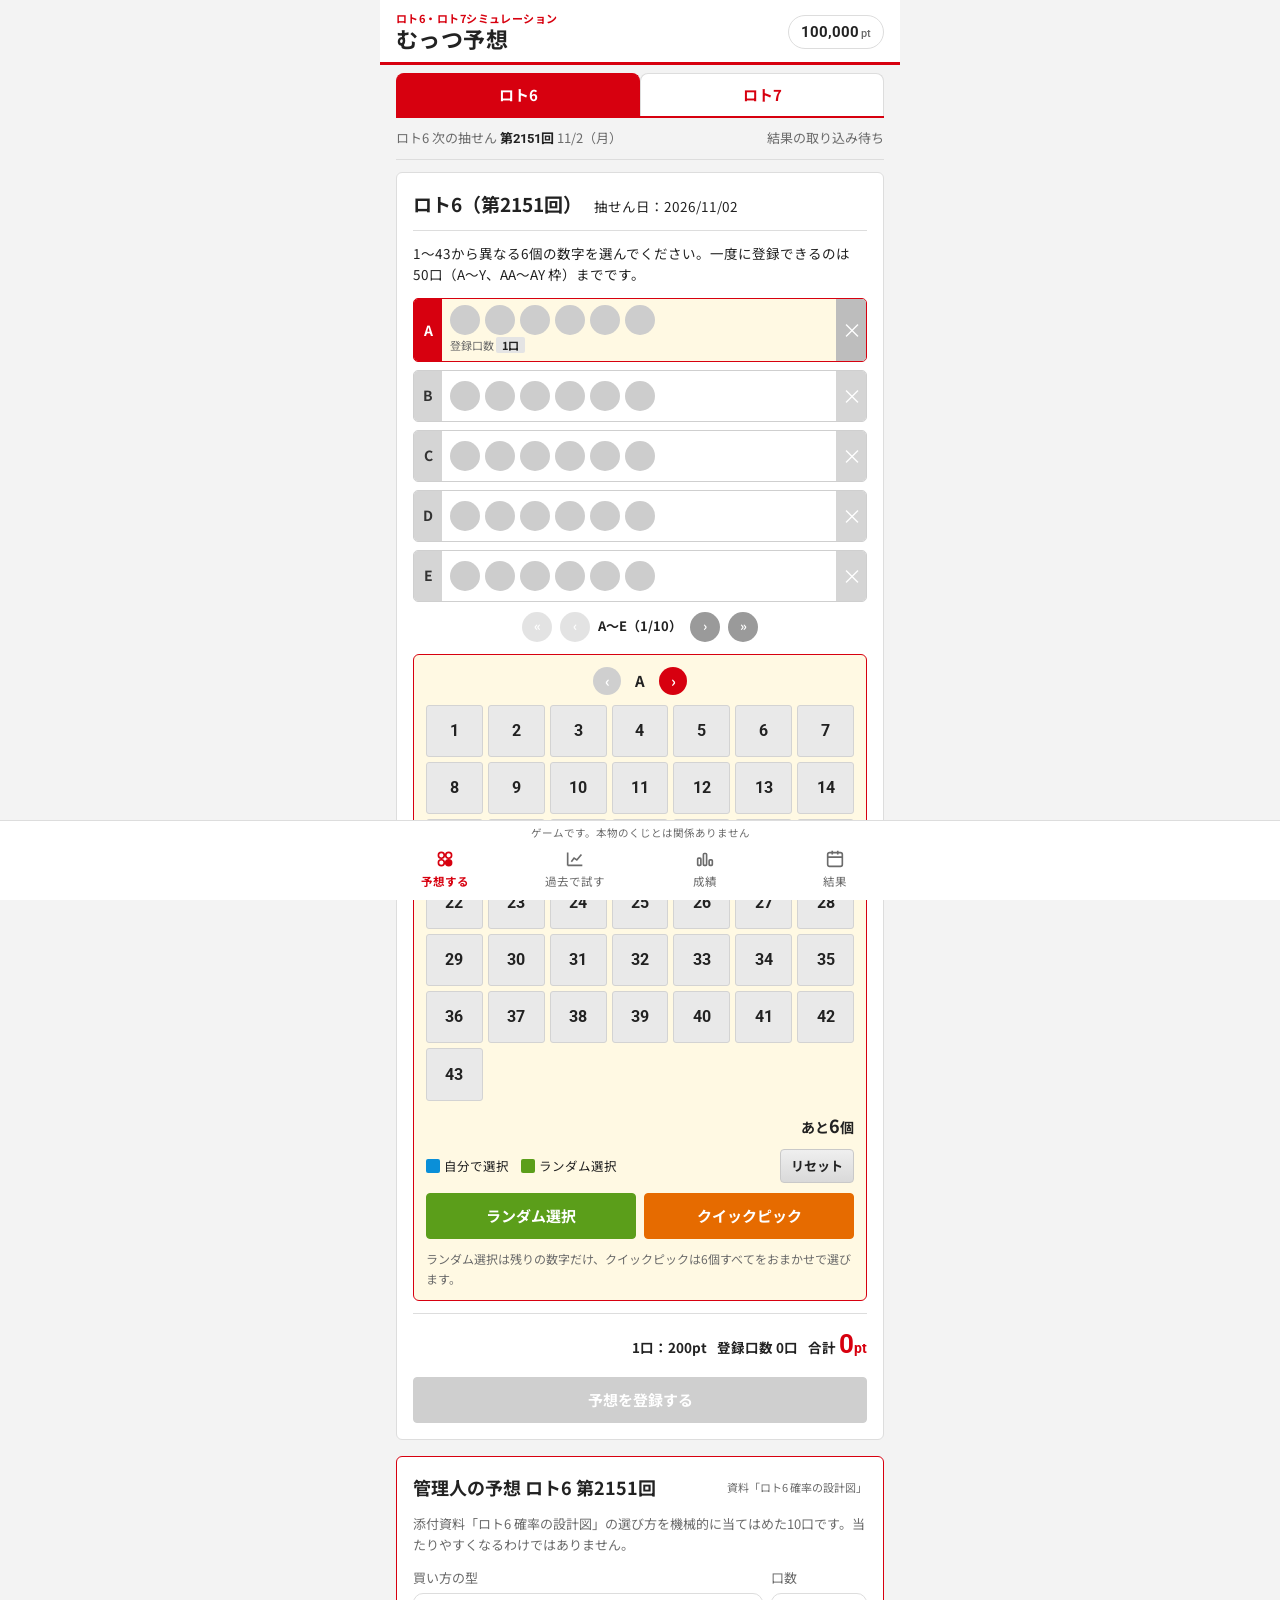
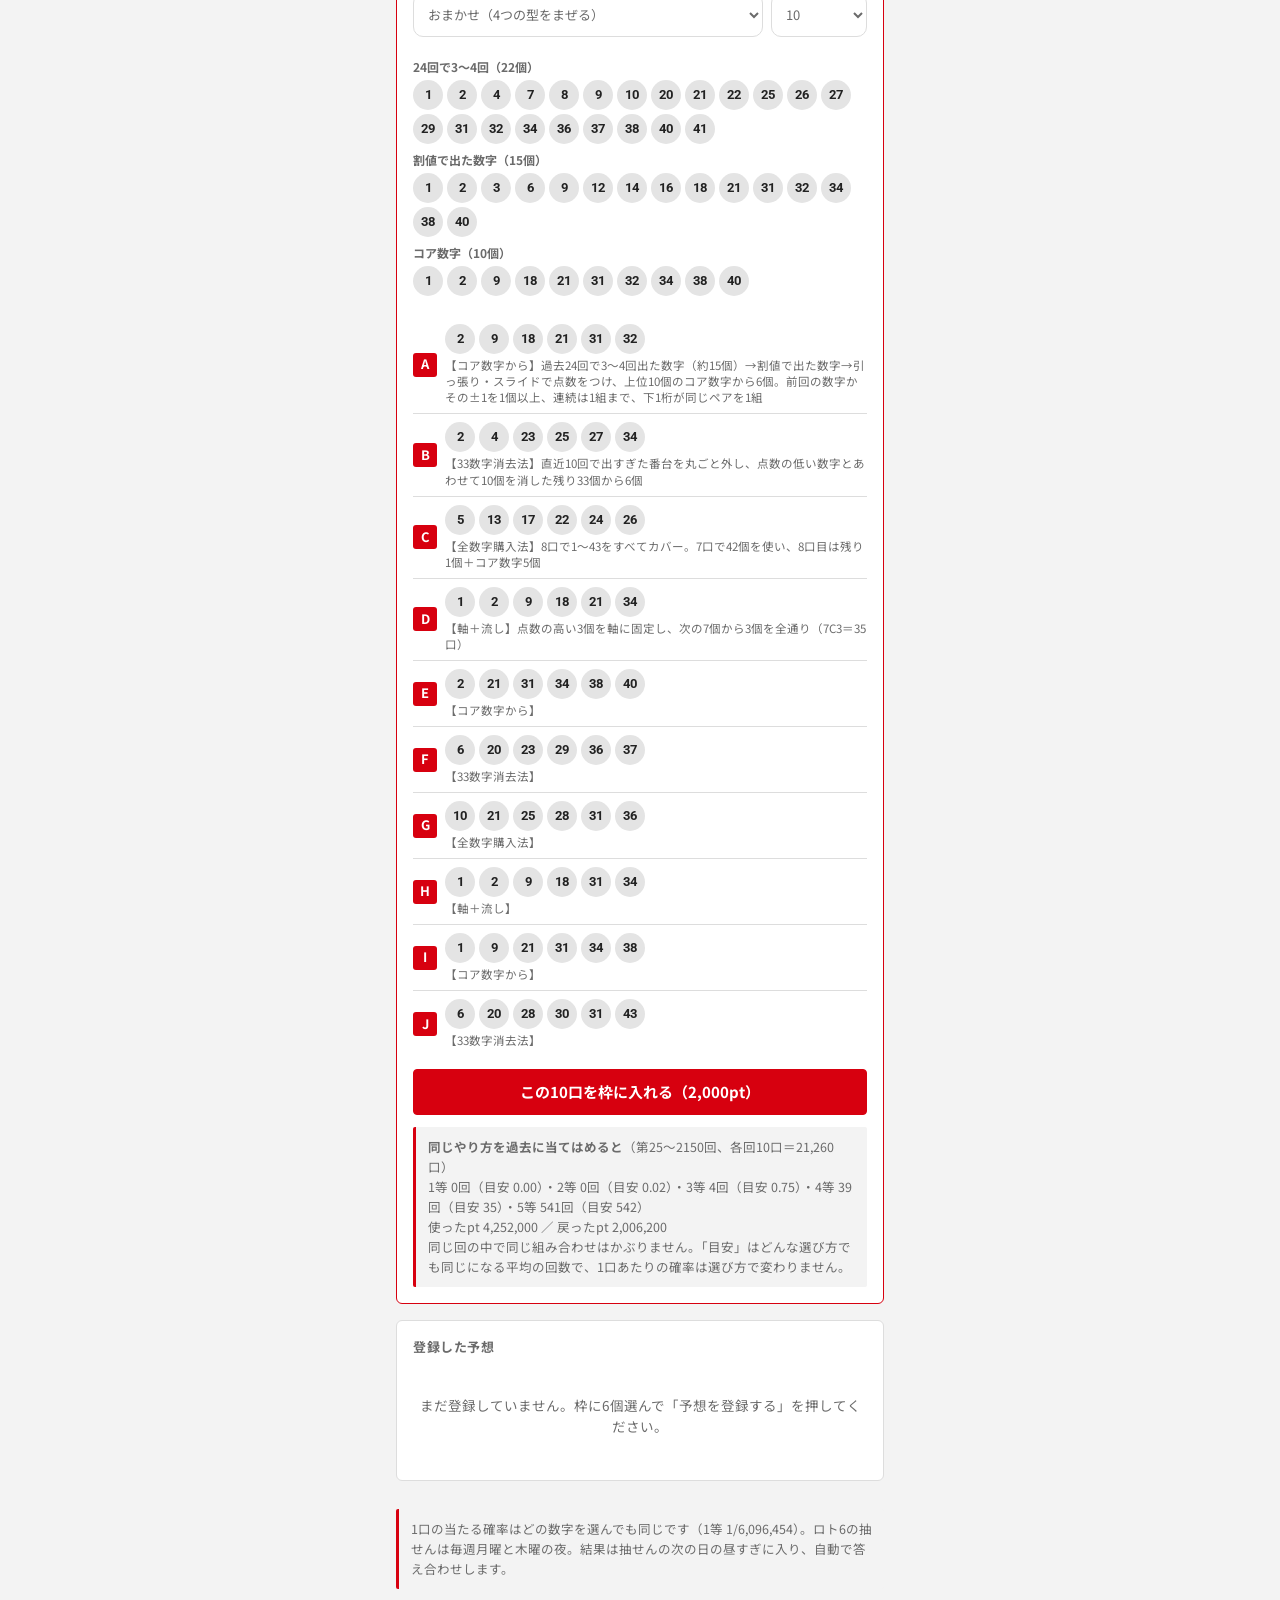
<file: muttsu-7aaba522a0/index.html>
<!DOCTYPE html>
<html lang="ja">
<head>
<meta charset="utf-8">
<meta name="robots" content="noindex,nofollow,noarchive">
<meta name="viewport" content="width=device-width, initial-scale=1, viewport-fit=cover">
<title>むっつ予想</title>
<link rel="preconnect" href="https://fonts.googleapis.com">
<link rel="preconnect" href="https://fonts.gstatic.com" crossorigin>
<link href="https://fonts.googleapis.com/css2?family=Noto+Sans+JP:wght@400;500;700&family=Roboto:wght@500;700&display=swap" rel="stylesheet">
<style>
:root{
  /* くじ購入画面風: 白い画面・赤の強調・クリーム色の数字パネル・灰色の四角い数字ボタン。左にA〜Y・AA〜AYの申込枠（5枠ずつ表示）、右（スマホでは下）に数字パネル */
  --bg:#F3F3F3; --surface:#FFFFFF; --ink:#222222; --muted:#6B6B6B; --line:#DDDDDD;
  --red:#D7000F; --red-soft:#FDECEC; --cream:#FFF9E3; --tile:#E9E9E9; --self:#0A8FD8; --rand:#5B9E1A; --orange:#E66B00; --gold:#E8B21E;
  --sheet:var(--red); --accent:var(--red); --accent-ink:#B0000C; --accent-soft:var(--red-soft); --good:#0A8FD8; --good-soft:#E3F2FB; --pencil:#333;
  --font-display:"Noto Sans JP",system-ui,sans-serif;
  --font-body:"Noto Sans JP",system-ui,-apple-system,"Hiragino Sans",sans-serif;
  --font-num:"Roboto","Noto Sans JP",system-ui,sans-serif;
  --r:6px;
  color-scheme:light;
}
*{box-sizing:border-box}
html,body{height:100%;margin:0}
body{background:var(--bg);color:var(--ink);font-family:var(--font-body);font-size:15px;line-height:1.6;-webkit-tap-highlight-color:transparent}
button,input,select{font:inherit;color:inherit}
.app{max-width:520px;margin:0 auto;min-height:100%;display:flex;flex-direction:column;padding:0 16px calc(118px + env(safe-area-inset-bottom))}
header{padding:calc(14px + env(safe-area-inset-top)) 0 8px;display:flex;align-items:flex-end;justify-content:space-between;gap:12px}
h1{font-family:var(--font-display);font-weight:600;font-size:26px;margin:0;letter-spacing:.01em;line-height:1.2}
h1 small{display:block;font-family:var(--font-body);font-size:11px;font-weight:500;color:var(--muted);letter-spacing:.04em}
h2{font-family:var(--font-display);font-weight:600;font-size:20px;margin:0;text-wrap:balance}
h3{font-size:13px;font-weight:700;color:var(--muted);margin:0;letter-spacing:.04em}
.pts{background:var(--surface);border:1px solid var(--line);border-radius:999px;padding:4px 12px;font-variant-numeric:tabular-nums;font-weight:700;white-space:nowrap}
.pts span{font-size:11px;color:var(--muted);font-weight:500;margin-left:2px}
.next{display:flex;justify-content:space-between;align-items:center;gap:8px;font-size:13px;color:var(--muted);padding:6px 0 12px;border-bottom:1px solid var(--line);margin-bottom:16px}
.next b{color:var(--ink);font-weight:700}
.view{display:none;flex-direction:column;gap:16px}
.view.on{display:flex}
.card{background:var(--surface);border:1px solid var(--line);border-radius:var(--r);padding:16px;display:flex;flex-direction:column;gap:12px}
.row{display:flex;gap:8px;align-items:center;flex-wrap:wrap}
.spread{justify-content:space-between}
.muted{color:var(--muted);font-size:13px}
.grid{display:grid;grid-template-columns:repeat(7,1fr);gap:6px}
.ball{aspect-ratio:1;border-radius:50%;border:1.5px solid var(--line);background:var(--surface);display:grid;place-items:center;font-weight:500;font-variant-numeric:tabular-nums;font-size:15px;cursor:pointer;transition:transform .08s,background .12s;padding:0;min-width:0}
.ball:active{transform:scale(.92)}
.ball.on{background:var(--accent);border-color:var(--accent);color:#fff;font-weight:700}
.ball:disabled{opacity:.35;cursor:default}
.picked{display:flex;gap:6px;min-height:40px;align-items:center}
.mini{width:36px;height:36px;border-radius:50%;display:grid;place-items:center;font-weight:700;font-variant-numeric:tabular-nums;font-size:14px;border:1.5px dashed var(--line);color:var(--muted);flex:none}
.mini.f{border:1.5px solid var(--accent);background:var(--accent-soft);color:var(--accent-ink)}
.mini.hit{background:var(--accent);border-color:var(--accent);color:#fff;border-style:solid}
.mini.bon{border:1.5px solid var(--good);color:var(--good);border-style:solid;background:var(--good-soft)}
.mini.plain{border:1.5px solid var(--line);color:var(--ink);border-style:solid}
.mini.sm{width:30px;height:30px;font-size:12.5px}
.btn{border:1px solid var(--line);background:var(--surface);border-radius:10px;padding:10px 14px;font-weight:500;cursor:pointer;min-height:44px}
.btn.primary{background:var(--accent);border-color:var(--accent);color:#fff;font-weight:700}
.btn.primary:disabled{opacity:.45;cursor:default}
.btn.ghost{background:transparent}
.btn.wide{flex:1}
.btn.small{min-height:34px;padding:4px 10px;font-size:13px}
.btn:focus-visible,.ball:focus-visible,.tab:focus-visible,select:focus-visible,input:focus-visible{outline:2px solid var(--accent-ink);outline-offset:2px}
.ticket{display:flex;align-items:center;gap:10px;padding:10px 0;border-top:1px solid var(--line)}
.ticket:first-child{border-top:0}
.ticket .nums{display:flex;gap:4px;flex-wrap:wrap;flex:1}
.pill{font-size:12px;font-weight:700;padding:2px 9px;border-radius:999px;white-space:nowrap;background:var(--bg);color:var(--muted);border:1px solid var(--line)}
.pill.win{background:var(--accent);color:#fff;border-color:var(--accent)}
.pill.wait{background:var(--good-soft);color:var(--good);border-color:transparent}
table{width:100%;border-collapse:collapse;font-variant-numeric:tabular-nums}
th,td{padding:8px 4px;text-align:right;border-bottom:1px solid var(--line);font-size:14px}
th:first-child,td:first-child{text-align:left}
th{font-size:12px;color:var(--muted);font-weight:500}
td.em{font-weight:700}
.tag{font-size:11px;color:var(--muted)}
.tiles{display:grid;grid-template-columns:repeat(3,1fr);gap:8px}
.tile{background:var(--bg);border-radius:10px;padding:10px;display:flex;flex-direction:column}
.tile b{font-family:var(--font-display);font-size:22px;font-weight:600;font-variant-numeric:tabular-nums;line-height:1.2}
.tile span{font-size:11.5px;color:var(--muted)}
label{font-size:13px;color:var(--muted);display:flex;flex-direction:column;gap:4px}
select,input[type=number],input[type=date],input[type=text]{background:var(--surface);border:1px solid var(--line);border-radius:10px;padding:9px 10px;min-height:44px;width:100%}
.check{flex-direction:row;align-items:center;gap:8px;color:var(--ink);font-size:14px;min-height:36px}
.check input{width:20px;height:20px;accent-color:var(--accent)}
.note{font-size:12.5px;color:var(--muted);background:var(--bg);border-radius:10px;padding:10px 12px;line-height:1.6}
.latest{display:flex;gap:6px;flex-wrap:wrap;align-items:center}
.latest .plus{color:var(--muted);font-size:13px;margin:0 2px}
.drawrow{display:flex;align-items:center;gap:10px;padding:8px 0;border-top:1px solid var(--line);font-size:13px}
.drawrow .meta{width:86px;flex:none;font-variant-numeric:tabular-nums}
.drawrow .meta b{display:block;font-size:14px}
.drawrow .nums{display:flex;gap:4px;flex-wrap:wrap}
.inputs7{display:grid;grid-template-columns:repeat(7,1fr);gap:6px}
.inputs7 input{padding:8px 2px;text-align:center}
.tabs{position:fixed;left:0;right:0;bottom:0;background:var(--surface);border-top:1px solid var(--line);padding:0 0 env(safe-area-inset-bottom);z-index:5}
.tabs .disc{text-align:center;font-size:10.5px;color:var(--muted);padding:4px 8px 0}
.tabs nav{max-width:520px;margin:0 auto;display:grid;grid-template-columns:repeat(4,1fr)}
.tab{background:none;border:0;padding:6px 0 10px;display:flex;flex-direction:column;align-items:center;gap:2px;font-size:11.5px;color:var(--muted);cursor:pointer;min-height:54px}
.tab svg{width:22px;height:22px}
.tab.on{color:var(--accent-ink);font-weight:700}
.toast{position:fixed;left:50%;bottom:calc(120px + env(safe-area-inset-bottom));transform:translateX(-50%) translateY(10px);background:var(--ink);color:var(--bg);padding:10px 16px;border-radius:12px;font-size:14px;opacity:0;transition:opacity .2s,transform .2s;pointer-events:none;z-index:9;max-width:90vw;text-align:center}
.toast.show{opacity:1;transform:translateX(-50%) translateY(0)}
.empty{color:var(--muted);font-size:13.5px;text-align:center;padding:12px 0}
.bar{height:6px;border-radius:3px;background:var(--bg);overflow:hidden}
.bar i{display:block;height:100%;background:var(--accent)}
.hint-ok{color:var(--good);font-weight:700}

/* ---- 購入画面風 ---- */
header{background:var(--surface);margin:0 -16px;padding:calc(12px + env(safe-area-inset-top)) 16px 10px;align-items:center;border-bottom:3px solid var(--red)}
h1{font-weight:700;font-size:22px;letter-spacing:.02em}
h1 small{color:var(--red);font-weight:700}
h2{font-family:var(--font-body);font-weight:700;font-size:18px}
.pts{font-family:var(--font-num)}
.next{padding:10px 0;margin-bottom:12px}
.next b{font-family:var(--font-num)}
.card{border-radius:var(--r)}
.buyhead{display:flex;align-items:baseline;gap:12px;flex-wrap:wrap;padding-bottom:10px;border-bottom:1px solid var(--line)}
.buyhead h2{font-size:19px}
.buyhead .d{font-size:13.5px;color:var(--ink)}
.lead{font-size:13.5px;margin:0}
.lines{display:flex;flex-direction:column;gap:8px}
.line{display:flex;align-items:stretch;border:1px solid #CFCFCF;border-radius:5px;background:var(--surface);cursor:pointer;min-height:52px;overflow:hidden;padding:0}
.line .lab{width:28px;flex:none;display:grid;place-items:center;background:#D5D5D5;color:#333;font-weight:700;font-size:14px}
.line .body{flex:1;display:flex;flex-direction:column;justify-content:center;gap:2px;padding:6px 8px}
.line .dots{display:flex;gap:5px}
.line .dot{width:30px;height:30px;border-radius:50%;background:#CDCDCD;display:grid;place-items:center;color:#fff;font-weight:700;font-family:var(--font-num);font-size:14px}
.line .dot.self{background:var(--self)}
.line .dot.rand{background:var(--rand)}
.line .x{width:30px;flex:none;display:grid;place-items:center;background:#D5D5D5;color:#fff;font-size:20px;border:0;cursor:pointer}
.line.on{border-color:var(--red);background:var(--cream)}
.line.on .lab{background:var(--red);color:#fff}
.line.on .x{background:#BDBDBD}
.line .sub{font-size:11px;color:var(--muted)}
.line .sub b{background:#E4E4E4;padding:0 6px;border-radius:2px;color:var(--ink);font-weight:700;margin-left:2px}
.panel{background:var(--cream);border:1px solid var(--red);border-radius:6px;padding:12px;display:flex;flex-direction:column;gap:10px}
.pnav{display:flex;justify-content:center;align-items:center;gap:14px;font-weight:700}
.pnav button{width:28px;height:28px;border-radius:50%;border:0;background:var(--red);color:#fff;font-weight:700;cursor:pointer;display:grid;place-items:center;padding:0}
.pnav button:disabled{background:#CFCFCF;cursor:default}
.grid{grid-template-columns:repeat(7,1fr);gap:5px}
.ball{aspect-ratio:1/0.92;border-radius:3px;border:1px solid #D3D3D3;background:var(--tile);color:#222;font-family:var(--font-num);font-weight:700;font-size:16px;height:auto}
.ball.on{background:var(--self);border-color:var(--self);color:#fff;background-image:none}
.ball.on.rand{background:var(--rand);border-color:var(--rand)}
.ball:disabled{opacity:.45}
.remain{text-align:right;font-weight:700;font-size:14px}
.remain b{font-size:18px}
.legend{display:flex;gap:12px;font-size:12.5px;align-items:center}
.legend i{display:inline-block;width:14px;height:14px;border-radius:2px;margin-right:4px;vertical-align:-2px}
.pbtns{display:grid;grid-template-columns:1fr 1fr;gap:8px}
.btn{border-radius:4px}
.btn.green{background:var(--rand);border-color:var(--rand);color:#fff;font-weight:700}
.btn.orange{background:var(--orange);border-color:var(--orange);color:#fff;font-weight:700}
.btn.gray{background:linear-gradient(#EFEFEF,#D9D9D9);border-color:#C9C9C9;font-weight:700}
.btn.primary{background:var(--red);border-color:var(--red)}
.btn.primary:disabled{background:#CFCFCF;border-color:#CFCFCF;opacity:1}
.total{display:flex;justify-content:flex-end;align-items:baseline;gap:10px;font-size:13.5px;font-weight:700;flex-wrap:wrap;border-top:1px solid var(--line);padding-top:10px}
.total .sum{color:var(--red);font-size:26px;font-family:var(--font-num)}
.total .sum small{font-size:14px}
.mini{font-family:var(--font-num)}
.mini.hit,.latest .mini{border:0;color:#fff;background:var(--red)}
.mini.bon{border:0;color:#fff;background:var(--orange)}
.latest .mini{width:40px;height:40px;font-size:16px}
.latest .plus{font-weight:700;color:var(--orange)}
.mini.plain{border:0;background:#E4E4E4;color:var(--ink)}
.ticket{gap:10px}
.ticket .mini.sm{width:28px;height:28px}
.pill.win{background:var(--red);border-color:var(--red)}
.tile b{font-family:var(--font-num);font-weight:700}
th{background:#F0F0F0;color:#444;font-weight:700}
.tabs{border-top:1px solid var(--line)}
.tab.on{color:var(--red)}
.note{border-left:3px solid var(--red);border-radius:2px}
.tierrules td{font-size:13px}
.admin{border:1px solid var(--red)}
.pager{display:flex;align-items:center;justify-content:center;gap:8px;font-size:13px;font-weight:700;flex-wrap:wrap;padding-top:2px}
.pgb{width:30px;height:30px;border-radius:50%;border:0;background:#C9C9C9;color:#fff;font-weight:700;cursor:pointer;padding:0}
.pgb:not(:disabled){background:#9A9A9A}
.pgb:disabled{opacity:.5;cursor:default}
.aline{display:flex;align-items:center;gap:8px;padding:8px 0;border-top:1px solid var(--line)}
.aline:first-child{border-top:0}
.aline .lab{width:24px;height:24px;flex:none;display:grid;place-items:center;background:var(--red);color:#fff;font-weight:700;border-radius:3px;font-size:13px}
.aline .info{flex:1;display:flex;flex-direction:column;gap:3px;min-width:0}
.aline .rule{font-size:11.5px;color:var(--muted);line-height:1.4}
.aline .nums{display:flex;gap:4px;flex-wrap:wrap}
.tierrules td:nth-child(2),.tierrules th:nth-child(2){text-align:left}
.gsw{display:flex;margin:8px 0 0;border-bottom:2px solid var(--red)}
.gbtn{flex:1;appearance:none;border:1px solid var(--line,#ddd);border-bottom:0;background:#fff;color:var(--red);font-weight:700;font-size:15px;padding:9px 0;cursor:pointer;border-radius:8px 8px 0 0}
.gbtn.on{background:var(--red);color:#fff;border-color:var(--red)}
.ainfo{display:flex;flex-direction:column;gap:6px;margin:8px 0}
.arow{display:flex;flex-direction:column;gap:4px;align-items:stretch}
.alab{font-size:12px;color:var(--muted);font-weight:700}
.arow .nums{display:flex;gap:4px;flex-wrap:wrap}
.line .dots.seven{gap:3px}
.line .dots.seven .dot{width:26px;height:26px;font-size:12.5px}
@media (prefers-reduced-motion:reduce){*{transition:none!important}}
</style>
</head>
<body>
<div class="app">
  <header>
    <h1><small>ロト6・ロト7シミュレーション</small>むっつ予想</h1>
    <div class="pts" id="pts" aria-live="polite">0<span>pt</span></div>
  </header>
  <div class="gsw" role="tablist" aria-label="くじの種類">
    <button class="gbtn on" role="tab" data-g="6">ロト6</button>
    <button class="gbtn" role="tab" data-g="7">ロト7</button>
  </div>
  <div class="next" id="nextLine">読み込み中…</div>

  <!-- 予想する -->
  <section class="view on" id="v-pick" aria-label="予想する">
    <div class="card">
      <div class="buyhead"><h2 id="pickTitle">ロト6</h2><span class="d" id="pickDate"></span></div>
      <p class="lead" id="pickLead"></p>
      <div class="lines" id="lines"></div>
      <div class="panel">
        <div class="pnav"><button id="prevLine" aria-label="前の枠">‹</button><span id="curLab">A</span><button id="nextLineBtn" aria-label="次の枠">›</button></div>
        <div class="grid" id="grid"></div>
        <div class="remain" id="pickCount"></div>
        <div class="row spread"><div class="legend"><span><i style="background:var(--self)"></i>自分で選択</span><span><i style="background:var(--rand)"></i>ランダム選択</span></div><button class="btn gray small" id="btnClear">リセット</button></div>
        <div class="pbtns"><button class="btn green" id="btnRand">ランダム選択</button><button class="btn orange" id="btnQuick">クイックピック</button></div>
        <p class="muted" style="margin:0;font-size:12px" id="randNote"></p>
      </div>
      <div class="total"><span id="costLabel"></span><span>登録口数 <span id="lineCount">0</span>口</span><span>合計 <span class="sum" id="sumPt">0<small>pt</small></span></span></div>
      <button class="btn primary" id="btnBuy" disabled>予想を登録する</button>
    </div>
    <div class="card admin">
      <div class="row spread"><h2 id="adminTitle">管理人の予想</h2><span class="tag" id="adminSrc"></span></div>
      <p class="muted" style="margin:0" id="adminLead"></p>
      <div class="row" style="flex-wrap:nowrap">
        <label for="adminFmt" style="flex:1">買い方の型
          <select id="adminFmt"></select></label>
        <label for="adminCount" style="width:96px">口数
          <select id="adminCount"><option>5</option><option>10</option><option>20</option><option>30</option><option>50</option></select></label>
      </div>
      <div id="adminInfo" class="ainfo"></div>
      <div id="adminLines"></div>
      <button class="btn primary" id="btnAdmin">この予想を枠に入れる</button>
      <div id="adminRecord" class="note"></div>
    </div>
    <div class="card">
      <div class="row spread"><h3>登録した予想</h3><span class="muted" id="openInfo"></span></div>
      <div id="openList"></div>
    </div>
    <p class="note" id="pickNote"></p>
  </section>

  <!-- 過去で試す -->
  <section class="view" id="v-test" aria-label="過去で試す">
    <div class="card">
      <h2 id="testTitle">選び方を過去の回で試す</h2>
      <label for="strat">選び方
        <select id="strat">
          <option value="random">毎回おまかせ（ランダム）</option>
          <option value="birthday">誕生日の数字だけ（1〜31）</option>
          <option value="avoidPrev">前回の数字を外す</option>
          <option value="pullPrev1">前回の数字を1個入れる</option>
          <option value="pullPrev2">前回の数字を2個入れる</option>
          <option value="hot">直近24回でよく出た数字から</option>
          <option value="cold">直近24回であまり出ていない数字から</option>
          <option value="fixed">いつも同じ数字</option>
          <option value="admin">管理人の予想（いま選んでいる型）</option>
        </select>
      </label>
      <div id="fixedBox" style="display:none" class="row">
        <label for="fixedNums" style="flex:1" id="fixedLabel">いつも使う数字（カンマ区切り）
          <input type="text" id="fixedNums" inputmode="numeric">
        </label>
      </div>
      <div id="condBox">
        <h3 style="margin-bottom:4px">追加の条件</h3>
        <label class="check"><input type="checkbox" id="cConsec">連続する数字は1組まで</label>
        <label class="check"><input type="checkbox" id="cDigit">下1桁が同じペアを1組以上入れる</label>
        <label class="check"><input type="checkbox" id="cOdd"><span id="oddLabel">奇数と偶数を半分ずつにする</span></label>
      </div>
      <div class="row" style="flex-wrap:nowrap">
        <label for="range" style="flex:1">試す範囲
          <select id="range">
            <option value="all">全部の回</option>
            <option value="500">直近500回</option>
            <option value="100">直近100回</option>
          </select>
        </label>
        <label for="perRound" style="width:96px">1回あたり
          <select id="perRound"><option>1</option><option>2</option><option>3</option><option>5</option><option>10</option><option>20</option><option>50</option></select>
        </label>
        <label for="seed" style="width:96px">乱数の種
          <input type="number" id="seed" inputmode="numeric">
        </label>
      </div>
      <button class="btn primary" id="btnRun">この選び方で試す</button>
    </div>
    <div class="card" id="testOut"><p class="empty">選び方を決めて「この選び方で試す」を押すと、何等が何回出たかがここに出ます。</p></div>
  </section>

  <!-- 成績 -->
  <section class="view" id="v-stats" aria-label="成績">
    <div class="card">
      <h2 id="statsTitle">あなたの成績</h2>
      <div class="tiles" id="tiles"></div>
      <table id="tierTable"></table>
      <div class="row spread"><span class="muted" id="syncNote"></span><button class="btn small" id="btnRefill">ポイントを補充</button></div>
    </div>
    <div class="card">
      <h3>答え合わせ済みの予想</h3>
      <div id="doneList"></div>
    </div>
    <div class="card">
      <h3>過去で試した記録</h3>
      <div id="btHist"></div>
    </div>
  </section>

  <!-- 結果 -->
  <section class="view" id="v-res" aria-label="結果">
    <div class="card">
      <div class="row spread"><h2 id="latestTitle">最新の当せん番号</h2><span class="tag" id="latestSrc"></span></div>
      <div class="latest" id="latestNums"></div>
      <div class="muted" id="latestDate"></div>
    </div>
    <div class="card">
      <h3>等級と当せん条件</h3>
      <table class="tierrules" id="tierRules"></table>
    </div>
    <div class="card" id="manualCard">
      <h3>結果を手で入れる</h3>
      <p class="muted" style="margin:0" id="manualHint">自動で取り込めなかった回は、ここで入れられます。</p>
      <div class="row" style="flex-wrap:nowrap">
        <label for="mRound" style="width:110px">回
          <input type="number" id="mRound" inputmode="numeric">
        </label>
        <label for="mDate" style="flex:1">抽せん日
          <input type="date" id="mDate">
        </label>
      </div>
      <div>
        <div class="muted" style="margin-bottom:4px" id="mLabel"></div>
        <div class="inputs7" id="mNums"></div>
      </div>
      <button class="btn primary" id="btnManual">この結果を保存</button>
    </div>
    <div class="card">
      <div class="row spread"><h3>過去の当せん番号</h3>
        <label for="findRound" class="row" style="flex-direction:row;gap:6px;align-items:center">回で探す<input type="number" id="findRound" inputmode="numeric" style="width:90px;min-height:36px;padding:4px 8px"></label>
      </div>
      <div id="drawList"></div>
      <button class="btn small" id="btnMore">もっと見る</button>
    </div>
    <p class="note" id="resNote"></p>
  </section>
</div>

<div class="tabs">
  <div class="disc">ゲームです。本物のくじとは関係ありません</div>
  <nav>
    <button class="tab on" data-v="pick"><svg viewBox="0 0 24 24" fill="none" stroke="currentColor" stroke-width="1.8"><circle cx="8" cy="8" r="3.2"/><circle cx="16" cy="8" r="3.2"/><circle cx="8" cy="16" r="3.2"/><circle cx="16" cy="16" r="3.2" fill="currentColor"/></svg>予想する</button>
    <button class="tab" data-v="test"><svg viewBox="0 0 24 24" fill="none" stroke="currentColor" stroke-width="1.8"><path d="M4 19V5M4 19h16"/><path d="M8 15l3-4 3 2 5-6"/></svg>過去で試す</button>
    <button class="tab" data-v="stats"><svg viewBox="0 0 24 24" fill="none" stroke="currentColor" stroke-width="1.8"><rect x="4" y="11" width="3.5" height="8" rx="1"/><rect x="10.25" y="6" width="3.5" height="13" rx="1"/><rect x="16.5" y="13" width="3.5" height="6" rx="1"/></svg>成績</button>
    <button class="tab" data-v="res"><svg viewBox="0 0 24 24" fill="none" stroke="currentColor" stroke-width="1.8"><rect x="4" y="5" width="16" height="15" rx="2"/><path d="M4 10h16M9 3v4M15 3v4"/></svg>結果</button>
  </nav>
</div>
<div class="toast" id="toast" role="status"></div>

<script>
"use strict";
/* ---------- くじの設定 ---------- */
const START_PTS = 100000;
const MAX_PER_ROUND = 50, SLOTS = 50, PAGE = 5;
function C(n,k){ let r=1; for(let i=0;i<k;i++) r=r*(n-i)/(i+1); return Math.round(r); }
const GAMES = {
  "6": { id:"6", name:"ロト6", max:43, pick:6, nb:1, cost:200, days:[1,4], dayTxt:"月曜と木曜", col:"draws", raw:"1,20001005,2,8,10,13,27,30,39;2,20001012,1,9,16,20,21,43,5;3,20001019,1,5,15,31,36,38,13;4,20001026,16,18,26,27,34,40,13;5,20001102,9,15,21,23,27,28,43;6,20001109,6,12,23,25,28,38,22;7,20001116,7,19,21,23,33,35,26;8,20001123,11,16,18,20,42,43,28;9,20001130,11,19,23,38,39,42,15;10,20001207,1,3,19,21,35,39,26;11,20001214,12,26,32,37,40,42,16;12,20001221,14,17,27,28,35,39,22;13,20001228,13,29,31,37,41,42,17;14,20010104,2,8,11,35,37,38,43;15,20010111,4,6,11,20,21,28,36;16,20010118,5,12,13,29,34,35,30;17,20010125,14,20,25,34,35,36,11;18,20010201,6,16,18,27,36,41,33;19,20010208,4,8,12,30,33,43,14;20,20010215,7,29,33,35,37,39,19;21,20010222,5,7,13,19,38,41,42;22,20010301,8,12,16,19,20,35,41;23,20010308,7,10,28,32,33,40,13;24,20010315,15,18,19,30,36,38,13;25,20010322,11,32,34,37,40,43,8;26,20010329,3,4,11,12,13,43,22;27,20010405,4,8,20,30,33,38,10;28,20010412,6,11,15,20,31,41,7;29,20010419,8,12,20,35,37,40,33;30,20010426,4,16,17,19,26,37,8;31,20010503,7,18,22,25,28,43,4;32,20010510,3,6,7,23,29,41,33;33,20010517,8,17,22,25,29,41,13;34,20010524,2,20,25,30,37,40,10;35,20010531,3,5,13,30,32,41,28;36,20010607,1,16,20,23,30,40,17;37,20010614,3,5,9,17,21,41,26;38,20010621,2,9,26,27,34,43,42;39,20010628,10,18,22,25,39,42,17;40,20010705,5,17,25,34,38,39,2;41,20010712,18,21,27,33,36,38,23;42,20010719,4,15,21,24,33,37,9;43,20010726,1,2,3,15,24,26,27;44,20010802,3,16,24,31,34,42,36;45,20010809,7,9,28,32,36,38,8;46,20010816,11,14,21,24,25,42,41;47,20010823,3,11,14,25,27,31,22;48,20010830,2,5,28,30,33,40,26;49,20010906,2,13,21,31,32,41,35;50,20010913,5,13,15,25,27,39,40;51,20010920,7,15,24,37,38,41,34;52,20010927,1,16,24,25,36,42,21;53,20011004,2,15,23,37,40,43,25;54,20011011,14,25,26,31,37,42,7;55,20011018,11,12,13,14,37,39,28;56,20011025,10,13,25,31,32,42,40;57,20011101,2,14,22,27,35,42,34;58,20011108,4,8,9,13,16,25,28;59,20011115,9,15,17,30,32,41,31;60,20011122,20,21,23,28,30,42,29;61,20011129,4,8,22,25,27,28,6;62,20011206,2,3,9,12,15,30,42;63,20011213,11,16,20,28,34,40,22;64,20011220,2,14,19,22,32,41,9;65,20011227,2,10,22,23,31,43,28;66,20020110,7,15,17,30,33,35,14;67,20020117,1,4,6,11,18,25,3;68,20020124,16,23,30,35,37,39,38;69,20020131,1,9,31,35,40,41,14;70,20020207,6,11,20,23,24,31,17;71,20020214,1,10,11,13,19,20,3;72,20020221,10,12,24,29,33,37,34;73,20020228,1,6,15,19,27,36,25;74,20020307,3,14,27,28,40,43,39;75,20020314,2,4,9,19,23,31,18;76,20020321,1,10,12,16,20,35,29;77,20020328,5,10,15,28,37,38,13;78,20020404,5,14,23,32,33,43,37;79,20020411,20,22,27,32,36,43,23;80,20020418,1,4,12,16,19,34,18;81,20020425,1,11,15,23,26,27,41;82,20020502,10,12,19,25,26,39,28;83,20020509,1,16,21,28,35,37,30;84,20020516,17,19,26,28,35,37,40;85,20020523,5,13,18,22,23,32,28;86,20020530,3,7,16,24,29,36,26;87,20020606,3,8,12,36,39,41,10;88,20020613,5,6,8,20,21,26,30;89,20020620,3,13,23,30,35,43,21;90,20020627,13,15,17,18,30,32,9;91,20020704,13,15,17,26,41,43,6;92,20020711,5,17,20,24,28,40,16;93,20020718,10,23,33,36,37,41,28;94,20020725,11,16,17,18,29,40,9;95,20020801,2,3,12,15,25,27,33;96,20020808,1,13,15,34,36,43,37;97,20020815,4,10,17,34,35,42,43;98,20020822,7,16,34,37,38,39,8;99,20020829,5,9,12,28,29,39,27;100,20020905,6,8,11,14,31,33,23;101,20020912,21,27,29,30,36,40,23;102,20020919,4,5,18,27,35,36,41;103,20020926,1,16,17,27,29,34,39;104,20021003,1,11,17,26,28,35,12;105,20021010,1,9,14,22,25,34,18;106,20021017,8,11,21,22,25,27,26;107,20021024,4,5,11,12,28,32,37;108,20021031,9,22,23,25,34,37,8;109,20021107,2,5,12,18,30,41,24;110,20021114,5,6,8,19,37,41,9;111,20021121,11,15,21,31,32,43,24;112,20021128,16,18,23,25,29,30,41;113,20021205,3,17,27,29,30,42,6;114,20021212,7,13,14,29,38,42,9;115,20021219,8,9,11,27,37,39,18;116,20021226,8,10,15,16,26,31,42;117,20030109,5,7,19,20,38,43,4;118,20030116,9,13,21,30,32,37,20;119,20030123,3,4,11,12,15,30,17;120,20030130,15,18,22,25,36,40,14;121,20030206,3,8,10,22,28,41,35;122,20030213,19,20,21,25,33,42,41;123,20030220,14,21,26,28,29,31,8;124,20030227,4,17,23,30,39,40,28;125,20030306,11,15,19,30,36,41,10;126,20030313,5,6,9,10,21,38,20;127,20030320,14,16,21,26,37,40,3;128,20030327,6,10,18,20,29,39,21;129,20030403,6,18,25,26,30,42,24;130,20030410,22,30,31,34,38,39,2;131,20030417,6,30,33,34,40,43,1;132,20030424,3,18,23,31,32,37,1;133,20030501,17,24,26,35,40,41,16;134,20030508,2,6,11,14,18,19,21;135,20030515,7,13,30,33,35,36,11;136,20030522,3,13,26,31,32,39,1;137,20030529,10,13,20,22,25,42,14;138,20030605,7,9,10,16,23,29,18;139,20030612,10,21,22,28,37,41,12;140,20030619,17,19,29,37,39,40,10;141,20030626,8,9,14,24,32,39,30;142,20030703,2,16,22,27,29,39,38;143,20030710,17,21,22,27,33,41,43;144,20030717,1,16,19,33,38,41,43;145,20030724,1,4,10,21,23,38,7;146,20030731,7,17,27,36,37,39,4;147,20030807,16,18,20,29,30,38,27;148,20030814,3,16,18,20,28,29,9;149,20030821,8,9,13,20,33,37,19;150,20030828,10,11,18,20,31,43,27;151,20030904,3,8,17,25,28,32,27;152,20030911,4,8,12,16,31,33,17;153,20030918,4,7,8,12,25,26,41;154,20030925,7,9,18,26,27,38,14;155,20031002,5,6,7,18,22,27,41;156,20031009,6,20,22,29,30,35,39;157,20031016,5,8,17,19,25,27,21;158,20031023,1,6,12,35,37,38,30;159,20031030,12,23,30,31,38,42,6;160,20031106,4,10,20,30,31,32,26;161,20031113,23,26,28,33,38,42,8;162,20031120,3,22,25,30,33,37,35;163,20031127,2,3,11,17,24,34,28;164,20031204,1,2,13,14,35,38,32;165,20031211,9,11,16,21,25,36,10;166,20031218,14,18,20,28,34,38,17;167,20031225,10,14,17,19,29,42,2;168,20040108,1,6,31,32,36,39,42;169,20040115,3,15,17,19,26,36,39;170,20040122,10,12,15,17,30,31,6;171,20040129,5,6,17,23,32,33,39;172,20040205,10,11,22,23,33,34,27;173,20040212,6,10,22,30,31,35,18;174,20040219,2,9,16,36,38,42,6;175,20040226,2,3,10,22,28,40,43;176,20040304,8,19,25,31,34,37,30;177,20040311,6,18,19,30,36,41,27;178,20040318,10,22,27,30,36,39,4;179,20040325,3,6,11,13,15,16,23;180,20040401,4,10,11,12,20,36,28;181,20040408,1,2,7,21,29,30,23;182,20040415,22,23,28,37,40,43,30;183,20040422,14,29,31,36,38,40,33;184,20040429,5,7,23,31,39,42,19;185,20040506,8,13,14,18,35,41,33;186,20040513,7,16,18,33,36,41,4;187,20040520,12,21,22,27,39,40,25;188,20040527,3,8,18,25,26,39,38;189,20040603,3,32,35,36,39,40,5;190,20040610,17,23,30,31,39,43,42;191,20040617,4,7,25,27,34,43,35;192,20040624,3,7,19,27,39,41,10;193,20040701,3,4,18,31,40,43,22;194,20040708,4,11,12,21,36,38,37;195,20040715,5,10,12,22,26,41,19;196,20040722,4,5,11,16,30,33,14;197,20040729,9,10,17,22,28,30,19;198,20040805,4,5,6,17,20,42,10;199,20040812,3,14,24,25,33,36,41;200,20040819,4,7,11,19,25,28,2;201,20040826,10,13,16,17,24,39,43;202,20040902,9,18,26,28,33,40,10;203,20040909,12,18,20,27,35,37,39;204,20040916,2,17,20,25,39,42,30;205,20040923,4,7,9,16,18,34,26;206,20040930,1,3,16,22,41,43,13;207,20041007,17,21,23,30,31,34,5;208,20041014,18,24,29,32,35,39,23;209,20041021,8,27,30,35,40,41,9;210,20041028,1,6,21,22,37,40,19;211,20041104,10,14,23,26,33,36,24;212,20041111,1,11,17,32,35,39,20;213,20041118,4,7,18,26,29,43,8;214,20041125,4,7,9,11,20,36,32;215,20041202,1,4,13,18,22,31,30;216,20041209,9,21,29,33,35,41,27;217,20041216,8,19,23,27,29,39,28;218,20041223,8,10,18,22,31,36,4;219,20041230,27,28,29,34,35,39,33;220,20050106,23,25,26,29,33,37,40;221,20050113,8,27,30,31,38,42,13;222,20050120,4,14,15,22,29,31,20;223,20050127,7,9,19,26,30,32,3;224,20050203,12,17,18,19,30,35,13;225,20050210,9,11,21,31,35,38,13;226,20050217,8,26,36,40,42,43,21;227,20050224,6,13,17,29,32,36,35;228,20050303,5,8,17,26,36,39,34;229,20050310,8,16,21,24,27,36,20;230,20050317,4,9,18,31,36,42,34;231,20050324,1,4,6,16,18,43,41;232,20050331,1,5,7,26,39,43,32;233,20050407,6,18,26,40,41,42,9;234,20050414,11,17,24,26,27,30,19;235,20050421,6,21,23,24,28,39,38;236,20050428,1,8,9,14,34,38,4;237,20050505,1,3,11,13,27,37,30;238,20050512,5,10,15,20,33,37,30;239,20050519,4,9,18,30,31,40,24;240,20050526,11,15,26,31,36,39,12;241,20050602,8,14,27,33,36,40,20;242,20050609,1,10,13,22,29,32,38;243,20050616,5,34,35,38,42,43,8;244,20050623,11,12,30,36,38,39,37;245,20050630,3,6,18,24,28,36,21;246,20050707,16,28,32,34,39,42,38;247,20050714,8,16,30,32,34,39,13;248,20050721,11,32,35,36,39,41,6;249,20050728,1,3,17,23,33,35,18;250,20050804,3,8,9,13,22,42,11;251,20050811,2,12,19,25,29,36,26;252,20050818,2,6,13,22,32,33,12;253,20050825,15,16,19,22,36,43,13;254,20050901,12,13,22,23,25,29,40;255,20050908,6,7,12,17,34,42,8;256,20050915,15,17,18,28,30,37,40;257,20050922,7,15,29,30,39,40,11;258,20050929,3,15,16,17,25,31,40;259,20051006,1,12,15,23,34,42,27;260,20051013,11,15,21,31,37,41,30;261,20051020,6,17,18,21,35,41,32;262,20051027,5,7,11,19,21,25,27;263,20051103,1,5,13,22,39,41,4;264,20051110,2,5,6,8,20,27,43;265,20051117,2,3,16,22,23,28,40;266,20051124,11,15,18,24,30,39,7;267,20051201,3,5,8,22,35,38,41;268,20051208,3,6,8,14,24,36,15;269,20051215,1,10,13,15,21,23,36;270,20051222,17,19,21,29,33,38,30;271,20051229,9,10,19,25,40,41,8;272,20060105,7,12,13,20,23,26,41;273,20060112,4,18,20,21,29,40,37;274,20060119,4,5,14,27,31,39,6;275,20060126,4,13,15,31,33,40,8;276,20060202,6,11,27,30,33,36,34;277,20060209,7,9,18,20,30,38,23;278,20060216,9,13,14,17,22,38,33;279,20060223,7,11,12,23,30,43,27;280,20060302,6,12,26,37,38,39,25;281,20060309,3,9,10,11,19,35,30;282,20060316,1,9,17,31,41,43,23;283,20060323,6,9,16,22,27,37,36;284,20060330,20,26,30,33,35,38,4;285,20060406,1,3,9,14,16,29,37;286,20060413,10,11,14,28,31,41,3;287,20060420,1,5,18,34,35,39,7;288,20060427,3,4,11,25,28,33,35;289,20060504,7,9,12,17,34,38,3;290,20060511,11,13,15,17,22,43,8;291,20060518,10,15,20,28,41,43,19;292,20060525,7,14,27,31,34,39,40;293,20060601,6,8,15,17,36,43,38;294,20060608,2,5,13,14,17,20,21;295,20060615,9,12,18,20,37,43,5;296,20060622,4,19,27,30,31,37,10;297,20060629,6,8,9,20,38,40,2;298,20060706,12,25,29,31,35,40,26;299,20060713,2,4,5,17,35,41,18;300,20060720,4,7,29,33,36,39,9;301,20060727,4,5,6,9,10,11,33;302,20060803,2,4,13,23,38,40,24;303,20060810,4,24,31,35,37,39,13;304,20060817,3,7,8,15,17,31,27;305,20060824,1,2,5,23,31,34,43;306,20060831,1,20,25,28,31,42,2;307,20060907,1,7,11,32,33,40,27;308,20060914,3,13,18,20,23,28,35;309,20060921,1,4,26,36,41,42,9;310,20060928,3,4,5,18,28,37,26;311,20061005,1,16,22,36,37,42,34;312,20061012,2,17,22,29,38,42,16;313,20061019,1,19,21,31,32,40,33;314,20061026,3,8,14,30,38,43,6;315,20061102,1,2,17,24,40,41,31;316,20061109,3,4,20,30,40,41,31;317,20061116,7,8,15,30,35,36,40;318,20061123,2,7,13,16,36,37,41;319,20061130,15,20,23,28,37,40,17;320,20061207,1,5,25,27,38,41,9;321,20061214,21,29,31,36,38,41,10;322,20061221,18,19,22,25,35,42,36;323,20061228,9,11,21,23,33,39,26;324,20070104,5,13,27,37,39,41,36;325,20070111,6,7,18,29,33,39,43;326,20070118,1,7,9,14,23,43,19;327,20070125,6,12,14,28,31,36,35;328,20070201,3,7,10,12,19,36,35;329,20070208,6,8,15,17,39,40,37;330,20070215,5,12,16,19,28,39,34;331,20070222,2,8,17,24,32,38,35;332,20070301,7,8,16,24,26,34,19;333,20070308,1,5,7,15,41,42,38;334,20070315,11,14,17,18,34,36,23;335,20070322,4,5,10,23,36,42,8;336,20070329,3,6,13,17,20,29,11;337,20070405,5,15,16,20,34,39,29;338,20070412,8,10,25,31,39,40,35;339,20070419,3,5,9,26,34,36,12;340,20070426,4,10,13,31,35,42,7;341,20070503,4,14,23,25,28,35,41;342,20070510,8,15,26,27,34,38,10;343,20070517,13,28,29,37,38,41,35;344,20070524,8,11,16,20,28,36,42;345,20070531,10,21,22,25,35,37,18;346,20070607,4,9,11,12,32,38,16;347,20070614,8,20,23,27,32,33,13;348,20070621,4,5,6,27,36,38,13;349,20070628,8,13,15,19,20,30,25;350,20070705,13,18,25,26,29,40,6;351,20070712,3,13,16,24,26,43,15;352,20070719,6,8,24,25,34,38,10;353,20070726,1,9,15,16,22,26,29;354,20070802,4,6,22,31,34,41,43;355,20070809,1,11,24,26,36,37,39;356,20070816,1,5,8,12,17,29,28;357,20070823,2,10,11,12,19,38,6;358,20070830,12,31,32,34,39,42,30;359,20070906,3,5,19,20,23,27,40;360,20070913,2,3,6,14,26,42,25;361,20070920,1,21,28,30,37,43,31;362,20070927,7,10,15,20,37,40,28;363,20071004,3,6,7,22,27,31,4;364,20071011,7,11,12,19,33,42,36;365,20071018,6,19,20,28,36,37,11;366,20071025,12,13,15,18,30,41,21;367,20071101,10,13,17,38,41,43,28;368,20071108,7,10,18,21,33,35,13;369,20071115,3,9,12,16,18,37,14;370,20071122,2,11,13,15,16,32,43;371,20071129,14,15,23,24,32,34,31;372,20071206,7,19,28,33,35,39,21;373,20071213,7,14,15,19,35,43,30;374,20071220,4,24,25,26,27,34,28;375,20071227,7,9,14,17,36,37,11;376,20080110,20,21,25,27,34,38,16;377,20080117,2,3,8,20,21,24,13;378,20080124,11,13,19,26,36,43,31;379,20080131,8,13,15,21,33,34,5;380,20080207,17,22,25,26,27,43,16;381,20080214,4,13,15,22,39,41,30;382,20080221,2,6,15,28,29,43,14;383,20080228,7,12,17,18,24,28,43;384,20080306,17,19,20,22,33,41,35;385,20080313,6,31,34,35,37,40,7;386,20080320,2,9,11,15,23,25,27;387,20080327,12,16,19,27,30,32,38;388,20080403,5,12,14,18,20,31,2;389,20080410,6,12,22,25,31,35,28;390,20080417,5,16,17,22,39,43,21;391,20080424,8,20,23,24,29,38,43;392,20080501,10,15,18,30,31,37,11;393,20080508,7,18,27,37,38,43,35;394,20080515,14,27,28,31,37,40,18;395,20080522,15,21,26,28,42,43,39;396,20080529,9,12,21,26,33,40,5;397,20080605,15,16,23,30,39,43,11;398,20080612,2,31,36,37,39,43,13;399,20080619,1,14,17,28,31,37,21;400,20080626,4,9,19,22,23,33,38;401,20080703,14,15,27,34,35,42,37;402,20080710,3,18,23,24,29,33,28;403,20080717,8,10,13,20,24,33,23;404,20080724,3,10,14,18,26,43,33;405,20080731,6,13,19,20,30,31,8;406,20080807,1,2,4,16,36,37,40;407,20080814,11,18,19,30,37,39,38;408,20080821,12,20,23,28,31,32,39;409,20080828,6,13,17,27,28,36,33;410,20080904,2,12,16,20,42,43,28;411,20080911,2,4,6,24,35,39,34;412,20080918,2,6,7,9,16,19,33;413,20080925,2,14,15,26,35,37,25;414,20081002,1,2,4,5,9,25,15;415,20081009,9,28,33,34,37,43,41;416,20081016,12,15,22,24,29,37,6;417,20081023,3,20,23,30,31,37,6;418,20081030,3,12,16,25,32,36,34;419,20081106,5,8,16,25,26,30,1;420,20081113,14,19,21,28,29,31,24;421,20081120,2,6,8,10,25,34,31;422,20081127,5,6,7,8,28,38,36;423,20081204,1,2,3,30,35,36,21;424,20081211,3,13,17,25,40,41,4;425,20081218,2,3,12,20,34,43,4;426,20081225,6,8,9,29,32,37,4;427,20090108,5,12,13,33,39,42,20;428,20090115,8,16,18,35,42,43,13;429,20090122,17,25,29,33,37,42,7;430,20090129,1,8,18,26,34,42,21;431,20090205,1,5,19,20,35,41,33;432,20090212,8,20,23,24,42,43,16;433,20090219,3,9,11,24,26,34,25;434,20090226,3,12,19,33,35,36,37;435,20090305,2,11,12,28,35,37,27;436,20090312,4,12,21,22,27,38,31;437,20090319,2,5,11,21,23,43,15;438,20090326,3,9,16,17,20,31,42;439,20090402,11,14,20,28,32,41,27;440,20090409,9,23,29,30,31,39,18;441,20090416,10,18,33,34,39,41,21;442,20090423,2,23,26,35,41,42,38;443,20090430,6,10,21,22,23,35,5;444,20090507,5,13,16,18,24,32,30;445,20090514,10,20,23,26,37,40,9;446,20090521,3,8,17,26,27,36,13;447,20090528,15,23,29,36,42,43,34;448,20090604,9,23,32,35,39,42,37;449,20090611,19,20,21,23,27,32,24;450,20090618,15,20,21,32,40,42,27;451,20090625,6,14,16,19,26,39,21;452,20090702,1,5,25,27,29,40,19;453,20090709,7,17,19,27,35,40,41;454,20090716,2,16,18,27,42,43,12;455,20090723,11,20,26,28,30,43,24;456,20090730,3,7,15,25,30,39,22;457,20090806,10,12,27,32,34,43,42;458,20090813,1,18,27,30,36,40,5;459,20090820,11,13,27,31,37,43,30;460,20090827,18,22,23,32,35,40,7;461,20090903,8,10,13,30,32,42,12;462,20090910,2,4,6,16,31,33,5;463,20090917,10,13,16,25,30,42,28;464,20090924,10,21,22,25,27,37,36;465,20091001,6,24,27,30,32,38,13;466,20091008,1,4,19,28,34,40,14;467,20091015,18,19,20,24,32,43,41;468,20091022,9,17,26,30,34,40,33;469,20091029,10,12,20,35,40,43,28;470,20091105,1,11,17,23,38,43,18;471,20091112,2,13,14,22,23,32,34;472,20091119,10,17,28,30,36,42,5;473,20091126,6,16,17,22,34,37,26;474,20091203,12,15,19,25,28,41,18;475,20091210,5,9,10,27,33,42,2;476,20091217,7,17,22,30,36,40,2;477,20091224,12,14,16,18,38,41,17;478,20100107,11,14,23,30,31,38,42;479,20100114,5,7,14,17,20,27,3;480,20100121,2,5,17,18,35,38,34;481,20100128,2,9,11,24,25,34,20;482,20100204,4,30,31,36,37,38,19;483,20100211,2,8,15,24,33,35,30;484,20100218,13,19,25,29,32,35,42;485,20100225,14,26,30,33,34,39,19;486,20100304,16,25,27,29,34,41,6;487,20100311,2,6,8,19,22,34,30;488,20100318,5,15,29,34,39,42,6;489,20100325,6,8,12,30,33,43,36;490,20100401,5,9,13,28,34,40,10;491,20100408,7,9,20,27,31,34,33;492,20100415,1,8,12,20,23,37,10;493,20100422,8,26,30,36,41,42,20;494,20100429,8,16,19,23,26,31,6;495,20100506,4,6,20,21,29,33,31;496,20100513,2,6,11,29,32,41,3;497,20100520,6,12,14,17,36,40,34;498,20100527,1,25,36,41,42,43,39;499,20100603,3,9,15,16,22,35,12;500,20100610,6,20,28,31,34,38,10;501,20100617,3,17,21,23,36,38,7;502,20100624,9,12,27,28,29,41,7;503,20100701,1,18,25,27,28,39,11;504,20100708,12,21,22,27,29,31,35;505,20100715,19,21,27,33,34,43,41;506,20100722,5,11,21,27,37,39,26;507,20100729,5,14,19,21,28,31,17;508,20100805,1,7,14,15,24,42,13;509,20100812,3,4,12,18,27,28,40;510,20100819,12,15,26,35,41,43,25;511,20100826,4,22,23,27,38,43,9;512,20100902,14,20,23,25,33,39,34;513,20100909,1,6,12,14,15,19,18;514,20100916,6,7,14,15,19,41,31;515,20100923,2,3,23,25,33,35,34;516,20100930,2,14,16,17,29,30,10;517,20101007,6,10,13,14,28,37,39;518,20101014,14,31,34,35,40,42,25;519,20101021,1,13,25,29,30,33,35;520,20101028,2,4,12,14,26,43,40;521,20101104,1,8,15,21,23,30,33;522,20101111,3,6,16,23,25,43,37;523,20101118,7,8,26,27,41,43,16;524,20101125,7,11,14,18,35,40,43;525,20101202,1,11,17,28,33,38,20;526,20101209,8,14,18,19,26,27,23;527,20101216,5,7,12,23,39,41,9;528,20101223,2,5,12,21,28,32,41;529,20101230,6,19,21,24,31,41,7;530,20110106,1,10,19,30,33,36,35;531,20110113,5,12,16,24,26,33,8;532,20110120,23,28,33,35,37,42,4;533,20110127,6,16,24,31,41,43,7;534,20110203,1,2,19,22,26,37,43;535,20110210,6,14,23,24,27,32,11;536,20110217,4,10,12,14,23,36,2;537,20110224,10,18,22,24,26,37,12;538,20110303,2,11,14,23,26,33,28;539,20110310,3,10,13,17,18,28,24;540,20110317,15,23,29,35,36,41,42;541,20110324,3,4,5,28,34,43,20;542,20110331,10,14,23,35,38,41,17;543,20110404,15,17,18,19,22,31,30;544,20110407,11,14,16,32,41,42,33;545,20110411,16,21,24,28,32,36,35;546,20110414,1,14,30,34,40,43,27;547,20110418,6,10,11,30,32,39,27;548,20110421,12,13,16,28,29,35,5;549,20110425,5,14,27,29,32,33,16;550,20110428,12,15,19,32,36,42,37;551,20110502,15,16,19,21,26,42,10;552,20110505,13,22,26,30,40,41,8;553,20110509,3,9,11,15,27,37,10;554,20110512,16,27,34,35,36,38,37;555,20110516,2,3,7,9,36,42,5;556,20110519,6,9,13,17,29,30,25;557,20110523,6,18,23,32,38,43,37;558,20110526,4,32,33,38,41,43,2;559,20110530,2,7,16,25,26,43,3;560,20110602,4,17,19,37,39,42,16;561,20110606,4,14,30,35,40,41,29;562,20110609,9,10,11,25,30,37,12;563,20110613,4,5,26,28,34,38,8;564,20110616,3,12,18,24,34,39,16;565,20110620,3,6,8,21,28,32,10;566,20110623,10,17,18,29,30,41,7;567,20110627,7,13,17,23,28,34,25;568,20110630,7,10,15,31,32,42,41;569,20110704,4,19,21,25,28,40,38;570,20110707,2,4,10,28,38,43,25;571,20110711,6,20,21,23,33,38,10;572,20110714,10,12,18,38,42,43,40;573,20110718,3,5,21,30,37,38,11;574,20110721,4,11,16,20,26,43,9;575,20110725,4,11,17,21,23,30,18;576,20110728,8,9,21,24,29,37,1;577,20110801,3,12,29,31,36,37,26;578,20110804,16,22,23,27,33,37,36;579,20110808,6,8,17,19,23,42,32;580,20110811,12,15,17,25,35,43,32;581,20110815,5,22,28,29,35,39,21;582,20110818,7,10,14,25,32,38,13;583,20110822,2,12,17,18,40,43,16;584,20110825,10,11,24,26,37,38,21;585,20110829,1,28,32,34,41,42,22;586,20110901,6,7,10,23,36,42,11;587,20110905,10,12,18,27,33,40,42;588,20110908,8,13,18,33,34,36,23;589,20110912,1,9,10,28,41,42,33;590,20110915,20,24,25,27,32,37,2;591,20110919,1,13,16,22,27,33,5;592,20110922,12,14,22,23,34,41,36;593,20110926,2,10,16,26,29,30,4;594,20110929,4,5,15,30,34,38,2;595,20111003,1,5,15,22,39,40,27;596,20111006,2,13,17,24,29,34,12;597,20111010,3,4,7,13,16,23,1;598,20111013,6,10,15,21,36,41,40;599,20111017,1,2,8,13,27,39,36;600,20111020,3,20,23,24,28,35,26;601,20111024,6,22,25,26,30,39,32;602,20111027,8,13,15,18,24,41,27;603,20111031,3,8,18,21,23,42,17;604,20111103,9,15,20,22,28,43,37;605,20111107,1,4,13,25,38,43,11;606,20111110,8,15,24,26,35,42,7;607,20111114,2,3,8,12,20,21,16;608,20111117,4,6,16,17,18,26,40;609,20111121,18,24,36,37,39,41,1;610,20111124,2,5,12,23,26,41,36;611,20111128,10,12,14,24,34,39,16;612,20111201,7,18,31,32,39,40,35;613,20111205,2,6,18,26,32,37,5;614,20111208,2,6,22,25,31,42,1;615,20111212,6,16,24,32,36,43,28;616,20111215,4,7,18,19,24,35,17;617,20111219,5,8,18,28,34,35,10;618,20111222,4,15,21,31,35,42,13;619,20111226,2,11,29,31,33,38,14;620,20111229,7,10,13,19,31,38,12;621,20120105,6,15,16,28,36,40,20;622,20120109,7,16,18,20,27,36,41;623,20120112,7,8,16,35,39,42,9;624,20120116,4,8,12,22,25,30,43;625,20120119,5,17,26,37,39,42,20;626,20120123,6,13,14,22,26,28,10;627,20120126,2,4,7,19,34,42,30;628,20120130,7,13,15,18,29,38,30;629,20120202,6,16,21,30,34,43,36;630,20120206,3,7,13,18,19,41,38;631,20120209,2,5,7,10,36,40,12;632,20120213,3,4,14,21,22,25,26;633,20120216,7,9,11,14,15,18,5;634,20120220,8,10,13,15,20,40,23;635,20120223,8,11,12,15,41,43,22;636,20120227,2,12,21,23,24,26,36;637,20120301,7,12,16,28,31,34,11;638,20120305,6,11,19,28,35,40,14;639,20120308,1,16,20,24,33,34,8;640,20120312,3,11,18,20,33,39,22;641,20120315,3,14,21,24,26,29,32;642,20120319,8,13,14,21,33,41,18;643,20120322,2,6,21,31,35,37,15;644,20120326,4,14,22,23,26,42,2;645,20120329,3,10,12,32,33,43,31;646,20120402,9,12,14,24,28,33,37;647,20120405,2,7,15,22,36,43,27;648,20120409,22,26,27,28,36,43,1;649,20120412,14,22,29,33,36,40,38;650,20120416,12,31,34,40,41,43,6;651,20120419,4,15,17,34,38,40,5;652,20120423,1,10,16,19,20,39,29;653,20120426,13,21,22,26,29,36,31;654,20120430,12,18,21,29,32,38,2;655,20120503,5,10,23,26,28,29,27;656,20120507,2,8,13,17,25,37,30;657,20120510,3,20,29,33,34,40,2;658,20120514,14,24,32,40,41,42,9;659,20120517,21,30,35,39,41,42,3;660,20120521,8,20,31,36,37,38,39;661,20120524,6,9,17,20,33,40,26;662,20120528,12,31,32,34,36,40,6;663,20120531,13,18,21,30,33,40,25;664,20120604,2,8,11,12,26,29,22;665,20120607,13,22,27,29,36,37,40;666,20120611,2,6,28,30,31,41,7;667,20120614,21,31,34,37,39,40,15;668,20120618,7,13,20,27,34,35,22;669,20120621,4,6,10,17,24,33,19;670,20120625,1,4,7,25,32,41,18;671,20120628,5,10,14,16,23,38,21;672,20120702,1,5,23,24,36,43,19;673,20120705,2,6,16,27,28,29,38;674,20120709,8,11,15,22,40,41,39;675,20120712,8,10,15,21,24,34,28;676,20120716,2,8,20,33,38,42,21;677,20120719,4,11,22,31,32,35,23;678,20120723,8,24,25,29,32,40,28;679,20120726,4,5,7,37,41,42,39;680,20120730,8,9,23,34,38,41,6;681,20120802,1,11,13,30,37,41,27;682,20120806,3,5,7,18,19,41,34;683,20120809,16,24,29,32,35,38,37;684,20120813,6,7,13,18,27,33,16;685,20120816,12,23,27,32,39,43,15;686,20120820,21,24,26,35,37,38,16;687,20120823,16,20,27,33,40,42,34;688,20120827,9,12,16,33,34,35,1;689,20120830,6,8,12,17,24,31,38;690,20120903,7,8,10,21,34,38,30;691,20120906,4,7,8,15,16,42,23;692,20120910,9,10,12,19,21,42,15;693,20120913,4,14,18,22,32,35,10;694,20120917,8,23,27,31,38,40,3;695,20120920,4,7,11,12,13,19,27;696,20120924,2,10,14,19,36,39,9;697,20120927,2,12,14,18,40,41,6;698,20121001,5,20,21,26,30,33,27;699,20121004,12,13,21,25,29,32,20;700,20121008,1,8,17,24,33,35,11;701,20121011,20,22,24,32,36,39,29;702,20121015,1,20,23,37,38,40,4;703,20121018,20,24,27,28,38,41,4;704,20121022,7,10,16,18,19,37,20;705,20121025,14,15,16,18,20,33,3;706,20121029,2,8,29,31,34,37,9;707,20121101,8,15,21,32,40,41,7;708,20121105,2,13,20,22,25,38,35;709,20121108,1,11,13,29,37,39,8;710,20121112,4,5,9,20,33,37,35;711,20121115,5,11,15,24,34,39,37;712,20121119,2,5,8,9,14,25,18;713,20121122,19,20,21,24,25,26,35;714,20121126,2,14,26,28,29,42,13;715,20121129,5,10,12,25,28,31,36;716,20121203,5,7,14,24,25,35,32;717,20121206,13,14,16,21,29,42,20;718,20121210,15,20,27,29,33,43,18;719,20121213,11,14,27,31,34,42,13;720,20121217,25,26,27,28,35,38,19;721,20121220,1,14,23,24,27,40,10;722,20121224,6,11,32,34,35,39,18;723,20121227,16,27,28,36,39,42,2;724,20130107,4,9,32,37,38,39,31;725,20130110,5,6,7,20,31,41,22;726,20130114,13,21,30,31,37,40,14;727,20130117,3,24,26,27,39,41,4;728,20130121,10,15,22,23,38,42,12;729,20130124,2,10,16,18,27,42,22;730,20130128,10,15,21,22,33,35,1;731,20130131,6,7,23,25,38,42,21;732,20130204,20,33,35,36,37,38,29;733,20130207,5,13,14,26,37,38,28;734,20130211,10,19,22,27,29,39,21;735,20130214,5,12,19,22,32,39,14;736,20130218,2,14,17,19,38,43,6;737,20130221,6,10,21,24,27,39,11;738,20130225,14,21,22,32,33,41,9;739,20130228,11,13,18,20,28,38,31;740,20130304,8,9,15,26,37,40,18;741,20130307,8,11,15,29,36,43,18;742,20130311,2,12,13,14,22,35,4;743,20130314,3,4,8,10,14,37,32;744,20130318,2,5,12,14,30,42,3;745,20130321,8,12,16,23,33,34,6;746,20130325,6,9,10,29,31,35,28;747,20130328,8,19,20,23,24,35,5;748,20130401,2,14,16,27,28,30,21;749,20130404,7,8,11,13,23,40,25;750,20130408,4,6,13,16,18,39,34;751,20130411,13,16,21,25,31,38,43;752,20130415,3,5,13,18,22,37,14;753,20130418,2,4,11,15,20,38,18;754,20130422,16,27,33,35,39,41,42;755,20130425,10,16,20,25,29,39,2;756,20130429,8,10,24,26,27,28,32;757,20130502,4,10,14,19,35,38,17;758,20130506,11,19,20,25,38,40,33;759,20130509,14,22,25,28,37,41,31;760,20130513,3,4,6,15,32,40,34;761,20130516,8,10,11,12,20,40,42;762,20130520,6,8,9,20,24,27,40;763,20130523,6,8,10,21,39,42,36;764,20130527,6,7,24,34,42,43,14;765,20130530,4,14,17,22,26,41,6;766,20130603,6,10,12,32,37,39,33;767,20130606,2,6,11,27,29,37,14;768,20130610,1,8,19,25,32,38,39;769,20130613,1,2,4,16,17,38,8;770,20130617,17,19,21,22,36,37,25;771,20130620,15,21,31,32,33,34,27;772,20130624,7,11,16,19,20,23,30;773,20130627,4,7,10,11,12,32,9;774,20130701,2,4,9,13,16,33,15;775,20130704,1,2,21,22,37,38,17;776,20130708,2,8,14,23,28,42,25;777,20130711,15,16,23,29,37,39,42;778,20130715,5,11,17,24,35,41,3;779,20130718,10,13,27,34,36,39,7;780,20130722,6,7,12,26,39,43,4;781,20130725,5,6,15,23,40,43,39;782,20130729,19,21,23,24,27,43,10;783,20130801,9,14,22,24,25,32,13;784,20130805,1,9,23,29,37,41,22;785,20130808,1,9,18,20,24,29,15;786,20130812,10,11,17,31,35,39,23;787,20130815,4,5,13,21,33,34,15;788,20130819,2,8,13,27,31,32,16;789,20130822,12,17,29,32,38,40,28;790,20130826,9,13,19,27,34,38,8;791,20130829,1,10,22,24,34,37,20;792,20130902,1,7,14,25,37,43,4;793,20130905,10,13,14,19,26,43,12;794,20130909,15,22,25,29,34,42,2;795,20130912,13,19,24,28,33,38,29;796,20130916,1,7,11,14,22,34,2;797,20130919,1,4,13,18,23,39,35;798,20130923,1,3,5,25,39,41,34;799,20130926,4,6,8,10,19,28,25;800,20130930,8,12,22,23,25,35,43;801,20131003,2,18,19,20,25,31,32;802,20131007,9,13,18,19,25,30,15;803,20131010,9,29,33,34,35,41,27;804,20131014,6,20,23,25,31,33,30;805,20131017,2,14,19,22,24,43,6;806,20131021,3,16,19,25,39,40,29;807,20131024,1,6,12,20,22,23,27;808,20131028,13,18,22,28,41,42,26;809,20131031,2,11,20,31,32,37,17;810,20131104,3,31,32,38,39,40,37;811,20131107,2,6,20,24,31,40,34;812,20131111,1,12,15,26,34,40,22;813,20131114,9,10,12,13,28,38,39;814,20131118,4,7,15,23,38,42,1;815,20131121,1,2,6,24,25,41,29;816,20131125,5,14,19,24,27,37,9;817,20131128,16,21,27,32,34,43,42;818,20131202,5,21,24,34,37,38,16;819,20131205,10,19,23,25,30,40,14;820,20131209,1,11,19,28,39,43,16;821,20131212,7,10,12,34,40,43,16;822,20131216,6,11,15,24,27,33,29;823,20131219,5,6,23,30,37,38,28;824,20131223,16,19,26,27,29,32,4;825,20131226,6,10,12,16,39,40,20;826,20131230,5,15,22,24,29,36,2;827,20140106,2,4,23,24,33,41,5;828,20140109,2,9,10,24,25,43,26;829,20140113,2,3,23,32,36,39,20;830,20140116,5,6,9,18,28,40,22;831,20140120,3,4,7,13,22,31,19;832,20140123,19,24,27,31,32,33,17;833,20140127,5,6,13,20,22,28,2;834,20140130,4,17,27,39,41,42,8;835,20140203,5,9,10,28,39,40,24;836,20140206,7,11,31,34,38,43,28;837,20140210,5,17,34,37,39,42,28;838,20140213,12,28,32,36,38,43,13;839,20140217,1,3,5,12,13,38,37;840,20140220,3,4,17,24,27,34,39;841,20140224,8,22,24,28,31,36,38;842,20140227,8,11,17,26,33,43,24;843,20140303,3,7,8,26,42,43,11;844,20140306,2,5,18,27,35,38,24;845,20140310,2,12,13,22,24,34,20;846,20140313,9,14,18,28,30,33,4;847,20140317,9,10,23,31,35,36,38;848,20140320,6,7,13,15,35,39,33;849,20140324,1,3,4,10,15,40,34;850,20140327,2,11,30,32,38,41,4;851,20140331,5,8,14,20,26,27,7;852,20140403,3,17,22,23,27,40,35;853,20140407,2,9,22,26,31,35,7;854,20140410,4,11,14,18,25,37,42;855,20140414,10,13,15,25,37,42,30;856,20140417,10,24,32,34,38,40,43;857,20140421,1,3,6,17,28,42,24;858,20140424,3,14,29,32,33,42,40;859,20140428,1,12,15,17,21,36,24;860,20140501,14,16,32,35,38,41,6;861,20140505,4,17,21,28,35,42,29;862,20140508,5,10,16,34,36,39,43;863,20140512,4,14,18,26,35,36,2;864,20140515,19,21,24,28,32,40,12;865,20140519,5,7,8,12,23,25,26;866,20140522,1,3,10,21,29,43,39;867,20140526,2,14,21,26,37,38,18;868,20140529,5,18,19,26,31,43,10;869,20140602,5,7,23,24,37,38,40;870,20140605,1,11,14,21,23,39,26;871,20140609,3,10,11,13,20,27,25;872,20140612,6,10,17,18,19,24,7;873,20140616,4,22,26,27,32,43,20;874,20140619,2,8,21,27,33,37,42;875,20140623,4,5,11,13,22,25,43;876,20140626,11,12,18,25,35,39,9;877,20140630,3,14,17,32,35,43,10;878,20140703,5,14,16,22,25,40,43;879,20140707,24,27,34,35,36,43,25;880,20140710,1,8,11,16,25,32,19;881,20140714,4,6,12,18,28,41,35;882,20140717,5,15,23,26,30,36,6;883,20140721,10,16,25,29,38,42,23;884,20140724,2,7,25,26,38,42,19;885,20140728,22,28,33,36,37,41,14;886,20140731,7,10,13,23,34,39,11;887,20140804,3,4,6,18,32,37,7;888,20140807,2,4,9,36,37,39,43;889,20140811,2,10,21,28,41,43,12;890,20140814,1,4,6,14,28,31,21;891,20140818,7,9,14,30,42,43,24;892,20140821,14,19,31,35,40,43,38;893,20140825,10,12,26,28,29,37,34;894,20140828,4,5,9,20,21,32,40;895,20140901,5,12,24,25,37,38,39;896,20140904,5,6,21,27,32,38,34;897,20140908,8,10,14,15,27,30,12;898,20140911,13,17,21,25,29,37,23;899,20140915,3,10,15,18,27,40,38;900,20140918,8,12,21,22,31,35,2;901,20140922,6,13,22,28,29,37,14;902,20140925,11,21,26,31,32,33,22;903,20140929,1,3,6,7,16,19,12;904,20141002,2,4,6,15,21,41,29;905,20141006,4,15,24,40,41,42,31;906,20141009,6,9,12,13,30,40,31;907,20141013,5,13,18,22,27,41,19;908,20141016,6,14,21,22,23,30,32;909,20141020,12,15,21,27,30,35,28;910,20141023,11,12,13,17,25,33,14;911,20141027,8,16,18,22,27,35,3;912,20141030,5,14,19,20,32,42,11;913,20141103,5,8,20,31,36,41,16;914,20141106,2,3,26,33,36,40,19;915,20141110,7,12,21,33,38,40,42;916,20141113,6,14,25,27,38,43,21;917,20141117,2,6,25,26,41,42,18;918,20141120,10,15,25,29,34,36,39;919,20141124,2,9,12,17,33,42,26;920,20141127,9,17,27,30,35,38,6;921,20141201,5,7,26,36,38,39,32;922,20141204,4,6,19,32,33,38,1;923,20141208,5,13,30,31,32,35,29;924,20141211,13,20,24,32,35,42,43;925,20141215,25,26,27,28,32,37,40;926,20141218,16,26,32,35,37,39,25;927,20141222,2,29,30,31,33,34,37;928,20141225,1,21,23,26,31,33,14;929,20141229,10,12,15,25,31,34,26;930,20150105,10,12,37,39,40,43,11;931,20150108,14,18,19,24,25,33,21;932,20150112,4,15,30,37,42,43,32;933,20150115,5,9,20,21,31,41,26;934,20150119,3,7,16,17,20,32,12;935,20150122,2,12,14,26,38,43,8;936,20150126,1,3,12,16,20,35,5;937,20150129,13,15,21,25,36,41,8;938,20150202,5,9,12,19,30,35,29;939,20150205,8,11,15,17,26,43,32;940,20150209,1,18,28,31,35,37,39;941,20150212,5,12,22,29,38,39,19;942,20150216,2,3,14,27,28,38,8;943,20150219,9,10,14,15,39,43,25;944,20150223,7,20,25,29,33,37,27;945,20150226,3,10,15,23,36,37,31;946,20150302,2,9,12,16,31,36,41;947,20150305,1,6,21,23,27,40,9;948,20150309,7,16,17,28,39,43,24;949,20150312,5,19,26,36,39,43,9;950,20150316,2,6,16,24,30,41,18;951,20150319,11,15,22,23,26,30,37;952,20150323,10,16,22,25,31,39,27;953,20150326,2,9,17,38,39,42,20;954,20150330,3,23,24,28,29,42,41;955,20150402,14,19,27,28,37,42,24;956,20150406,1,4,6,22,24,38,34;957,20150409,2,11,22,32,36,42,20;958,20150413,9,18,23,24,26,30,21;959,20150416,1,16,18,28,36,38,42;960,20150420,5,18,23,32,35,39,10;961,20150423,5,11,17,18,19,25,34;962,20150427,4,6,10,24,32,37,35;963,20150430,4,23,29,31,32,35,17;964,20150504,2,21,23,29,30,43,26;965,20150507,10,12,19,20,21,22,13;966,20150511,10,22,31,34,36,43,30;967,20150514,1,11,26,30,32,40,8;968,20150518,6,10,15,20,23,26,17;969,20150521,3,9,19,22,23,40,10;970,20150525,2,4,18,23,31,38,1;971,20150528,2,3,4,12,22,29,11;972,20150601,2,7,17,18,21,40,29;973,20150604,1,5,6,12,30,31,24;974,20150608,2,3,29,30,32,43,26;975,20150611,3,11,13,27,29,36,15;976,20150615,6,13,22,28,42,43,29;977,20150618,10,15,17,27,42,43,33;978,20150622,3,11,19,30,38,42,31;979,20150625,9,12,16,18,27,38,10;980,20150629,15,20,23,35,38,42,13;981,20150702,14,19,22,23,31,37,21;982,20150706,15,19,21,22,29,40,42;983,20150709,15,19,32,35,36,38,31;984,20150713,14,23,24,28,37,38,20;985,20150716,3,11,19,26,29,38,31;986,20150720,4,11,17,30,36,43,5;987,20150723,3,14,15,24,25,36,33;988,20150727,5,6,10,22,34,41,19;989,20150730,5,7,31,33,36,39,21;990,20150803,4,12,16,27,28,41,42;991,20150806,3,18,21,25,29,37,35;992,20150810,4,6,8,22,27,38,34;993,20150813,1,5,10,32,38,40,18;994,20150817,18,22,29,31,39,43,9;995,20150820,7,11,17,21,37,39,36;996,20150824,1,3,14,26,27,42,25;997,20150827,3,5,8,11,33,43,23;998,20150831,1,3,12,19,26,29,28;999,20150903,8,15,17,30,32,36,43;1000,20150907,1,15,21,22,26,29,37;1001,20150910,9,12,15,16,18,35,2;1002,20150914,8,14,22,25,27,41,11;1003,20150917,13,22,26,34,38,43,42;1004,20150921,3,21,23,24,27,32,36;1005,20150924,5,13,20,24,25,27,42;1006,20150928,7,8,16,31,32,33,12;1007,20151001,3,8,17,25,28,43,42;1008,20151005,11,14,16,21,24,39,36;1009,20151008,3,19,34,36,40,43,28;1010,20151012,6,12,16,24,25,37,17;1011,20151015,23,26,27,29,30,43,6;1012,20151019,9,11,19,22,27,38,2;1013,20151022,3,20,36,38,39,41,22;1014,20151026,2,3,9,19,40,42,6;1015,20151029,9,14,20,23,27,32,22;1016,20151102,1,14,31,32,39,42,34;1017,20151105,1,4,24,30,39,40,5;1018,20151109,3,22,25,28,32,39,21;1019,20151112,8,14,15,22,25,40,19;1020,20151116,2,25,27,28,35,42,6;1021,20151119,3,30,32,33,34,39,28;1022,20151123,3,15,19,30,34,37,12;1023,20151126,9,17,24,25,33,40,43;1024,20151130,2,4,5,20,37,43,32;1025,20151203,10,17,20,21,36,43,34;1026,20151207,1,8,11,17,22,26,31;1027,20151210,13,16,17,19,20,38,18;1028,20151214,7,10,18,21,28,36,40;1029,20151217,5,13,22,31,37,39,4;1030,20151221,4,9,17,20,23,42,19;1031,20151224,2,4,7,22,32,35,1;1032,20151228,11,20,21,30,36,43,17;1033,20160104,1,15,21,24,37,41,7;1034,20160107,14,20,24,25,31,32,29;1035,20160111,9,15,17,19,27,33,40;1036,20160114,2,8,17,27,30,31,13;1037,20160118,1,3,12,13,21,32,41;1038,20160121,3,7,24,25,27,39,20;1039,20160125,6,9,20,34,37,41,25;1040,20160128,7,13,15,21,23,34,12;1041,20160201,14,22,27,29,33,37,24;1042,20160204,4,10,11,12,18,25,36;1043,20160208,21,29,30,32,38,42,16;1044,20160211,3,7,16,26,34,39,23;1045,20160215,1,19,21,30,31,43,18;1046,20160218,6,13,17,18,27,43,21;1047,20160222,5,9,13,31,32,35,26;1048,20160225,26,27,30,31,34,40,20;1049,20160229,3,6,15,23,24,31,11;1050,20160303,3,8,14,28,31,43,35;1051,20160307,5,13,20,28,30,32,16;1052,20160310,6,26,34,37,42,43,13;1053,20160314,4,11,23,27,35,42,15;1054,20160317,7,9,10,19,28,33,36;1055,20160321,5,11,20,25,26,32,6;1056,20160324,14,16,19,29,32,37,24;1057,20160328,2,11,19,21,28,38,25;1058,20160331,11,12,17,23,29,43,37;1059,20160404,8,26,27,29,35,43,6;1060,20160407,5,10,16,17,32,37,36;1061,20160411,1,12,14,16,20,29,4;1062,20160414,2,7,28,39,42,43,41;1063,20160418,6,12,13,34,38,42,41;1064,20160421,4,13,18,27,30,39,34;1065,20160425,11,13,27,37,41,42,40;1066,20160428,2,11,29,36,40,42,17;1067,20160502,5,9,25,27,28,33,10;1068,20160505,3,9,21,34,35,42,4;1069,20160509,12,17,26,30,33,40,8;1070,20160512,11,21,25,34,35,36,15;1071,20160516,1,10,25,27,31,40,3;1072,20160519,3,17,20,32,36,43,4;1073,20160523,1,3,5,8,20,39,30;1074,20160526,8,9,16,27,30,33,19;1075,20160530,7,8,21,24,34,42,1;1076,20160602,21,22,24,30,31,43,19;1077,20160606,1,4,9,23,30,36,5;1078,20160609,3,12,20,33,35,41,34;1079,20160613,8,12,19,24,30,36,42;1080,20160616,6,15,16,19,38,41,23;1081,20160620,6,8,13,17,18,20,28;1082,20160623,9,12,19,21,39,40,16;1083,20160627,10,13,15,18,25,38,20;1084,20160630,1,7,20,28,34,38,16;1085,20160704,3,20,21,30,34,35,23;1086,20160707,3,7,9,31,38,43,29;1087,20160711,10,13,26,27,30,36,6;1088,20160714,5,8,16,24,32,33,22;1089,20160718,5,17,19,22,41,42,4;1090,20160721,3,10,15,22,27,40,23;1091,20160725,21,22,24,26,28,30,38;1092,20160728,2,11,18,27,30,33,14;1093,20160801,4,19,26,40,42,43,9;1094,20160804,6,7,20,24,28,43,11;1095,20160808,3,6,15,18,23,27,38;1096,20160811,6,19,21,31,38,41,40;1097,20160815,1,5,8,14,19,21,4;1098,20160818,1,19,31,33,35,43,29;1099,20160822,6,8,12,17,18,24,35;1100,20160825,2,6,16,23,32,35,37;1101,20160829,4,5,7,10,13,16,1;1102,20160901,3,6,9,13,36,37,32;1103,20160905,8,13,14,18,24,38,25;1104,20160908,15,25,32,33,36,38,40;1105,20160912,12,15,25,31,39,40,26;1106,20160915,1,4,8,10,18,33,15;1107,20160919,6,7,12,22,30,33,36;1108,20160922,12,25,29,32,38,43,35;1109,20160926,6,8,14,27,36,42,28;1110,20160929,1,6,21,34,36,39,29;1111,20161003,6,16,17,27,33,41,42;1112,20161006,6,9,15,19,39,42,34;1113,20161010,1,12,14,26,34,41,6;1114,20161013,2,7,9,28,38,39,26;1115,20161017,3,10,12,26,38,42,4;1116,20161020,1,11,33,34,35,38,29;1117,20161024,2,6,7,9,19,23,21;1118,20161027,1,11,21,25,34,36,28;1119,20161031,3,6,15,21,42,43,11;1120,20161103,10,12,13,29,35,39,33;1121,20161107,2,8,31,38,40,42,41;1122,20161110,22,24,29,31,32,34,40;1123,20161114,4,8,23,29,34,35,15;1124,20161117,1,16,24,28,40,42,33;1125,20161121,2,16,19,20,24,36,27;1126,20161124,4,5,26,30,34,42,27;1127,20161128,9,15,17,21,23,42,24;1128,20161201,3,15,21,29,30,35,39;1129,20161205,6,11,19,28,30,43,32;1130,20161208,1,11,37,38,39,42,26;1131,20161212,6,12,25,36,38,41,18;1132,20161215,4,5,24,29,33,35,40;1133,20161219,3,18,19,20,37,38,9;1134,20161222,5,6,12,14,30,38,29;1135,20161226,20,22,28,29,32,41,14;1136,20161229,3,4,7,8,22,33,18;1137,20170105,1,18,21,31,37,41,20;1138,20170109,8,15,21,24,35,38,22;1139,20170112,4,6,14,17,23,33,26;1140,20170116,11,21,30,31,36,37,23;1141,20170119,1,4,10,14,24,26,29;1142,20170123,12,13,19,23,28,35,31;1143,20170126,19,21,31,39,42,43,29;1144,20170130,7,13,14,33,39,43,29;1145,20170202,1,4,15,18,25,28,36;1146,20170206,1,10,19,23,26,34,27;1147,20170209,2,3,10,16,26,27,23;1148,20170213,3,5,16,23,31,43,39;1149,20170216,2,14,22,23,35,43,31;1150,20170220,7,11,17,27,32,40,18;1151,20170223,5,23,25,26,29,31,19;1152,20170227,6,8,10,33,35,43,22;1153,20170302,4,15,20,24,26,30,29;1154,20170306,8,12,30,36,41,42,4;1155,20170309,14,19,22,23,28,43,25;1156,20170313,3,6,19,31,35,40,12;1157,20170316,5,17,20,28,39,42,1;1158,20170320,22,24,27,30,32,40,23;1159,20170323,1,4,15,16,23,30,17;1160,20170327,9,22,31,32,34,43,24;1161,20170330,1,2,12,16,19,40,18;1162,20170403,3,4,8,12,24,37,10;1163,20170406,11,17,19,24,33,41,9;1164,20170410,4,7,11,33,34,37,24;1165,20170413,18,20,21,24,40,42,25;1166,20170417,4,8,17,20,29,41,3;1167,20170420,6,13,20,25,36,42,28;1168,20170424,1,3,8,14,35,39,18;1169,20170427,19,24,25,36,37,43,10;1170,20170501,1,8,13,19,23,28,39;1171,20170504,9,10,13,21,34,36,40;1172,20170508,3,10,31,32,38,39,15;1173,20170511,5,7,11,16,33,38,25;1174,20170515,7,8,9,25,29,31,28;1175,20170518,2,4,6,21,27,37,10;1176,20170522,2,9,18,23,29,32,34;1177,20170525,2,5,21,22,23,38,36;1178,20170529,16,17,20,22,29,40,31;1179,20170601,5,12,27,36,39,40,37;1180,20170605,2,4,5,13,18,21,40;1181,20170608,15,16,17,29,31,32,12;1182,20170612,5,6,10,13,24,33,40;1183,20170615,2,19,22,25,32,36,39;1184,20170619,2,6,21,30,31,36,41;1185,20170622,6,15,18,26,27,31,38;1186,20170626,8,10,20,25,38,43,39;1187,20170629,3,13,18,20,24,31,37;1188,20170703,3,9,19,20,23,30,14;1189,20170706,8,24,28,30,38,41,32;1190,20170710,1,3,13,29,38,39,8;1191,20170713,3,5,11,20,25,32,30;1192,20170717,15,17,18,22,30,39,28;1193,20170720,1,2,7,8,10,42,28;1194,20170724,12,18,20,23,33,40,1;1195,20170727,1,4,17,22,35,42,7;1196,20170731,6,7,19,31,39,41,14;1197,20170803,3,24,28,36,37,39,27;1198,20170807,1,14,20,26,27,34,33;1199,20170810,9,10,11,20,28,40,17;1200,20170814,2,8,10,12,31,42,21;1201,20170817,1,15,19,22,26,28,33;1202,20170821,9,12,15,19,26,39,28;1203,20170824,2,4,6,37,39,42,41;1204,20170828,10,20,21,24,39,43,17;1205,20170831,12,25,26,32,35,42,2;1206,20170904,11,19,20,26,32,33,22;1207,20170907,6,16,17,20,22,43,34;1208,20170911,5,14,20,30,38,41,8;1209,20170914,11,12,24,32,38,40,7;1210,20170918,5,6,12,16,23,36,9;1211,20170921,3,8,24,25,26,28,43;1212,20170925,2,16,27,35,40,42,25;1213,20170928,3,13,22,26,30,39,1;1214,20171002,2,19,23,30,33,36,40;1215,20171005,3,6,9,15,21,42,7;1216,20171009,8,14,25,39,42,43,37;1217,20171012,14,16,17,34,36,41,25;1218,20171016,5,8,13,20,28,42,35;1219,20171019,14,22,24,36,39,42,32;1220,20171023,9,15,21,23,32,42,14;1221,20171026,3,10,11,31,33,36,21;1222,20171030,1,5,7,11,29,39,40;1223,20171102,12,22,28,30,36,43,34;1224,20171106,5,18,33,38,41,43,6;1225,20171109,19,22,25,30,33,34,36;1226,20171113,7,8,28,34,37,41,13;1227,20171116,1,8,14,28,40,43,6;1228,20171120,6,18,19,25,28,40,3;1229,20171123,10,28,35,37,39,43,16;1230,20171127,1,2,6,9,17,38,34;1231,20171130,1,14,16,24,32,36,2;1232,20171204,5,10,14,31,35,38,16;1233,20171207,2,7,12,21,29,33,16;1234,20171211,7,11,16,20,30,40,28;1235,20171214,8,17,24,34,36,42,33;1236,20171218,1,3,11,26,38,39,34;1237,20171221,1,4,6,35,38,40,27;1238,20171225,8,14,28,29,33,40,32;1239,20171228,2,19,27,28,30,38,22;1240,20180104,15,18,22,36,37,39,26;1241,20180108,4,7,15,17,23,25,8;1242,20180111,12,22,28,34,37,42,33;1243,20180115,23,24,32,37,41,42,29;1244,20180118,10,15,17,18,20,41,35;1245,20180122,13,15,27,30,31,39,8;1246,20180125,4,10,11,23,36,37,34;1247,20180129,4,7,17,18,26,36,35;1248,20180201,2,6,14,28,34,37,3;1249,20180205,5,8,15,20,25,27,6;1250,20180208,3,10,18,22,23,40,27;1251,20180212,21,28,31,33,34,40,23;1252,20180215,4,15,18,19,22,29,37;1253,20180219,1,12,14,24,33,37,15;1254,20180222,7,8,11,15,36,39,37;1255,20180226,2,14,15,27,40,43,41;1256,20180301,2,5,16,32,35,41,25;1257,20180305,1,11,19,23,32,37,14;1258,20180308,8,14,20,25,31,41,35;1259,20180312,10,16,20,26,33,36,41;1260,20180315,3,8,16,19,25,26,32;1261,20180319,9,20,26,29,30,34,42;1262,20180322,4,11,15,20,24,43,10;1263,20180326,3,8,13,14,31,37,6;1264,20180329,1,6,27,33,35,43,15;1265,20180402,5,20,26,27,28,33,12;1266,20180405,3,12,16,23,25,28,17;1267,20180409,4,18,31,33,34,41,9;1268,20180412,8,11,15,22,35,36,30;1269,20180416,9,10,11,33,39,42,25;1270,20180419,9,10,24,30,35,40,38;1271,20180423,1,11,14,27,39,42,32;1272,20180426,4,9,13,32,37,38,42;1273,20180430,18,20,22,26,34,37,4;1274,20180503,3,15,18,23,31,37,34;1275,20180507,7,19,21,28,40,41,3;1276,20180510,5,6,9,11,16,35,22;1277,20180514,12,16,20,22,31,43,33;1278,20180517,3,4,18,28,34,36,6;1279,20180521,4,10,16,17,20,24,31;1280,20180524,1,9,11,21,29,36,7;1281,20180528,3,7,9,15,29,40,17;1282,20180531,1,4,10,11,24,28,29;1283,20180604,1,26,27,30,37,38,4;1284,20180607,4,14,17,21,24,39,7;1285,20180611,7,8,13,36,38,42,6;1286,20180614,11,32,37,39,41,42,43;1287,20180618,9,21,23,34,37,38,40;1288,20180621,8,9,19,24,35,43,11;1289,20180625,6,9,16,24,29,37,3;1290,20180628,18,24,27,32,35,41,10;1291,20180702,2,6,8,12,13,17,1;1292,20180705,1,18,29,30,31,37,35;1293,20180709,2,5,15,27,30,35,11;1294,20180712,7,14,18,26,28,39,2;1295,20180716,14,23,31,37,39,43,32;1296,20180719,5,11,15,16,23,32,4;1297,20180723,1,2,7,29,34,42,41;1298,20180726,4,6,15,22,30,42,7;1299,20180730,3,12,24,28,38,39,10;1300,20180802,3,18,25,26,32,33,27;1301,20180806,6,7,9,16,30,41,22;1302,20180809,4,7,25,30,34,43,38;1303,20180813,7,10,24,33,35,42,43;1304,20180816,6,25,30,38,40,42,17;1305,20180820,4,6,19,36,38,40,28;1306,20180823,7,11,23,36,38,41,37;1307,20180827,6,25,27,28,30,43,14;1308,20180830,6,9,10,15,34,39,3;1309,20180903,24,32,34,36,41,43,23;1310,20180906,9,24,25,27,34,36,14;1311,20180910,12,23,26,29,36,37,15;1312,20180913,13,24,25,26,32,39,6;1313,20180917,5,12,21,31,36,43,27;1314,20180920,3,10,20,21,27,33,39;1315,20180924,3,8,23,30,32,40,31;1316,20180927,6,16,26,35,36,39,14;1317,20181001,6,10,13,19,32,43,22;1318,20181004,2,3,7,14,19,41,34;1319,20181008,9,10,19,21,28,30,43;1320,20181011,4,6,12,16,17,34,28;1321,20181015,10,24,31,40,41,43,33;1322,20181018,2,3,13,28,32,37,7;1323,20181022,5,6,10,24,29,40,26;1324,20181025,1,7,8,17,25,42,11;1325,20181029,8,18,23,26,33,38,34;1326,20181101,2,3,9,12,30,41,21;1327,20181105,2,3,13,22,23,30,27;1328,20181108,7,9,23,32,37,40,41;1329,20181112,11,15,18,22,37,42,31;1330,20181115,2,19,24,32,36,43,30;1331,20181119,2,14,30,31,38,39,26;1332,20181122,5,15,18,22,33,40,6;1333,20181126,2,9,15,22,26,35,5;1334,20181129,1,2,7,14,29,43,40;1335,20181203,10,16,19,34,35,39,4;1336,20181206,4,5,11,19,31,34,43;1337,20181210,3,6,21,28,29,34,15;1338,20181213,2,6,23,25,30,31,35;1339,20181217,1,10,15,33,34,42,39;1340,20181220,6,15,18,20,26,29,9;1341,20181224,9,12,15,16,26,39,34;1342,20181227,1,4,9,16,23,31,42;1343,20190107,2,8,10,12,19,23,16;1344,20190110,8,16,20,28,37,43,29;1345,20190114,1,15,26,27,29,33,18;1346,20190117,5,10,22,27,38,42,36;1347,20190121,8,10,11,18,36,43,7;1348,20190124,1,2,14,19,21,33,43;1349,20190128,2,16,19,32,34,42,33;1350,20190131,7,8,9,10,20,38,16;1351,20190204,8,14,18,22,28,29,5;1352,20190207,5,6,9,15,19,36,22;1353,20190211,2,11,12,19,21,24,36;1354,20190214,4,25,27,28,32,41,26;1355,20190218,5,15,27,29,34,37,12;1356,20190221,4,6,10,16,24,43,12;1357,20190225,2,3,8,15,19,28,21;1358,20190228,9,15,23,27,29,40,28;1359,20190304,6,8,14,18,25,41,9;1360,20190307,4,9,10,16,17,42,23;1361,20190311,3,4,12,18,28,38,32;1362,20190314,8,16,19,28,36,39,1;1363,20190318,2,5,23,36,37,41,43;1364,20190321,5,13,14,16,25,27,3;1365,20190325,4,7,14,20,31,41,32;1366,20190328,14,15,17,29,31,39,10;1367,20190401,3,8,11,14,22,41,34;1368,20190404,6,11,17,20,34,35,10;1369,20190408,12,15,25,32,41,43,7;1370,20190411,8,22,24,30,40,41,2;1371,20190415,4,5,6,7,24,28,30;1372,20190418,3,5,10,21,33,39,8;1373,20190422,1,10,13,18,20,41,11;1374,20190425,1,4,5,19,23,35,36;1375,20190429,2,5,21,22,31,38,28;1376,20190502,2,5,22,31,32,43,27;1377,20190506,1,7,13,24,40,43,20;1378,20190509,1,10,15,24,35,43,9;1379,20190513,1,2,19,21,24,37,32;1380,20190516,1,3,24,26,29,33,42;1381,20190520,2,4,5,16,19,38,25;1382,20190523,8,9,12,25,26,28,32;1383,20190527,2,4,9,15,18,39,24;1384,20190530,3,6,13,32,38,43,40;1385,20190603,9,20,28,35,41,43,23;1386,20190606,4,11,14,15,20,38,35;1387,20190610,11,27,29,30,37,38,33;1388,20190613,9,10,12,15,29,37,11;1389,20190617,6,16,21,23,26,42,43;1390,20190620,10,11,13,28,34,39,35;1391,20190624,3,12,23,31,36,42,43;1392,20190627,6,9,12,19,40,42,7;1393,20190701,7,11,26,32,42,43,24;1394,20190704,8,9,35,36,42,43,22;1395,20190708,5,16,18,27,30,43,25;1396,20190711,3,7,11,15,23,41,21;1397,20190715,9,18,19,21,25,26,7;1398,20190718,23,29,34,35,40,43,42;1399,20190722,7,20,21,33,41,43,8;1400,20190725,8,10,26,31,34,39,36;1401,20190729,2,13,23,24,25,33,36;1402,20190801,10,24,26,33,36,42,28;1403,20190805,1,3,10,27,34,41,22;1404,20190808,2,17,29,37,38,39,5;1405,20190812,3,4,6,19,23,24,42;1406,20190815,20,24,27,29,34,35,43;1407,20190819,10,13,19,28,33,39,15;1408,20190822,2,17,24,26,34,43,32;1409,20190826,5,6,8,20,22,25,13;1410,20190829,8,14,17,25,36,41,23;1411,20190902,2,5,7,20,25,28,3;1412,20190905,2,19,24,25,32,42,8;1413,20190909,7,13,17,21,24,26,12;1414,20190912,12,19,21,26,40,41,20;1415,20190916,1,3,7,34,39,40,33;1416,20190919,2,9,10,15,24,36,13;1417,20190923,3,10,25,26,27,31,5;1418,20190926,4,21,32,35,42,43,15;1419,20190930,5,10,11,12,21,37,41;1420,20191003,1,2,14,16,22,28,4;1421,20191007,2,14,20,23,37,43,30;1422,20191010,12,14,17,20,24,30,39;1423,20191014,11,24,29,36,37,42,13;1424,20191017,6,7,25,26,33,36,19;1425,20191021,1,24,28,33,35,42,27;1426,20191024,4,13,17,19,30,43,24;1427,20191028,1,7,25,26,38,41,31;1428,20191031,16,18,19,34,35,36,6;1429,20191104,4,8,13,18,21,23,22;1430,20191107,4,7,9,12,20,28,3;1431,20191111,2,27,28,33,38,40,30;1432,20191114,4,5,15,32,33,43,13;1433,20191118,3,5,12,16,38,42,6;1434,20191121,2,20,30,38,39,40,4;1435,20191125,2,4,16,21,22,40,9;1436,20191128,3,7,17,18,30,36,33;1437,20191202,3,11,24,25,37,40,14;1438,20191205,2,5,6,20,33,38,22;1439,20191209,11,17,23,28,34,41,4;1440,20191212,1,7,20,31,41,42,28;1441,20191216,12,22,24,33,35,42,36;1442,20191219,12,21,35,36,40,43,39;1443,20191223,2,4,8,10,22,33,28;1444,20191226,11,20,24,25,30,37,14;1445,20191230,3,14,24,29,30,42,21;1446,20200109,2,5,11,20,21,32,13;1447,20200113,2,9,12,13,14,22,10;1448,20200116,10,12,25,29,32,41,40;1449,20200120,6,19,20,26,34,38,4;1450,20200123,24,25,26,27,34,36,3;1451,20200127,2,6,10,20,24,43,34;1452,20200130,17,19,29,31,37,39,35;1453,20200203,10,22,26,27,28,41,39;1454,20200206,3,15,19,34,37,40,41;1455,20200210,1,10,12,22,34,43,23;1456,20200213,2,18,19,24,29,31,33;1457,20200217,1,3,11,17,20,37,29;1458,20200220,4,16,19,22,26,29,6;1459,20200224,2,17,19,24,28,29,7;1460,20200227,3,6,10,15,29,30,4;1461,20200302,5,7,8,18,22,26,24;1462,20200305,4,18,19,28,33,36,9;1463,20200309,18,29,32,34,35,39,36;1464,20200312,8,13,14,18,29,31,23;1465,20200316,11,15,16,24,28,38,3;1466,20200319,6,10,15,18,32,40,35;1467,20200323,3,14,16,25,26,38,7;1468,20200326,4,8,15,24,25,31,26;1469,20200330,4,9,10,13,24,27,22;1470,20200402,4,8,14,16,39,40,23;1471,20200406,1,3,8,32,37,43,24;1472,20200409,1,6,7,9,23,40,43;1473,20200413,1,5,6,27,33,38,11;1474,20200416,4,6,8,22,27,32,26;1475,20200420,6,7,9,20,21,27,2;1476,20200423,6,22,38,40,41,42,35;1477,20200427,4,13,14,25,27,32,1;1478,20200430,7,12,15,21,40,42,32;1479,20200504,1,20,30,32,35,37,33;1480,20200507,2,4,5,6,24,34,39;1481,20200511,3,9,21,31,41,42,18;1482,20200514,8,26,28,32,41,43,14;1483,20200518,3,10,20,23,29,43,22;1484,20200521,4,12,17,18,23,41,28;1485,20200525,9,10,18,27,28,35,37;1486,20200528,18,24,29,33,39,42,34;1487,20200601,5,7,9,17,24,35,36;1488,20200604,4,10,11,17,34,37,38;1489,20200608,4,6,11,13,23,32,1;1490,20200611,7,19,24,29,39,43,11;1491,20200615,8,11,23,31,34,37,1;1492,20200618,4,16,18,32,38,42,36;1493,20200622,11,18,24,27,37,38,15;1494,20200625,8,15,17,24,26,38,27;1495,20200629,18,24,32,34,37,41,22;1496,20200702,5,9,13,16,17,34,37;1497,20200706,6,22,28,30,35,37,8;1498,20200709,1,6,7,9,31,37,43;1499,20200713,10,11,27,28,29,37,13;1500,20200716,19,21,22,28,29,30,4;1501,20200720,6,10,13,25,31,38,15;1502,20200723,1,17,25,28,32,42,26;1503,20200727,1,8,16,35,40,42,20;1504,20200730,5,7,9,21,42,43,35;1505,20200803,1,2,14,15,21,34,19;1506,20200806,10,12,19,28,35,41,39;1507,20200810,19,20,22,30,35,43,29;1508,20200813,9,13,28,29,32,40,41;1509,20200817,6,11,12,34,36,41,43;1510,20200820,8,13,17,18,21,38,23;1511,20200824,11,16,22,24,38,40,6;1512,20200827,1,11,12,24,32,38,39;1513,20200831,13,14,18,19,25,42,5;1514,20200903,11,16,22,29,37,43,14;1515,20200907,5,9,17,21,27,29,30;1516,20200910,25,32,34,37,41,42,28;1517,20200914,14,25,27,30,39,41,8;1518,20200917,6,15,16,22,36,41,20;1519,20200921,5,8,20,21,27,43,9;1520,20200924,1,6,11,13,30,33,4;1521,20200928,17,21,22,40,41,42,13;1522,20201001,5,17,21,22,32,35,41;1523,20201005,2,15,17,25,34,38,27;1524,20201008,2,3,15,24,30,43,39;1525,20201012,3,7,20,21,28,32,24;1526,20201015,4,17,19,21,39,41,36;1527,20201019,2,5,9,11,27,32,33;1528,20201022,1,14,17,34,35,37,16;1529,20201026,3,19,26,28,33,40,1;1530,20201029,2,5,10,34,37,40,7;1531,20201102,2,6,7,10,30,33,14;1532,20201105,2,9,14,16,17,21,34;1533,20201109,15,22,27,37,38,41,5;1534,20201112,1,9,18,22,24,43,39;1535,20201116,1,9,14,30,35,38,32;1536,20201119,2,5,9,30,37,40,28;1537,20201123,6,13,14,32,33,37,20;1538,20201126,8,14,19,33,35,40,38;1539,20201130,13,29,33,37,41,42,43;1540,20201203,1,20,25,28,33,37,31;1541,20201207,12,26,28,32,33,35,41;1542,20201210,11,12,16,17,20,36,18;1543,20201214,17,21,26,33,36,38,34;1544,20201217,3,11,25,26,39,42,34;1545,20201221,8,14,15,26,37,43,12;1546,20201224,1,18,19,24,31,40,16;1547,20201228,4,11,14,17,22,39,21;1548,20210104,18,24,26,35,39,42,32;1549,20210107,4,5,27,28,35,41,33;1550,20210111,8,11,22,32,37,42,41;1551,20210114,3,14,18,24,38,43,23;1552,20210118,5,9,15,30,32,39,11;1553,20210121,7,8,16,32,41,42,31;1554,20210125,6,14,16,27,40,42,26;1555,20210128,2,8,17,23,24,27,5;1556,20210201,10,19,28,30,38,42,18;1557,20210204,5,21,22,23,26,39,31;1558,20210208,1,12,25,27,39,42,16;1559,20210211,4,15,17,20,26,31,43;1560,20210215,7,19,24,32,40,42,22;1561,20210218,12,15,26,34,35,38,7;1562,20210222,2,4,15,16,26,33,25;1563,20210225,1,12,20,26,35,37,2;1564,20210301,5,6,18,20,27,37,7;1565,20210304,5,9,17,28,30,37,27;1566,20210308,12,13,20,24,30,35,34;1567,20210311,5,7,19,26,37,40,34;1568,20210315,2,5,7,10,16,34,14;1569,20210318,2,8,29,31,32,33,16;1570,20210322,1,19,22,23,31,36,24;1571,20210325,1,2,5,25,40,41,26;1572,20210329,4,6,10,19,28,38,40;1573,20210401,2,10,16,38,39,43,11;1574,20210405,1,2,3,20,31,32,13;1575,20210408,2,8,15,24,32,39,9;1576,20210412,5,7,10,17,29,32,37;1577,20210415,13,14,15,28,37,39,4;1578,20210419,3,15,17,19,21,34,4;1579,20210422,23,29,32,33,37,42,1;1580,20210426,5,7,11,12,24,31,3;1581,20210429,6,12,30,31,41,43,1;1582,20210503,18,32,35,36,39,41,28;1583,20210506,5,7,16,34,39,41,29;1584,20210510,13,15,18,30,37,43,9;1585,20210513,2,6,10,13,16,32,9;1586,20210517,2,13,19,27,40,42,14;1587,20210520,16,21,22,27,36,43,37;1588,20210524,6,16,27,31,32,34,11;1589,20210527,11,21,25,31,36,39,32;1590,20210531,10,12,15,29,33,42,17;1591,20210603,7,9,18,21,26,43,14;1592,20210607,4,16,25,30,36,43,19;1593,20210610,6,17,18,35,37,38,16;1594,20210614,1,5,6,13,34,36,18;1595,20210617,16,21,30,32,40,43,15;1596,20210621,10,15,30,35,42,43,26;1597,20210624,2,3,8,17,23,32,12;1598,20210628,9,11,26,28,39,43,1;1599,20210701,1,2,20,22,35,38,4;1600,20210705,7,14,22,35,37,39,24;1601,20210708,6,13,17,18,21,41,37;1602,20210712,1,2,7,14,32,42,33;1603,20210715,4,6,32,35,40,42,26;1604,20210719,12,21,23,36,37,38,6;1605,20210722,2,5,8,20,29,40,6;1606,20210726,18,23,25,26,32,34,43;1607,20210729,10,13,14,15,17,22,40;1608,20210802,10,18,22,23,25,35,19;1609,20210805,4,12,16,34,35,41,5;1610,20210809,1,8,13,22,41,42,40;1611,20210812,3,14,16,24,32,36,34;1612,20210816,5,8,12,16,27,38,42;1613,20210819,9,17,22,25,30,41,15;1614,20210823,4,5,20,29,40,43,24;1615,20210826,2,5,6,13,19,29,25;1616,20210830,1,4,6,21,34,41,12;1617,20210902,2,19,21,24,26,41,23;1618,20210906,2,10,14,17,37,43,38;1619,20210909,3,5,17,20,24,38,13;1620,20210913,7,15,19,24,25,28,11;1621,20210916,3,10,22,23,26,39,1;1622,20210920,16,29,34,35,40,41,26;1623,20210923,7,12,15,17,19,29,22;1624,20210927,3,5,17,25,33,39,19;1625,20210930,1,4,8,11,30,42,9;1626,20211004,9,11,19,23,30,43,27;1627,20211007,21,22,23,26,36,38,13;1628,20211011,1,3,10,12,26,42,13;1629,20211014,19,23,30,31,32,40,13;1630,20211018,10,11,24,33,34,36,42;1631,20211021,7,15,23,26,30,35,36;1632,20211025,1,9,24,28,31,41,2;1633,20211028,3,7,9,26,35,36,28;1634,20211101,18,19,20,23,29,35,17;1635,20211104,4,8,19,32,36,43,30;1636,20211108,1,12,24,26,30,36,29;1637,20211111,2,3,11,16,27,36,29;1638,20211115,21,25,26,35,39,40,18;1639,20211118,5,9,13,20,26,32,28;1640,20211122,8,9,19,21,27,30,17;1641,20211125,2,5,7,12,16,20,33;1642,20211129,5,15,16,24,34,39,13;1643,20211202,10,11,12,15,16,40,33;1644,20211206,1,9,14,28,32,40,15;1645,20211209,2,8,13,14,33,40,6;1646,20211213,3,19,21,29,39,43,25;1647,20211216,3,8,14,15,19,35,12;1648,20211220,2,3,22,26,35,42,38;1649,20211223,8,16,19,23,29,41,1;1650,20211227,1,3,15,33,39,43,30;1651,20211230,7,12,15,21,27,32,28;1652,20220106,8,15,16,23,38,43,2;1653,20220110,2,7,10,12,29,36,6;1654,20220113,9,10,14,21,22,33,26;1655,20220117,21,23,31,38,42,43,40;1656,20220120,11,12,14,28,36,38,37;1657,20220124,11,13,16,19,20,38,25;1658,20220127,10,11,19,29,30,36,37;1659,20220131,4,10,23,25,37,42,6;1660,20220203,3,13,29,35,42,43,15;1661,20220207,6,14,31,35,38,43,12;1662,20220210,4,17,18,25,26,27,32;1663,20220214,1,6,19,21,27,39,3;1664,20220217,7,10,17,20,21,27,15;1665,20220221,19,22,24,29,34,41,9;1666,20220224,14,16,26,37,41,43,31;1667,20220228,5,8,18,25,40,43,17;1668,20220303,5,16,21,24,31,34,29;1669,20220307,2,4,13,14,22,29,26;1670,20220310,1,16,20,23,32,37,18;1671,20220314,16,27,37,38,39,43,10;1672,20220317,6,17,22,27,37,42,34;1673,20220321,24,33,35,36,41,43,21;1674,20220324,14,19,25,29,33,43,31;1675,20220328,2,3,17,27,28,34,6;1676,20220331,5,13,21,27,31,36,11;1677,20220404,11,20,26,31,34,38,32;1678,20220407,3,15,17,21,22,23,13;1679,20220411,10,12,13,21,31,41,27;1680,20220414,4,19,29,32,35,42,25;1681,20220418,1,7,11,13,15,42,33;1682,20220421,6,9,10,21,33,41,14;1683,20220425,6,15,28,30,32,43,21;1684,20220428,5,10,26,30,34,40,31;1685,20220502,1,26,27,28,33,37,8;1686,20220505,7,8,9,23,25,41,11;1687,20220509,20,21,23,26,29,35,22;1688,20220512,2,4,10,24,34,42,8;1689,20220516,4,7,21,22,34,42,31;1690,20220519,8,16,21,23,29,37,38;1691,20220523,13,16,18,29,33,41,26;1692,20220526,4,8,17,31,37,42,14;1693,20220530,7,8,21,23,34,36,11;1694,20220602,2,12,14,26,32,37,29;1695,20220606,3,8,14,18,28,37,39;1696,20220609,2,4,13,18,32,35,12;1697,20220613,2,3,11,12,22,35,26;1698,20220616,6,16,18,33,42,43,11;1699,20220620,4,6,16,27,39,42,1;1700,20220623,11,19,20,27,31,35,6;1701,20220627,5,8,27,30,33,39,10;1702,20220630,2,6,7,18,27,38,14;1703,20220704,14,22,23,30,33,38,18;1704,20220707,1,5,18,26,39,40,31;1705,20220711,3,6,9,28,37,41,5;1706,20220714,13,15,32,35,37,38,25;1707,20220718,14,16,28,34,35,36,26;1708,20220721,1,20,29,35,40,41,16;1709,20220725,3,4,7,20,22,41,5;1710,20220728,1,2,21,27,32,37,14;1711,20220801,3,32,33,34,35,40,5;1712,20220804,1,5,15,24,25,28,14;1713,20220808,6,32,38,39,40,42,37;1714,20220811,11,15,20,26,33,42,16;1715,20220815,2,6,15,16,32,37,25;1716,20220818,2,26,27,32,38,42,9;1717,20220822,15,21,23,24,33,36,40;1718,20220825,1,6,9,15,18,38,10;1719,20220829,4,11,15,16,35,39,36;1720,20220901,1,5,18,25,32,38,20;1721,20220905,7,8,14,17,22,39,30;1722,20220908,2,5,30,33,36,42,28;1723,20220912,6,10,15,16,30,38,26;1724,20220915,6,9,24,26,33,37,16;1725,20220919,2,10,16,17,20,28,1;1726,20220922,9,14,16,21,27,43,26;1727,20220926,3,13,16,22,33,42,15;1728,20220929,4,8,14,18,26,38,3;1729,20221003,11,15,24,25,28,31,9;1730,20221006,4,8,16,21,22,26,23;1731,20221010,3,7,19,21,32,35,6;1732,20221013,3,18,19,34,38,42,14;1733,20221017,22,24,25,27,29,39,7;1734,20221020,5,6,11,19,28,35,42;1735,20221024,1,21,24,33,40,41,12;1736,20221027,6,9,25,26,27,32,11;1737,20221031,12,14,22,24,29,33,3;1738,20221103,7,12,20,31,33,43,14;1739,20221107,1,7,12,36,37,39,41;1740,20221110,14,21,24,27,31,38,5;1741,20221114,4,14,17,19,22,42,6;1742,20221117,16,20,22,29,33,40,25;1743,20221121,3,17,18,19,20,42,9;1744,20221124,1,8,21,25,26,35,20;1745,20221128,7,9,10,21,39,40,32;1746,20221201,3,11,14,22,27,32,31;1747,20221205,1,9,11,14,15,40,32;1748,20221208,8,11,23,28,36,39,6;1749,20221212,1,4,13,17,31,34,18;1750,20221215,3,15,18,21,34,40,1;1751,20221219,1,12,21,24,29,42,32;1752,20221222,2,5,15,20,22,36,8;1753,20221226,1,2,4,9,22,25,38;1754,20221229,3,6,7,19,35,39,21;1755,20230105,4,11,13,26,27,36,15;1756,20230109,19,25,29,36,37,41,2;1757,20230112,6,12,15,35,36,39,42;1758,20230116,7,14,28,32,42,43,17;1759,20230119,1,10,25,27,28,33,15;1760,20230123,8,14,18,38,39,42,30;1761,20230126,5,7,13,21,23,30,42;1762,20230130,1,6,7,20,37,40,10;1763,20230202,2,6,20,30,31,41,11;1764,20230206,16,21,26,31,39,42,41;1765,20230209,1,10,15,19,20,32,6;1766,20230213,16,19,25,26,35,43,38;1767,20230216,7,15,17,21,32,35,43;1768,20230220,6,21,30,32,39,40,34;1769,20230223,4,11,15,19,28,32,34;1770,20230227,1,11,18,24,37,43,28;1771,20230302,3,6,12,16,31,42,40;1772,20230306,5,21,22,30,32,36,16;1773,20230309,12,21,22,27,31,32,20;1774,20230313,17,18,26,30,36,40,3;1775,20230316,4,5,9,26,27,29,43;1776,20230320,5,11,18,25,33,38,32;1777,20230323,5,16,19,21,30,35,11;1778,20230327,9,19,24,25,26,39,34;1779,20230330,11,13,20,33,35,40,34;1780,20230403,1,5,19,26,35,37,32;1781,20230406,10,18,32,39,41,42,12;1782,20230410,7,31,32,36,39,42,34;1783,20230413,5,14,19,23,30,42,35;1784,20230417,3,19,30,32,36,40,42;1785,20230420,4,11,24,35,37,42,7;1786,20230424,2,5,6,26,33,35,13;1787,20230427,2,13,17,19,41,43,1;1788,20230501,3,14,16,19,26,39,9;1789,20230504,6,9,16,26,29,34,36;1790,20230508,6,14,18,22,29,30,36;1791,20230511,8,9,18,19,30,36,17;1792,20230515,1,4,16,31,32,41,30;1793,20230518,1,6,14,15,23,24,42;1794,20230522,24,29,32,35,36,40,39;1795,20230525,26,30,31,35,41,43,5;1796,20230529,2,5,15,16,23,26,32;1797,20230601,15,23,26,34,41,43,32;1798,20230605,4,5,19,32,34,37,41;1799,20230608,11,18,34,40,41,42,14;1800,20230612,6,12,13,15,17,41,27;1801,20230615,18,25,26,37,39,43,21;1802,20230619,1,9,34,35,39,42,33;1803,20230622,9,16,18,19,39,41,3;1804,20230626,12,14,18,25,36,42,26;1805,20230629,4,22,27,31,32,40,35;1806,20230703,11,30,35,38,40,43,12;1807,20230706,1,2,8,9,10,20,25;1808,20230710,2,10,27,38,40,41,11;1809,20230713,2,5,10,22,24,42,7;1810,20230717,4,17,26,30,31,43,25;1811,20230720,2,4,6,13,20,38,33;1812,20230724,10,13,18,28,36,39,7;1813,20230727,5,22,26,34,39,42,12;1814,20230731,1,2,13,21,23,31,5;1815,20230803,3,8,10,25,26,29,32;1816,20230807,2,21,25,34,35,40,6;1817,20230810,6,24,30,33,37,38,7;1818,20230814,2,11,23,25,34,36,1;1819,20230817,5,8,18,20,24,34,29;1820,20230821,5,10,30,35,36,41,23;1821,20230824,9,11,12,14,27,38,34;1822,20230828,5,18,21,22,26,42,8;1823,20230831,4,10,18,25,34,38,40;1824,20230904,6,7,13,18,25,43,33;1825,20230907,1,10,13,17,20,41,4;1826,20230911,7,14,18,19,22,25,38;1827,20230914,1,13,18,23,38,41,36;1828,20230918,1,6,9,16,18,22,8;1829,20230921,12,15,16,17,28,42,32;1830,20230925,4,10,23,29,31,36,6;1831,20230928,1,14,17,27,32,43,42;1832,20231002,2,7,20,25,35,40,6;1833,20231005,7,13,34,37,42,43,38;1834,20231009,14,21,30,38,40,42,20;1835,20231012,11,20,23,24,31,33,1;1836,20231016,13,17,18,22,23,41,26;1837,20231019,16,17,27,34,38,42,20;1838,20231023,3,13,23,28,30,43,5;1839,20231026,2,5,26,32,34,40,21;1840,20231030,4,9,15,21,26,33,13;1841,20231102,8,11,15,31,33,38,30;1842,20231106,4,6,9,24,26,29,35;1843,20231109,4,5,10,19,26,37,3;1844,20231113,12,15,28,31,34,43,9;1845,20231116,10,22,25,30,31,39,28;1846,20231120,6,8,15,16,33,37,34;1847,20231123,18,22,25,35,36,39,43;1848,20231127,3,23,26,27,31,35,10;1849,20231130,11,15,17,33,36,41,6;1850,20231204,1,8,23,30,36,41,39;1851,20231207,8,9,10,16,17,39,4;1852,20231211,15,16,24,26,35,43,38;1853,20231214,11,13,24,26,28,34,17;1854,20231218,7,8,12,25,30,32,40;1855,20231221,21,24,26,30,31,38,3;1856,20231225,4,10,19,31,34,35,43;1857,20231228,11,16,20,23,38,41,33;1858,20240104,12,13,17,22,35,40,5;1859,20240108,1,4,11,28,37,39,15;1860,20240111,8,15,20,21,31,34,28;1861,20240115,2,12,13,27,39,40,30;1862,20240118,25,27,33,37,38,43,16;1863,20240122,15,20,24,37,38,39,27;1864,20240125,14,22,28,34,41,42,11;1865,20240129,3,5,18,21,26,36,34;1866,20240201,8,19,21,29,38,40,12;1867,20240205,1,6,17,28,40,42,4;1868,20240208,3,7,22,23,24,32,2;1869,20240212,7,8,16,28,36,37,29;1870,20240215,5,9,13,23,25,40,27;1871,20240219,7,13,22,24,38,42,14;1872,20240222,3,18,20,25,34,40,31;1873,20240226,6,15,26,33,39,41,42;1874,20240229,13,31,33,36,41,43,29;1875,20240304,11,15,16,24,38,39,29;1876,20240307,4,7,17,31,38,43,30;1877,20240311,1,11,13,16,21,37,6;1878,20240314,6,8,12,18,32,38,39;1879,20240318,1,8,14,27,29,37,6;1880,20240321,9,14,21,31,33,43,30;1881,20240325,2,9,22,31,33,35,30;1882,20240328,3,6,11,25,36,43,10;1883,20240401,3,11,24,25,28,32,5;1884,20240404,20,25,29,36,38,42,19;1885,20240408,2,6,7,16,17,41,32;1886,20240411,1,6,19,25,33,39,15;1887,20240415,5,7,15,18,36,37,20;1888,20240418,4,5,6,28,29,39,7;1889,20240422,7,15,21,27,28,32,24;1890,20240425,17,21,29,34,41,42,2;1891,20240429,2,16,23,38,40,43,33;1892,20240502,7,8,9,19,22,38,24;1893,20240506,25,31,33,35,37,42,16;1894,20240509,19,29,36,37,41,42,35;1895,20240513,6,18,29,33,35,40,1;1896,20240516,5,12,15,16,28,40,1;1897,20240520,7,23,27,30,34,36,28;1898,20240523,5,19,23,26,31,42,32;1899,20240527,2,4,9,19,33,36,3;1900,20240530,3,9,29,30,39,42,23;1901,20240603,14,15,26,28,33,37,4;1902,20240606,4,7,15,18,35,40,12;1903,20240610,18,19,23,25,27,32,20;1904,20240613,14,21,23,24,28,36,7;1905,20240617,4,5,17,20,29,30,40;1906,20240620,1,8,21,22,30,42,24;1907,20240624,10,14,21,23,24,40,28;1908,20240627,3,9,21,25,42,43,36;1909,20240701,3,5,7,8,22,27,28;1910,20240704,2,8,24,29,30,31,6;1911,20240708,4,8,9,14,16,41,15;1912,20240711,1,11,24,29,33,34,4;1913,20240715,2,5,22,23,29,33,17;1914,20240718,4,10,22,24,36,38,8;1915,20240722,4,10,14,19,24,40,15;1916,20240725,5,13,18,23,30,39,33;1917,20240729,3,12,14,29,30,33,21;1918,20240801,3,4,5,6,18,20,11;1919,20240805,5,17,19,21,38,41,6;1920,20240808,6,10,22,23,31,36,37;1921,20240812,1,2,13,25,33,41,31;1922,20240815,3,11,22,31,33,35,13;1923,20240819,6,7,18,30,34,37,3;1924,20240822,7,16,18,25,26,27,17;1925,20240826,5,9,11,18,34,37,22;1926,20240829,10,13,18,24,34,37,1;1927,20240902,2,11,18,26,32,36,10;1928,20240905,2,18,20,24,26,29,22;1929,20240909,7,10,12,20,40,43,4;1930,20240912,5,10,19,23,29,37,11;1931,20240916,9,23,27,30,33,41,4;1932,20240919,1,5,16,20,24,31,29;1933,20240923,3,7,9,10,12,30,16;1934,20240926,6,13,16,20,27,41,30;1935,20240930,3,8,12,14,17,40,2;1936,20241003,1,6,19,29,33,35,26;1937,20241007,1,9,26,28,31,38,8;1938,20241010,5,9,14,32,39,41,24;1939,20241014,10,22,26,27,29,37,41;1940,20241017,2,14,15,25,26,42,9;1941,20241021,2,12,13,21,23,43,39;1942,20241024,1,16,18,26,27,35,29;1943,20241028,10,11,17,25,34,38,9;1944,20241031,6,11,21,33,39,42,18;1945,20241104,1,2,4,14,27,43,41;1946,20241107,8,9,11,27,36,38,18;1947,20241111,10,24,30,36,37,41,5;1948,20241114,18,29,30,38,39,43,40;1949,20241118,12,13,17,28,37,43,27;1950,20241121,9,20,26,28,30,42,6;1951,20241125,1,3,6,23,28,35,14;1952,20241128,24,25,31,32,34,40,12;1953,20241202,19,23,29,33,36,40,27;1954,20241205,2,10,15,25,35,37,22;1955,20241209,11,19,26,28,29,36,1;1956,20241212,2,19,21,24,35,42,17;1957,20241216,3,4,5,13,34,42,18;1958,20241219,1,15,16,20,21,25,19;1959,20241223,19,20,36,40,41,43,22;1960,20241226,10,22,27,28,31,32,8;1961,20241230,11,12,27,28,38,43,10;1962,20250106,4,8,19,22,32,37,26;1963,20250109,3,4,20,29,35,38,6;1964,20250113,2,5,28,33,35,36,34;1965,20250116,17,18,20,23,33,43,19;1966,20250120,4,12,25,29,34,36,32;1967,20250123,3,4,22,26,29,35,37;1968,20250127,6,13,15,22,35,41,37;1969,20250130,3,7,12,13,35,38,24;1970,20250203,11,26,27,31,36,37,42;1971,20250206,2,6,9,26,32,36,23;1972,20250210,3,14,27,28,32,36,12;1973,20250213,7,10,14,27,28,32,4;1974,20250217,2,6,13,21,24,30,43;1975,20250220,11,13,15,20,35,42,19;1976,20250224,4,6,22,30,33,36,2;1977,20250227,4,14,20,28,29,34,30;1978,20250303,23,25,26,30,34,35,12;1979,20250306,15,18,19,21,37,40,17;1980,20250310,1,2,13,19,35,41,3;1981,20250313,5,10,15,17,29,41,30;1982,20250317,20,21,23,28,32,34,6;1983,20250320,3,18,31,36,37,40,23;1984,20250324,4,19,28,29,34,40,3;1985,20250327,1,30,36,37,41,43,33;1986,20250331,14,20,29,31,41,42,24;1987,20250403,8,12,25,28,32,42,27;1988,20250407,6,20,23,24,33,35,27;1989,20250410,15,17,23,29,35,43,8;1990,20250414,6,9,15,19,24,40,30;1991,20250417,1,5,12,16,17,40,4;1992,20250421,9,11,18,21,27,34,13;1993,20250424,7,12,13,35,37,42,31;1994,20250428,10,11,13,16,24,26,12;1995,20250501,2,4,8,26,27,37,19;1996,20250505,6,17,26,28,33,34,20;1997,20250508,5,16,17,28,36,40,14;1998,20250512,1,4,6,9,20,43,21;1999,20250515,17,31,34,35,36,38,2;2000,20250519,1,2,16,21,25,35,22;2001,20250522,13,21,24,26,34,36,20;2002,20250526,1,17,19,23,36,42,15;2003,20250529,1,5,10,13,35,40,39;2004,20250602,16,18,25,27,31,36,7;2005,20250605,3,7,18,27,33,34,6;2006,20250609,4,7,19,22,26,28,33;2007,20250612,6,18,23,24,30,35,38;2008,20250616,5,8,9,17,22,36,30;2009,20250619,8,17,20,35,36,40,12;2010,20250623,9,15,24,29,31,40,13;2011,20250626,12,14,18,24,30,42,4;2012,20250630,1,14,20,36,38,41,30;2013,20250703,7,12,30,31,39,43,42;2014,20250707,7,11,21,24,29,34,40;2015,20250710,6,8,13,16,20,23,26;2016,20250714,10,13,27,31,40,42,1;2017,20250717,2,4,11,22,24,35,8;2018,20250721,1,2,14,21,22,33,37;2019,20250724,7,13,14,21,39,42,9;2020,20250728,5,21,23,28,38,39,32;2021,20250731,2,17,22,29,30,43,31;2022,20250804,2,3,18,26,31,33,30;2023,20250807,1,20,28,29,31,43,5;2024,20250811,10,13,16,29,34,42,21;2025,20250814,12,18,26,28,41,43,35;2026,20250818,2,5,8,11,20,26,28;2027,20250821,5,12,18,23,34,39,13;2028,20250825,6,10,12,19,21,42,16;2029,20250828,7,21,31,36,40,43,41;2030,20250901,3,7,28,29,32,36,13;2031,20250904,2,3,16,20,23,29,27;2032,20250908,8,15,27,33,37,39,31;2033,20250911,5,16,21,22,33,35,26;2034,20250915,2,13,22,25,35,37,17;2035,20250918,5,10,12,17,21,35,9;2036,20250922,7,10,17,26,35,42,33;2037,20250925,7,12,20,23,27,29,10;2038,20250929,5,31,37,39,41,42,33;2039,20251002,2,15,25,27,38,42,22;2040,20251006,7,12,14,15,24,30,32;2041,20251009,4,19,22,24,32,38,11;2042,20251013,9,14,29,38,41,43,12;2043,20251016,11,19,22,34,40,42,31;2044,20251020,1,6,11,26,33,40,14;2045,20251023,1,4,7,12,16,28,19;2046,20251027,2,5,10,22,25,38,14;2047,20251030,10,11,16,19,37,39,27;2048,20251103,8,13,18,32,37,43,27;2049,20251106,10,24,25,39,40,42,19;2050,20251110,6,11,15,21,25,32,5;2051,20251113,3,15,27,28,31,39,20;2052,20251117,1,3,18,25,30,34,10;2053,20251120,20,28,31,35,37,41,13;2054,20251124,1,14,27,30,33,37,23;2055,20251127,11,12,14,17,21,26,2;2056,20251201,3,7,15,17,19,30,38;2057,20251204,5,7,21,22,38,41,24;2058,20251208,9,12,14,16,19,42,18;2059,20251211,2,13,26,28,38,43,3;2060,20251215,8,16,22,40,41,42,10;2061,20251218,5,6,13,21,33,34,40;2062,20251222,1,9,18,24,35,42,8;2063,20251225,4,28,29,30,38,42,15;2064,20251229,2,7,24,37,39,41,3;2065,20260105,6,18,21,31,37,40,3;2066,20260108,8,28,30,32,37,38,5;2067,20260112,3,4,12,15,32,42,31;2068,20260115,2,10,13,14,29,33,32;2069,20260119,6,17,23,27,33,35,4;2070,20260122,6,10,25,30,34,36,12;2071,20260126,15,24,29,32,33,35,14;2072,20260129,8,18,24,36,40,42,43;2073,20260202,2,12,14,24,26,29,8;2074,20260205,5,6,16,26,27,36,11;2075,20260209,7,10,14,16,35,37,11;2076,20260212,1,9,20,22,28,41,30;2077,20260216,17,18,23,24,26,43,10;2078,20260219,1,10,20,24,30,35,41;2079,20260223,5,11,15,17,24,39,31;2080,20260226,6,12,30,36,37,38,8;2081,20260302,14,31,32,37,41,42,22;2082,20260305,5,11,14,19,25,40,17;2083,20260309,8,10,13,17,26,29,43;2084,20260312,8,17,18,19,30,39,9;2085,20260316,6,8,13,26,35,43,14;2086,20260319,4,11,19,28,39,40,6;2087,20260323,7,10,15,18,26,39,13;2088,20260326,8,16,18,27,37,39,29;2089,20260330,9,16,18,32,37,43,13;2090,20260402,2,3,6,9,24,36,5;2091,20260406,6,16,21,25,28,43,9;2092,20260409,8,13,27,36,37,43,3;2093,20260413,2,10,21,26,29,38,12;2094,20260416,3,4,7,11,24,30,16;2095,20260420,13,20,22,23,28,30,29;2096,20260423,8,15,18,21,33,43,38;2097,20260427,3,20,24,27,34,42,37;2098,20260430,1,6,15,18,19,42,24;2099,20260504,19,21,34,36,39,42,43;2100,20260507,8,17,24,32,35,41,28;2101,20260511,1,17,29,33,40,42,21;2102,20260514,18,21,25,28,30,43,8;2103,20260518,1,2,4,5,8,38,39;2104,20260521,18,19,21,25,28,34,4;2105,20260525,5,26,28,30,36,40,32;2106,20260528,1,6,17,27,34,43,24;2107,20260601,5,8,27,32,36,39,38;2108,20260604,2,5,10,15,28,43,27;2109,20260608,6,11,19,31,38,41,3;2110,20260611,3,9,18,35,36,40,29;2111,20260615,1,5,8,12,37,43,36;2112,20260618,3,7,8,27,31,40,18;2113,20260622,2,5,32,36,38,42,14;2114,20260625,2,16,20,21,23,33,43;2115,20260629,1,3,11,34,35,42,23;2116,20260702,2,6,13,14,20,42,10;2117,20260706,4,7,26,27,35,41,34;2118,20260709,1,5,8,35,36,37,24;2119,20260713,15,18,20,22,30,38,42;2120,20260716,3,8,13,14,16,43,26;2121,20260720,1,3,10,17,25,26,36;2122,20260723,12,15,18,21,26,32,41;2123,20260727,1,2,4,25,37,40,43;2124,20260730,6,20,29,36,37,41,19;2125,20260803,3,22,25,28,30,43,39;2126,20260806,18,20,22,35,37,42,24;2127,20260810,7,12,15,29,30,33,22;2128,20260813,13,20,22,27,35,38,11;2129,20260817,2,4,6,16,25,41,40;2130,20260820,12,18,35,40,41,43,3;2131,20260824,25,26,28,33,35,43,9;2132,20260827,9,15,16,19,31,32,4;2133,20260831,1,11,14,20,29,38,27;2134,20260903,5,9,10,19,26,35,18;2135,20260907,7,13,32,34,37,39,41;2136,20260910,6,7,33,37,41,43,42;2137,20260914,4,8,10,25,28,33,9;2138,20260917,9,16,21,26,38,40,12;2139,20260921,3,6,23,34,36,43,29;2140,20260924,4,10,11,19,21,33,30;2141,20260928,14,15,22,32,37,41,1;2142,20261001,2,14,20,21,31,39,36;2143,20261005,1,7,8,29,40,43,15;2144,20261008,5,6,11,25,31,32,15;2145,20261012,4,6,8,11,24,27,36;2146,20261015,15,17,19,34,36,37,3;2147,20261019,9,16,22,23,27,29,39;2148,20261022,6,11,14,16,40,42,15;2149,20261026,2,11,15,19,24,36,27;2150,20261029,1,2,14,18,35,38,33",
    tiers:[1,2,3,4,5], total:C(43,6),
    ways:{1:1, 2:6, 3:216, 4:9990, 5:155400},
    prize:{1:200000000, 2:10000000, 3:300000, 4:6800, 5:1000},
    rule:{1:"本数字6個すべて一致", 2:"本数字5個＋ボーナス数字", 3:"本数字5個一致", 4:"本数字4個一致", 5:"本数字3個一致"},
    url:"https://www.mizuhobank.co.jp/takarakuji/check/loto/loto6/index.html" },
  "7": { id:"7", name:"ロト7", max:37, pick:7, nb:2, cost:300, days:[5], dayTxt:"金曜", col:"draws7", raw:"1,20130405,7,10,12,17,23,28,34,3,15;2,20130412,20,24,29,31,33,34,35,12,32;3,20130419,2,7,8,11,14,23,31,5,15;4,20130426,12,13,22,23,24,28,29,2,14;5,20130503,1,3,4,5,16,21,28,22,31;6,20130510,5,15,19,23,30,34,35,6,25;7,20130517,1,3,5,7,27,29,33,6,15;8,20130524,2,21,28,29,30,32,36,6,8;9,20130531,3,4,15,23,27,30,36,13,35;10,20130607,1,2,3,6,24,28,30,16,20;11,20130614,9,15,26,29,32,34,36,14,35;12,20130621,11,12,14,19,26,27,33,24,32;13,20130628,6,10,16,21,27,28,35,15,34;14,20130705,4,7,8,9,24,28,30,34,36;15,20130712,2,10,14,17,23,25,35,8,29;16,20130719,5,6,9,13,16,21,23,8,34;17,20130726,2,3,5,22,34,36,37,7,15;18,20130802,12,17,21,24,29,31,36,20,26;19,20130809,2,14,19,20,21,22,31,1,15;20,20130816,2,5,13,20,21,23,28,11,22;21,20130823,1,9,13,15,25,30,33,19,28;22,20130830,2,4,8,9,15,23,25,3,10;23,20130906,4,8,11,25,28,29,30,14,32;24,20130913,4,5,8,10,16,19,33,2,29;25,20130920,1,6,11,16,17,18,21,10,24;26,20130927,11,13,16,18,26,31,36,21,27;27,20131004,1,10,11,14,17,18,28,25,26;28,20131011,6,7,12,15,19,35,37,1,11;29,20131018,2,3,16,17,24,26,28,15,31;30,20131025,6,8,13,22,26,32,36,16,34;31,20131101,9,12,13,19,23,33,34,20,32;32,20131108,3,8,15,18,27,29,37,31,34;33,20131115,1,4,17,24,29,33,36,19,30;34,20131122,4,6,7,23,24,32,35,8,27;35,20131129,1,16,18,19,25,30,34,26,36;36,20131206,5,6,10,11,20,28,36,25,37;37,20131213,7,8,10,13,14,19,37,29,33;38,20131220,4,14,19,22,24,29,34,8,31;39,20131227,7,13,19,23,25,26,30,1,18;40,20140110,2,6,11,23,26,31,34,7,20;41,20140117,2,3,8,15,34,35,36,25,28;42,20140124,2,15,16,17,23,31,33,8,26;43,20140131,4,6,7,8,24,31,37,5,13;44,20140207,3,4,6,15,27,28,29,1,14;45,20140214,1,2,9,18,21,27,33,25,31;46,20140221,2,5,6,15,23,27,30,4,35;47,20140228,2,9,11,14,20,21,36,6,15;48,20140307,3,5,24,26,29,30,34,8,35;49,20140314,8,11,12,17,24,26,27,14,21;50,20140321,3,4,7,8,15,24,29,11,16;51,20140328,1,4,5,8,20,23,35,15,33;52,20140404,8,10,22,24,26,32,34,5,9;53,20140411,1,4,14,16,20,33,36,12,30;54,20140418,1,3,5,10,18,22,23,7,35;55,20140425,4,12,14,17,23,30,36,13,33;56,20140502,4,23,26,27,28,32,36,29,30;57,20140509,5,6,12,16,17,20,33,8,32;58,20140516,1,6,7,8,23,32,33,11,34;59,20140523,5,8,12,13,21,30,35,27,34;60,20140530,3,7,9,15,16,23,34,5,33;61,20140606,5,10,11,21,28,31,37,13,14;62,20140613,4,10,12,15,27,32,33,9,16;63,20140620,4,8,19,24,28,30,32,12,37;64,20140627,4,15,16,17,20,29,36,19,26;65,20140704,4,7,12,22,23,24,28,25,34;66,20140711,1,11,25,28,31,33,37,3,20;67,20140718,7,11,15,17,18,25,35,6,33;68,20140725,2,7,13,15,24,34,35,12,23;69,20140801,13,17,20,22,28,29,37,11,12;70,20140808,9,10,18,21,27,33,35,4,11;71,20140815,1,6,13,29,34,35,37,2,15;72,20140822,11,12,18,19,20,31,32,9,21;73,20140829,12,16,23,25,27,30,32,28,33;74,20140905,5,13,14,15,16,24,31,9,11;75,20140912,4,9,15,17,19,35,37,10,20;76,20140919,4,13,18,29,32,34,36,24,33;77,20140926,3,10,23,25,26,28,30,15,29;78,20141003,5,6,10,14,24,28,36,7,20;79,20141010,2,4,7,9,21,29,37,6,36;80,20141017,2,5,10,18,21,24,27,25,34;81,20141024,1,3,10,18,28,31,35,9,21;82,20141031,1,3,16,20,25,27,34,18,37;83,20141107,1,11,21,26,28,32,35,18,22;84,20141114,8,16,23,28,29,35,36,12,37;85,20141121,6,7,10,11,22,26,35,14,23;86,20141128,3,10,20,21,22,26,30,24,35;87,20141205,8,9,12,18,20,28,31,13,15;88,20141212,3,4,10,14,25,29,30,18,19;89,20141219,1,3,11,26,28,34,36,17,20;90,20141226,2,8,9,13,14,18,37,11,25;91,20150109,1,5,7,14,15,25,35,18,24;92,20150116,4,5,15,25,26,29,32,11,27;93,20150123,2,5,11,14,17,30,32,31,37;94,20150130,13,19,20,27,28,29,30,26,36;95,20150206,1,8,13,14,18,30,34,26,36;96,20150213,9,11,14,21,22,23,24,10,36;97,20150220,7,13,14,16,22,24,35,1,29;98,20150227,3,9,11,13,19,25,33,10,30;99,20150306,13,17,22,24,27,28,35,11,19;100,20150313,1,2,11,16,25,35,36,9,14;101,20150320,11,12,21,23,28,36,37,3,16;102,20150327,1,4,8,27,28,29,31,13,25;103,20150403,2,3,11,12,22,35,36,30,34;104,20150410,7,9,11,15,16,22,37,12,13;105,20150417,3,15,19,20,26,28,33,17,21;106,20150424,6,10,12,19,21,22,30,1,11;107,20150501,3,8,9,13,17,27,33,29,31;108,20150508,2,6,7,8,28,30,36,18,21;109,20150515,6,17,20,21,24,30,32,7,23;110,20150522,4,12,22,30,31,35,36,19,37;111,20150529,7,8,9,24,28,30,33,1,34;112,20150605,6,7,10,15,27,35,36,13,20;113,20150612,4,6,7,9,15,17,37,14,20;114,20150619,8,13,26,27,28,29,37,4,12;115,20150626,6,8,13,14,20,25,27,24,26;116,20150703,9,14,23,27,28,31,32,3,20;117,20150710,9,10,20,28,31,34,37,23,26;118,20150717,5,8,9,24,27,28,30,16,20;119,20150724,3,6,8,14,15,25,36,24,35;120,20150731,2,16,18,26,32,35,37,9,36;121,20150807,2,4,13,16,21,30,37,19,29;122,20150814,2,16,18,26,27,34,35,5,12;123,20150821,1,3,5,8,29,34,36,23,28;124,20150828,1,2,15,17,18,22,36,6,27;125,20150904,1,6,11,14,19,28,35,18,21;126,20150911,4,10,13,16,17,21,27,1,18;127,20150918,10,12,15,23,28,30,35,6,25;128,20150925,2,4,8,23,26,27,32,3,35;129,20151002,5,7,11,19,24,27,30,29,35;130,20151009,1,15,20,23,25,31,32,5,24;131,20151016,3,4,12,17,32,34,36,23,31;132,20151023,7,10,14,16,20,30,31,35,37;133,20151030,3,7,13,15,17,21,30,14,27;134,20151106,4,9,20,28,30,34,35,12,29;135,20151113,8,9,13,14,24,32,34,3,4;136,20151120,10,17,24,27,30,33,37,18,31;137,20151127,13,19,21,25,27,32,35,16,20;138,20151204,2,5,17,20,21,32,33,30,35;139,20151211,9,16,18,21,23,34,35,4,36;140,20151218,3,11,12,13,17,26,35,1,33;141,20151225,2,10,18,30,31,32,36,21,29;142,20160108,6,12,14,18,21,27,28,1,33;143,20160115,1,3,8,14,28,29,33,4,31;144,20160122,2,9,13,18,22,32,36,17,26;145,20160129,10,12,18,28,29,30,35,4,19;146,20160205,4,10,25,27,28,33,34,15,35;147,20160212,1,5,7,12,15,24,25,8,14;148,20160219,1,9,11,16,20,30,34,12,33;149,20160226,1,4,15,19,22,23,31,12,32;150,20160304,6,7,14,20,27,31,34,11,24;151,20160311,9,10,13,15,21,22,24,4,8;152,20160318,8,12,17,21,23,24,31,6,7;153,20160325,7,9,10,16,20,28,37,2,33;154,20160401,2,4,19,21,24,28,35,3,13;155,20160408,2,9,13,18,22,24,26,10,37;156,20160415,4,9,16,19,22,33,34,17,36;157,20160422,5,9,16,26,28,29,32,1,37;158,20160429,3,6,7,30,32,36,37,5,20;159,20160506,10,14,17,21,23,27,31,16,24;160,20160513,1,2,8,24,32,36,37,23,33;161,20160520,8,14,17,18,20,22,34,4,30;162,20160527,2,7,8,12,14,23,27,6,10;163,20160603,1,2,6,16,28,30,31,3,7;164,20160610,3,13,20,23,31,35,36,2,11;165,20160617,9,11,14,15,16,18,27,6,20;166,20160624,14,20,27,29,30,31,37,23,34;167,20160701,1,3,5,7,10,26,36,19,37;168,20160708,3,9,12,14,19,20,36,2,5;169,20160715,1,5,10,20,21,28,30,25,26;170,20160722,3,5,6,9,27,32,36,12,24;171,20160729,1,2,6,21,23,27,28,11,16;172,20160805,5,20,21,27,30,31,36,9,26;173,20160812,7,9,19,22,24,27,30,4,28;174,20160819,10,13,14,15,23,31,32,4,29;175,20160826,6,17,21,31,33,35,37,14,18;176,20160902,1,11,12,17,22,30,35,15,16;177,20160909,9,15,19,23,25,34,36,2,35;178,20160916,6,9,11,15,26,34,36,13,37;179,20160923,4,9,12,13,22,26,36,5,33;180,20160930,1,8,11,21,23,25,28,5,37;181,20161007,7,8,10,13,19,23,24,15,27;182,20161014,1,7,10,11,20,23,30,3,37;183,20161021,6,15,20,26,33,34,37,19,29;184,20161028,7,14,18,22,23,26,34,2,32;185,20161104,1,2,4,16,26,29,34,11,12;186,20161111,5,14,16,19,31,33,37,21,28;187,20161118,4,6,10,23,24,32,36,15,31;188,20161125,6,15,19,25,26,30,31,14,18;189,20161202,3,7,8,10,18,23,35,1,19;190,20161209,2,11,12,18,21,33,36,8,34;191,20161216,8,15,21,24,26,27,29,7,30;192,20161223,12,13,14,19,25,33,34,3,22;193,20161230,4,6,20,21,22,24,31,9,10;194,20170106,3,6,27,30,31,32,36,14,23;195,20170113,4,7,12,20,23,24,31,26,35;196,20170120,7,13,15,25,30,32,37,8,14;197,20170127,6,8,10,12,16,21,28,14,23;198,20170203,18,21,31,32,33,36,37,5,25;199,20170210,1,9,17,20,22,28,29,13,16;200,20170217,13,14,17,21,27,28,34,1,11;201,20170224,8,11,17,24,28,31,32,12,34;202,20170303,3,7,11,16,22,34,37,29,32;203,20170310,6,13,17,22,32,33,36,12,28;204,20170317,5,19,20,21,30,34,36,7,12;205,20170324,4,5,19,31,35,36,37,27,32;206,20170331,1,6,7,11,27,35,36,22,26;207,20170407,4,5,10,13,28,32,33,19,26;208,20170414,4,13,16,18,22,26,33,27,29;209,20170421,3,4,6,13,22,31,36,28,34;210,20170428,2,4,6,11,15,19,36,23,34;211,20170505,7,15,22,25,31,32,35,29,36;212,20170512,4,6,10,19,20,24,29,1,27;213,20170519,5,13,15,18,19,24,35,20,23;214,20170526,2,6,9,12,31,36,37,3,22;215,20170602,11,12,13,21,29,36,37,7,9;216,20170609,9,14,22,24,25,36,37,8,28;217,20170616,4,6,26,27,28,35,36,24,34;218,20170623,15,16,17,21,26,29,30,10,34;219,20170630,6,9,13,14,21,25,31,2,4;220,20170707,7,9,11,18,25,28,35,20,27;221,20170714,1,2,9,11,17,30,35,13,36;222,20170721,3,9,18,21,23,27,29,35,37;223,20170728,10,13,19,21,26,33,34,24,25;224,20170804,2,4,7,10,12,29,34,1,21;225,20170811,13,15,17,18,20,21,26,25,29;226,20170818,12,17,21,24,26,30,32,10,22;227,20170825,2,3,7,9,22,23,26,29,30;228,20170901,6,11,14,21,24,28,31,22,36;229,20170908,2,3,9,30,33,36,37,1,32;230,20170915,3,5,8,15,22,25,27,18,31;231,20170922,4,15,18,24,25,34,36,10,26;232,20170929,2,4,7,9,15,35,37,10,23;233,20171006,3,13,17,25,26,27,29,8,37;234,20171013,7,14,15,16,23,25,30,5,34;235,20171020,2,9,13,18,21,33,34,3,11;236,20171027,19,22,23,34,35,36,37,10,30;237,20171103,3,4,7,19,20,21,29,8,33;238,20171110,3,21,26,33,34,35,37,23,31;239,20171117,8,13,17,21,23,28,37,1,14;240,20171124,9,12,14,24,29,31,35,5,30;241,20171201,5,11,12,19,21,26,28,4,20;242,20171208,1,5,13,17,31,32,35,19,24;243,20171215,6,9,13,18,20,22,30,11,14;244,20171222,2,9,17,22,32,34,36,11,12;245,20171229,2,8,9,11,24,26,27,7,36;246,20180105,3,6,9,19,23,25,31,21,36;247,20180112,10,12,13,16,34,35,36,11,37;248,20180119,1,5,6,22,25,27,31,12,18;249,20180126,9,20,28,29,31,34,37,5,25;250,20180202,5,9,10,13,26,30,34,18,23;251,20180209,1,15,20,26,28,34,37,23,30;252,20180216,8,23,24,25,27,30,31,11,17;253,20180223,6,7,9,12,15,17,24,26,29;254,20180302,1,12,14,18,23,24,31,7,26;255,20180309,1,4,11,13,15,21,32,5,10;256,20180316,14,21,24,27,30,33,37,19,20;257,20180323,5,15,16,26,27,32,35,23,28;258,20180330,1,3,11,20,23,32,35,25,26;259,20180406,5,6,15,19,22,29,32,4,31;260,20180413,4,8,12,23,29,31,34,5,6;261,20180420,4,14,15,17,21,23,26,7,8;262,20180427,2,6,7,9,19,23,36,5,15;263,20180504,1,5,11,16,27,35,36,6,14;264,20180511,8,13,15,17,21,26,29,4,24;265,20180518,12,13,15,19,21,24,36,10,37;266,20180525,6,11,15,17,20,27,32,16,22;267,20180601,8,13,18,20,23,25,26,6,28;268,20180608,4,5,9,15,29,31,33,26,27;269,20180615,1,9,15,24,31,33,36,2,26;270,20180622,1,2,11,13,15,24,25,26,28;271,20180629,1,9,15,16,19,32,35,14,31;272,20180706,2,5,8,15,18,26,31,19,25;273,20180713,13,15,21,23,26,32,34,5,9;274,20180720,9,14,21,23,25,26,37,7,29;275,20180727,8,9,15,19,24,25,35,34,37;276,20180803,3,6,12,17,22,34,35,2,33;277,20180810,6,7,9,11,21,23,25,1,22;278,20180817,6,9,14,21,23,33,36,27,28;279,20180824,7,11,15,17,19,23,31,9,37;280,20180831,4,9,10,11,24,32,35,2,37;281,20180907,1,2,17,19,20,22,26,30,36;282,20180914,10,17,18,25,29,35,36,7,14;283,20180921,13,14,15,17,23,29,31,10,19;284,20180928,6,7,10,25,29,30,33,1,31;285,20181005,11,15,21,26,30,34,35,4,36;286,20181012,4,5,14,17,18,29,37,27,31;287,20181019,2,7,10,20,24,29,34,4,8;288,20181026,1,8,9,16,27,32,37,17,31;289,20181102,2,7,10,12,16,17,34,23,25;290,20181109,3,13,22,26,31,32,37,29,35;291,20181116,1,11,18,19,21,29,37,5,15;292,20181123,12,15,25,26,27,29,35,24,30;293,20181130,11,13,15,20,27,29,35,1,7;294,20181207,3,4,6,10,14,22,29,28,32;295,20181214,4,5,6,8,9,22,32,13,26;296,20181221,1,8,10,12,18,28,29,25,27;297,20181228,2,3,11,16,23,28,36,8,24;298,20190104,1,3,8,11,18,19,22,26,30;299,20190111,1,6,10,13,16,26,36,28,30;300,20190118,4,7,21,31,33,34,35,6,12;301,20190125,4,11,12,25,27,30,33,5,19;302,20190201,8,16,26,27,28,32,34,4,25;303,20190208,4,7,14,17,21,34,37,10,30;304,20190215,7,9,10,17,28,33,36,18,23;305,20190222,6,17,23,24,27,28,31,10,18;306,20190301,12,13,15,22,25,33,35,1,31;307,20190308,5,8,15,24,25,32,35,20,26;308,20190315,5,6,11,15,20,32,33,13,25;309,20190322,1,7,13,14,16,21,22,18,34;310,20190329,17,25,26,28,31,32,37,6,9;311,20190405,9,11,18,24,26,27,37,30,33;312,20190412,1,2,4,18,20,29,34,17,30;313,20190419,9,13,16,23,28,29,30,1,20;314,20190426,3,6,8,19,32,34,35,12,30;315,20190503,3,11,18,26,30,33,37,28,31;316,20190510,3,9,10,17,30,33,34,6,8;317,20190517,7,8,14,15,16,20,29,18,19;318,20190524,4,5,10,12,27,34,36,3,14;319,20190531,2,6,14,23,28,31,35,19,27;320,20190607,5,6,18,22,26,33,34,36,37;321,20190614,15,24,27,28,29,34,35,9,25;322,20190621,1,10,11,21,26,29,30,14,20;323,20190628,11,14,15,21,26,34,36,23,27;324,20190705,9,13,16,17,18,19,20,30,36;325,20190712,4,14,17,18,21,31,33,6,20;326,20190719,1,2,17,18,24,27,29,12,32;327,20190726,1,3,13,14,16,30,31,2,17;328,20190802,3,9,10,14,19,24,30,18,21;329,20190809,3,10,19,20,26,28,30,15,25;330,20190816,3,4,10,12,17,18,20,19,32;331,20190823,5,7,11,12,15,18,20,19,30;332,20190830,5,7,10,15,24,27,30,3,33;333,20190906,1,4,10,11,16,24,34,30,32;334,20190913,3,7,15,16,30,34,35,8,29;335,20190920,9,10,17,18,22,25,35,13,14;336,20190927,9,10,13,21,25,31,33,24,37;337,20191004,5,7,10,12,14,24,35,11,33;338,20191011,7,9,16,17,23,27,34,15,36;339,20191018,11,15,18,20,23,25,32,9,37;340,20191025,6,14,17,26,27,30,36,12,28;341,20191101,4,11,17,27,29,31,36,19,24;342,20191108,3,6,24,28,32,35,36,4,8;343,20191115,17,19,22,29,30,31,32,11,16;344,20191122,11,19,28,29,31,32,37,12,21;345,20191129,6,9,10,18,28,31,32,24,35;346,20191206,11,16,18,23,30,31,35,3,27;347,20191213,3,6,11,13,18,20,34,25,35;348,20191220,2,5,17,18,19,20,33,1,24;349,20191227,4,10,11,15,18,22,34,16,32;350,20200110,10,19,21,23,24,30,37,2,28;351,20200117,8,13,17,19,23,25,28,5,16;352,20200124,3,4,14,18,26,30,32,28,34;353,20200131,11,15,22,23,24,29,33,19,34;354,20200207,1,2,8,10,13,25,31,23,35;355,20200214,4,6,9,10,23,27,33,14,31;356,20200221,4,16,20,30,33,34,36,19,21;357,20200228,5,8,12,13,14,24,30,27,35;358,20200306,5,13,14,26,32,33,34,8,11;359,20200313,4,7,11,17,19,26,35,1,24;360,20200320,9,11,13,14,20,22,37,15,17;361,20200327,5,9,16,20,29,33,35,2,8;362,20200403,4,7,8,14,22,24,27,13,26;363,20200410,13,15,17,22,26,34,36,3,19;364,20200417,3,9,10,14,16,20,27,19,33;365,20200424,1,4,13,14,16,22,35,10,23;366,20200501,10,24,25,26,27,33,36,4,23;367,20200508,8,14,19,20,29,30,31,7,35;368,20200515,7,8,9,13,21,34,35,3,20;369,20200522,1,7,9,11,15,31,34,6,33;370,20200529,7,10,16,25,26,33,34,24,35;371,20200605,1,3,4,8,11,21,25,12,23;372,20200612,6,8,22,23,32,33,36,9,27;373,20200619,2,3,17,18,22,23,31,4,30;374,20200626,4,5,9,10,18,27,35,15,34;375,20200703,13,15,18,19,23,27,32,34,35;376,20200710,6,11,14,17,23,31,37,10,15;377,20200717,6,7,10,17,25,33,36,27,32;378,20200724,1,5,9,10,14,15,29,20,28;379,20200731,3,8,15,22,24,29,35,18,26;380,20200807,8,14,24,25,32,34,36,13,16;381,20200814,4,8,25,26,27,31,32,9,22;382,20200821,2,3,5,8,19,22,37,16,28;383,20200828,8,11,15,22,26,28,30,10,20;384,20200904,3,7,15,18,26,30,31,9,33;385,20200911,4,12,14,24,29,34,35,5,15;386,20200918,9,19,22,32,35,36,37,7,21;387,20200925,3,7,13,22,30,32,37,14,15;388,20201002,1,6,8,10,18,21,32,13,28;389,20201009,1,6,11,13,18,24,27,17,23;390,20201016,3,6,19,21,23,26,27,30,34;391,20201023,10,23,27,32,33,35,37,24,26;392,20201030,1,4,6,15,20,22,26,18,21;393,20201106,7,14,15,22,27,30,31,9,32;394,20201113,6,10,22,23,27,32,33,8,19;395,20201120,1,2,5,20,26,29,32,8,9;396,20201127,2,3,5,8,16,20,34,26,31;397,20201204,4,12,13,15,21,28,37,7,20;398,20201211,3,4,10,17,20,22,33,1,6;399,20201218,7,15,19,20,21,33,36,4,10;400,20201225,4,17,22,28,30,31,35,25,34;401,20210108,4,5,9,14,18,30,35,1,33;402,20210115,7,9,12,17,20,26,29,4,13;403,20210122,2,6,8,12,19,20,29,5,26;404,20210129,4,8,13,16,25,30,32,9,26;405,20210205,3,10,16,17,24,32,36,11,29;406,20210212,1,2,5,16,18,21,29,24,25;407,20210219,19,21,25,26,28,30,31,9,16;408,20210226,16,18,19,21,29,30,35,14,28;409,20210305,13,15,16,24,30,31,37,12,33;410,20210312,1,2,18,21,26,29,37,9,36;411,20210319,4,11,12,21,23,27,36,9,14;412,20210326,14,20,22,29,31,33,34,15,24;413,20210402,3,10,16,18,19,34,35,27,36;414,20210409,3,8,16,21,25,36,37,14,20;415,20210416,4,8,12,13,23,32,37,16,35;416,20210423,8,9,10,15,16,30,31,29,36;417,20210430,4,5,13,18,23,27,32,9,11;418,20210507,10,13,17,18,22,28,37,1,20;419,20210514,3,11,14,21,26,29,34,22,33;420,20210521,4,5,11,13,24,32,34,2,3;421,20210528,9,15,18,26,28,32,37,21,36;422,20210604,1,9,21,23,30,35,36,5,6;423,20210611,1,7,9,11,29,31,32,2,6;424,20210618,5,6,12,19,25,30,35,26,33;425,20210625,2,9,14,20,22,34,35,7,24;426,20210702,1,2,6,8,30,31,33,13,35;427,20210709,11,13,26,27,31,33,37,9,18;428,20210716,3,6,16,22,31,34,35,24,32;429,20210723,6,11,14,27,30,32,35,18,24;430,20210730,2,12,17,24,28,30,32,3,27;431,20210806,7,11,12,17,19,20,26,2,3;432,20210813,5,10,13,24,29,30,35,21,31;433,20210820,14,17,20,25,32,33,36,10,34;434,20210827,10,11,12,17,29,34,37,26,30;435,20210903,3,5,7,11,15,17,25,13,32;436,20210910,5,6,21,22,26,31,32,18,36;437,20210917,8,10,14,15,23,25,26,1,11;438,20210924,4,13,16,21,32,34,37,27,33;439,20211001,1,3,6,9,26,29,31,14,18;440,20211008,5,10,17,18,19,22,32,14,35;441,20211015,15,21,22,23,27,28,37,8,25;442,20211022,6,13,14,16,19,30,32,25,36;443,20211029,1,5,8,26,28,32,36,23,24;444,20211105,11,15,16,17,18,27,29,25,33;445,20211112,4,22,25,27,28,30,33,2,3;446,20211119,1,7,9,12,15,29,32,11,28;447,20211126,3,5,8,13,26,30,37,25,28;448,20211203,7,21,24,29,32,36,37,22,27;449,20211210,2,21,26,27,32,33,34,8,9;450,20211217,2,7,12,15,21,23,30,9,31;451,20211224,2,15,22,25,28,33,37,10,17;452,20220107,5,17,20,21,31,34,35,8,27;453,20220114,2,8,10,21,24,26,35,9,13;454,20220121,8,17,21,26,27,29,31,1,33;455,20220128,1,5,8,15,18,26,36,33,34;456,20220204,9,15,17,18,22,25,31,33,36;457,20220211,7,14,19,27,31,35,36,9,33;458,20220218,7,11,12,14,19,21,33,6,37;459,20220225,2,4,7,8,10,20,29,14,33;460,20220304,5,6,9,23,27,28,30,4,13;461,20220311,2,13,19,22,32,35,37,14,33;462,20220318,7,11,24,27,29,34,35,4,18;463,20220325,3,7,13,16,19,24,30,6,10;464,20220401,7,8,13,17,30,32,36,1,10;465,20220408,1,4,5,13,27,31,35,15,22;466,20220415,5,6,8,14,15,25,29,18,33;467,20220422,7,8,11,13,14,26,30,31,34;468,20220429,3,12,15,16,25,29,37,26,28;469,20220506,1,6,8,13,16,30,33,23,28;470,20220513,2,3,9,16,27,32,36,1,34;471,20220520,3,5,7,8,11,19,34,17,32;472,20220527,5,7,8,32,33,34,36,4,6;473,20220603,6,11,21,24,28,33,37,8,27;474,20220610,3,17,19,21,24,32,34,27,28;475,20220617,1,2,22,24,26,31,37,12,19;476,20220624,4,7,9,15,22,24,31,21,37;477,20220701,2,5,9,19,25,32,37,7,29;478,20220708,6,8,11,13,16,20,32,12,34;479,20220715,8,11,13,18,24,30,31,21,23;480,20220722,10,13,19,21,26,30,36,22,34;481,20220729,1,10,13,14,16,25,27,5,21;482,20220805,2,5,14,15,17,19,36,8,34;483,20220812,2,11,20,23,25,36,37,29,34;484,20220819,1,4,6,9,13,22,31,29,30;485,20220826,4,6,17,20,22,24,26,8,9;486,20220902,8,13,15,23,24,31,35,14,19;487,20220909,9,10,13,15,26,34,37,22,36;488,20220916,3,13,16,18,19,20,35,2,11;489,20220923,3,6,7,15,25,29,31,8,14;490,20220930,12,14,18,21,23,29,37,7,15;491,20221007,3,14,17,21,22,32,35,6,30;492,20221014,7,10,12,15,23,31,37,9,18;493,20221021,5,13,14,20,21,25,31,9,36;494,20221028,7,9,12,22,28,29,32,17,19;495,20221104,2,16,19,20,22,33,36,6,32;496,20221111,5,8,15,18,25,27,36,10,26;497,20221118,18,20,24,26,27,30,33,17,19;498,20221125,6,8,12,20,21,24,29,4,18;499,20221202,5,9,14,18,27,32,34,6,12;500,20221209,17,18,24,30,31,32,35,6,36;501,20221216,1,2,4,7,12,14,31,30,33;502,20221223,1,2,12,17,21,22,33,4,30;503,20221230,5,7,8,13,23,26,33,31,37;504,20230106,1,3,4,5,6,29,31,11,14;505,20230113,9,10,12,15,16,28,36,1,23;506,20230120,8,14,19,22,29,31,37,3,21;507,20230127,4,19,25,26,30,32,36,1,15;508,20230203,1,5,6,9,16,26,31,25,33;509,20230210,10,14,22,26,27,32,33,20,37;510,20230217,3,5,9,11,17,33,37,4,22;511,20230224,1,9,14,24,28,36,37,16,31;512,20230303,5,7,17,22,25,26,28,3,23;513,20230310,1,4,10,13,15,19,37,16,20;514,20230317,1,5,10,17,20,27,37,3,22;515,20230324,3,15,17,22,26,27,28,6,8;516,20230331,7,12,15,16,18,25,36,9,19;517,20230407,3,6,10,16,26,29,31,7,24;518,20230414,5,8,11,24,30,32,36,4,35;519,20230421,1,2,8,14,17,21,34,20,26;520,20230428,9,22,25,28,33,34,37,15,16;521,20230505,21,24,25,27,30,33,36,3,31;522,20230512,1,10,12,19,22,25,37,2,34;523,20230519,3,17,19,27,28,32,35,2,34;524,20230526,4,17,22,27,29,31,34,3,37;525,20230602,11,14,17,18,21,25,31,1,27;526,20230609,4,13,17,19,20,26,29,2,28;527,20230616,4,8,12,25,27,32,34,15,17;528,20230623,5,7,10,19,30,32,33,1,17;529,20230630,7,9,13,14,22,26,29,10,21;530,20230707,1,11,13,28,29,30,34,23,27;531,20230714,4,6,9,11,14,28,30,10,12;532,20230721,4,9,13,18,26,28,36,8,16;533,20230728,2,4,9,11,14,25,37,29,32;534,20230804,10,17,18,19,20,24,25,30,32;535,20230811,5,11,12,19,29,32,36,9,26;536,20230818,8,12,16,17,22,28,34,9,37;537,20230825,2,3,9,13,14,35,37,4,17;538,20230901,1,2,11,12,16,25,28,6,22;539,20230908,4,6,8,18,20,27,35,24,26;540,20230915,3,7,10,18,19,28,36,13,26;541,20230922,6,14,23,25,27,28,34,19,37;542,20230929,2,9,26,31,33,35,36,15,20;543,20231006,2,11,13,18,23,24,36,17,26;544,20231013,10,11,18,21,22,29,34,4,32;545,20231020,3,12,16,17,27,30,34,15,37;546,20231027,7,14,17,28,33,35,36,13,27;547,20231103,4,11,14,18,23,25,29,17,32;548,20231110,1,13,16,17,18,25,30,20,34;549,20231117,13,19,20,28,33,34,35,4,32;550,20231124,7,8,13,22,24,29,30,10,35;551,20231201,15,16,17,22,29,32,37,23,24;552,20231208,7,11,12,16,18,33,34,1,14;553,20231215,2,6,13,15,16,20,33,9,28;554,20231222,4,10,15,17,29,32,36,13,30;555,20231229,9,12,17,19,26,32,34,11,22;556,20240105,17,20,26,28,29,33,35,1,6;557,20240112,3,5,7,10,17,18,35,2,21;558,20240119,15,20,21,22,23,26,34,6,10;559,20240126,3,4,10,13,15,18,22,2,16;560,20240202,3,20,29,32,33,34,35,2,24;561,20240209,6,8,19,20,27,32,37,13,33;562,20240216,2,14,15,20,28,30,34,3,4;563,20240223,1,4,6,14,16,19,31,12,18;564,20240301,9,13,15,18,22,24,30,6,27;565,20240308,3,6,9,11,19,30,36,1,33;566,20240315,3,5,18,25,28,35,37,7,8;567,20240322,6,8,16,18,19,34,37,15,30;568,20240329,8,18,20,29,30,33,34,5,23;569,20240405,12,15,17,22,30,34,35,5,9;570,20240412,1,3,9,12,25,26,35,29,31;571,20240419,13,26,27,29,30,34,37,2,23;572,20240426,1,2,4,19,21,26,28,3,25;573,20240503,11,12,18,19,23,26,31,15,25;574,20240510,4,5,13,16,22,23,35,36,37;575,20240517,2,12,18,20,25,28,30,9,23;576,20240524,11,13,14,18,19,23,31,7,27;577,20240531,11,13,19,25,29,36,37,18,30;578,20240607,2,15,19,20,22,31,36,13,23;579,20240614,7,19,23,33,34,35,36,5,10;580,20240621,4,13,14,15,17,27,33,2,11;581,20240628,3,8,10,15,18,23,37,17,24;582,20240705,5,7,22,29,30,32,36,3,33;583,20240712,1,5,8,9,20,30,37,11,26;584,20240719,10,11,12,17,23,30,36,20,21;585,20240726,6,11,13,14,16,27,34,12,25;586,20240802,1,2,4,14,15,22,23,13,36;587,20240809,15,18,21,22,23,25,32,1,30;588,20240816,3,5,9,13,15,21,31,12,17;589,20240823,1,6,8,9,14,29,33,5,23;590,20240830,1,3,9,10,15,25,35,19,28;591,20240906,4,7,8,11,21,23,35,10,24;592,20240913,3,8,11,15,19,24,32,14,30;593,20240920,3,8,9,14,15,22,32,1,12;594,20240927,5,12,21,25,27,34,36,10,32;595,20241004,14,15,16,19,25,28,33,6,29;596,20241011,1,9,16,19,23,29,32,5,37;597,20241018,2,4,14,15,22,27,34,1,5;598,20241025,1,4,7,11,12,18,26,3,33;599,20241101,4,7,16,19,26,31,33,25,29;600,20241108,1,2,12,16,19,29,32,9,37;601,20241115,4,8,18,20,29,35,37,19,34;602,20241122,7,15,18,24,29,31,34,5,25;603,20241129,4,9,10,23,28,30,34,18,31;604,20241206,4,6,9,12,25,31,36,27,30;605,20241213,2,8,15,26,28,31,32,19,24;606,20241220,9,17,18,20,22,27,36,25,37;607,20241227,12,14,20,27,31,34,37,19,21;608,20250110,7,10,11,18,20,29,30,32,36;609,20250117,4,11,12,23,26,32,37,1,9;610,20250124,1,8,9,23,24,31,36,21,28;611,20250131,7,8,11,18,20,30,34,5,14;612,20250207,5,13,16,23,27,31,34,26,33;613,20250214,3,5,6,10,19,21,35,13,27;614,20250221,14,21,22,23,24,28,34,5,37;615,20250228,4,11,21,26,27,28,33,10,13;616,20250307,7,15,20,28,29,34,36,1,35;617,20250314,2,6,10,12,25,28,35,27,31;618,20250321,7,17,20,23,24,34,36,25,35;619,20250328,8,9,18,20,27,29,32,7,12;620,20250404,2,4,8,10,12,29,32,6,13;621,20250411,1,2,12,13,14,30,36,9,24;622,20250418,1,10,28,29,30,33,34,21,27;623,20250425,9,12,22,26,28,31,37,7,30;624,20250502,2,14,15,26,27,34,36,9,24;625,20250509,3,10,12,18,19,24,32,4,15;626,20250516,1,3,7,12,17,32,34,14,30;627,20250523,9,15,21,30,33,34,37,10,35;628,20250530,1,8,9,11,18,27,35,16,34;629,20250606,2,7,9,21,23,24,30,22,29;630,20250613,4,6,8,23,28,29,34,10,19;631,20250620,2,3,6,17,33,35,36,25,37;632,20250627,5,7,10,11,29,31,37,13,25;633,20250704,2,5,10,17,21,31,36,20,32;634,20250711,2,12,18,29,32,36,37,5,21;635,20250718,10,12,20,29,30,31,34,4,15;636,20250725,10,14,17,20,26,27,29,3,11;637,20250801,1,4,7,8,9,20,21,11,30;638,20250808,1,6,18,19,35,36,37,11,24;639,20250815,5,9,12,15,30,31,34,13,29;640,20250822,2,7,9,12,13,14,29,15,30;641,20250829,1,3,7,23,24,33,36,17,30;642,20250905,1,7,22,23,33,34,35,2,24;643,20250912,1,5,15,16,18,27,34,19,22;644,20250919,1,11,12,14,20,26,29,2,5;645,20250926,7,10,16,20,26,32,35,24,33;646,20251003,5,12,13,15,18,35,37,11,29;647,20251010,4,5,9,13,17,22,28,18,31;648,20251017,3,17,19,24,28,29,35,7,13;649,20251024,12,22,23,26,33,35,37,2,21;650,20251031,1,8,10,14,25,33,35,12,21;651,20251107,2,13,19,20,24,26,35,29,36;652,20251114,1,16,21,26,27,30,35,6,37;653,20251121,6,7,12,25,26,30,33,13,15;654,20251128,3,12,25,29,30,32,33,28,31;655,20251205,4,5,12,13,24,26,33,3,14;656,20251212,1,4,6,20,30,34,37,14,25;657,20251219,9,11,16,23,27,29,32,6,24;658,20251226,10,12,16,18,19,22,37,11,20;659,20260109,2,8,9,14,27,34,36,5,18;660,20260116,4,6,12,13,16,17,31,14,20;661,20260123,7,12,17,22,31,34,35,20,32;662,20260130,4,14,15,21,22,24,37,5,20;663,20260206,4,6,10,11,13,17,23,25,32;664,20260213,3,6,8,14,21,22,31,17,37;665,20260220,6,8,14,19,22,25,35,12,17;666,20260227,2,17,18,22,23,25,33,16,34;667,20260306,9,13,20,22,28,29,33,21,23;668,20260313,1,8,11,14,18,22,29,19,35;669,20260320,3,5,6,7,9,13,16,11,23;670,20260327,3,4,9,10,18,21,37,15,23;671,20260403,7,13,16,22,28,33,36,2,25;672,20260410,7,11,15,16,17,24,33,6,9;673,20260417,6,9,10,12,16,24,32,17,19;674,20260424,1,6,7,9,12,22,26,8,14;675,20260501,5,8,16,18,24,28,31,6,23;676,20260508,2,6,15,19,20,22,27,31,33;677,20260515,5,6,7,8,15,17,19,1,33;678,20260522,2,6,12,15,24,26,34,18,20;679,20260529,6,8,9,18,22,24,35,4,20;680,20260605,9,10,22,26,27,31,36,20,29;681,20260612,1,10,12,13,19,33,35,14,37;682,20260619,11,14,17,23,28,30,36,12,20;683,20260626,11,21,22,25,28,29,36,8,32;684,20260703,8,14,17,19,20,32,36,21,25;685,20260710,1,5,16,20,21,22,31,23,36;686,20260717,1,3,16,18,32,34,35,2,15;687,20260724,15,22,23,24,25,29,36,35,37;688,20260731,4,21,25,28,30,35,37,12,16;689,20260807,4,18,23,24,32,33,35,29,36;690,20260814,3,10,14,17,18,20,25,19,34;691,20260821,8,10,20,22,23,27,37,2,9;692,20260828,7,9,15,18,20,28,31,21,34;693,20260904,16,17,22,23,25,33,35,13,31;694,20260911,3,13,24,26,30,31,36,23,34;695,20260918,5,6,11,16,22,24,34,15,18;696,20260925,10,11,15,16,23,24,34,14,35;697,20261002,1,6,12,23,28,32,36,31,34;698,20261009,10,13,21,24,28,29,34,1,26;699,20261016,5,6,8,14,15,22,29,3,16;700,20261023,2,3,8,12,21,25,26,13,34;701,20261030,1,2,3,13,21,23,24,6,25",
    tiers:[1,2,3,4,5,6], total:C(37,7),
    ways:{1:1, 2:14, 3:196, 4:9135, 5:142100, 6:242550},
    prize:{1:600000000, 2:7300000, 3:730000, 4:9100, 5:1400, 6:1000},
    rule:{1:"本数字7個すべて一致", 2:"本数字6個＋ボーナス数字1個以上", 3:"本数字6個一致", 4:"本数字5個一致", 5:"本数字4個一致", 6:"本数字3個＋ボーナス数字1個以上"},
    url:"https://www.mizuhobank.co.jp/takarakuji/check/loto/loto7/index.html" },
};
for(const g of Object.values(GAMES)){
  g.prob={}; for(const k of g.tiers) g.prob[k]=g.ways[k]/g.total;
  g.range=Array.from({length:g.max},(_,i)=>i+1);
  g.BASE=new Map(); g.extraDb=new Map(); g.extraLocal=new Map();
  for(const s of g.raw.split(";")){
    const a=s.split(",").map(Number), d=String(a[1]);
    g.BASE.set(a[0],{round:a[0], date:`${d.slice(0,4)}-${d.slice(4,6)}-${d.slice(6,8)}`, nums:a.slice(2,2+g.pick), bonus:a.slice(2+g.pick,2+g.pick+g.nb), src:"base"});
  }
}
const TIER_NAME = k => k ? `${k}等` : "はずれ";
let cg = "6";            // いま表示しているくじ
const G = () => GAMES[cg];

function validDraw(g,o){
  if(!o||!Number.isInteger(o.round)||o.round<1) return false;
  if(!Array.isArray(o.nums)||o.nums.length!==g.pick||!Array.isArray(o.bonus)||o.bonus.length!==g.nb) return false;
  const all=[...o.nums,...o.bonus];
  return all.every(n=>Number.isInteger(n)&&n>=1&&n<=g.max) && new Set(all).size===all.length && /^\d{4}-\d{2}-\d{2}$/.test(o.date||"");
}
function refreshDraws(g){
  const m=new Map(g.BASE);
  for(const [k,v] of g.extraLocal) if(!m.has(k)) m.set(k,v);
  for(const [k,v] of g.extraDb) if(!m.has(k)||m.get(k).src==="local") m.set(k,v);
  g.DRAWS=m; g.LATEST=Math.max(...m.keys());
}
Object.values(GAMES).forEach(refreshDraws);

/* 次の抽せん日（年末年始 12/31〜1/3 はお休みとして推定） */
function nextDrawDate(g, fromIso){
  const d=new Date(fromIso+"T12:00:00+09:00");
  for(let i=0;i<21;i++){
    d.setUTCDate(d.getUTCDate()+1);
    const wd=d.getUTCDay(), mo=d.getUTCMonth()+1, da=d.getUTCDate();
    if(g.days.includes(wd) && !((mo===12&&da===31)||(mo===1&&da<=3))) return d;
  }
  return d;
}
const iso = d => d.toISOString().slice(0,10);
const WD = "日月火水木金土";
function jpDate(s){ const [y,m,d]=s.split("-").map(Number); return `${y}/${m}/${d}（${WD[new Date(Date.UTC(y,m-1,d)).getUTCDay()]}）`; }
function shortDate(s){ const [y,m,d]=s.split("-").map(Number); return `${m}/${d}（${WD[new Date(Date.UTC(y,m-1,d)).getUTCDay()]}）`; }
const nextRound = g => g.LATEST+1;
const nextRoundDate = g => iso(nextDrawDate(g, g.DRAWS.get(g.LATEST).date));
const todayJst = () => new Date(Date.now()+9*3600e3).toISOString().slice(0,10);

/* ---------- 判定 ---------- */
function judge(g, nums, d){
  const set=new Set(d.nums); let m=0, b=0;
  for(const n of nums){ if(set.has(n)) m++; else if(d.bonus.includes(n)) b++; }
  if(g.id==="6"){
    if(m===6) return 1; if(m===5) return b?2:3; if(m===4) return 4; if(m===3) return 5; return 0;
  }
  if(m===7) return 1; if(m===6) return b?2:3; if(m===5) return 4; if(m===4) return 5; if(m===3&&b) return 6; return 0;
}

/* ---------- 乱数・小道具 ---------- */
function mulberry32(a){ return function(){ a|=0; a=a+0x6D2B79F5|0; let t=Math.imul(a^a>>>15,1|a); t=t+Math.imul(t^t>>>7,61|t)^t; return ((t^t>>>14)>>>0)/4294967296; }; }
function pickFrom(pool,k,rng){ const p=pool.slice(); for(let i=p.length-1;i>0;i--){ const j=Math.floor(rng()*(i+1)); [p[i],p[j]]=[p[j],p[i]]; } return p.slice(0,k); }
const sortN = a => a.slice().sort((x,y)=>x-y);
function combos(arr,k){ const out=[]; const rec=(s,acc)=>{ if(acc.length===k){ out.push(acc.slice()); return; } for(let i=s;i<arr.length;i++){ acc.push(arr[i]); rec(i+1,acc); acc.pop(); } }; rec(0,[]); return out; }
function consecPairs(a){ const s=sortN(a); let c=0; for(let i=1;i<s.length;i++) if(s[i]-s[i-1]===1) c++; return c; }
const hasConsecLimit = a => consecPairs(a)<=1;
function hasDigitPair(a){ const d=a.map(n=>n%10); return new Set(d).size<d.length; }
const isOddEven = a => Math.abs(a.filter(n=>n%2).length*2-a.length)<=1;

/* ---------- 状態（成績） ---------- */
let state = {v:1, points:START_PTS, refills:0, tickets:[], backtests:[], pts100k:true};
function upgradePts(){ if(state.pts100k) return false; state.points+=90000; state.pts100k=true; return true; }
const LS_KEY = "muttsu-yoso-v1";
function loadLocal(){ try{ const s=JSON.parse(localStorage.getItem(LS_KEY)||"null"); if(s&&s.v===1) state=s; }catch(e){} if(upgradePts()) saveLocal(); }
function saveLocal(){ try{ localStorage.setItem(LS_KEY, JSON.stringify(state)); }catch(e){} }
const tg = t => t.g || "6";   // 以前の予想はロト6
let db=null, uid=null, stateRef=null, canSaveDb=false, canWriteShared=false, saveTimer=null, saving=false, dirty=false;
function persist(){ saveLocal(); if(!canSaveDb) return; dirty=true; clearTimeout(saveTimer); saveTimer=setTimeout(flush,600); }
async function flush(){
  if(saving||!dirty) return; saving=true; dirty=false;
  try{ await stateRef.set({json:JSON.stringify(state), at:Date.now()}); }
  catch(e){ if(e&&e.code==="invalid_argument") canSaveDb=false; }
  saving=false; if(dirty) flush(); renderSync();
}

/* 答え合わせ */
function settle(){
  const msgs=[]; let won=0, any=false;
  for(const t of state.tickets){
    if(t.settled) continue;
    const g=GAMES[tg(t)], d=g.DRAWS.get(t.round); if(!d) continue;
    t.settled=true; t.tier=judge(g,t.nums,d); t.win=t.tier?g.prize[t.tier]:0;
    state.points+=t.win; won+=t.win; any=true;
    if(t.tier) msgs.push(`${g.name} 第${t.round}回 ${TIER_NAME(t.tier)}`);
  }
  if(any){ persist(); toast(msgs.length ? `答え合わせ：${msgs.slice(0,3).join("・")}${msgs.length>3?" ほか":""}（+${won.toLocaleString()}pt）` : "答え合わせ：今回ははずれでした"); }
}

/* ---------- UI 共通 ---------- */
const $ = id => document.getElementById(id);
function el(tag,cls,txt){ const e=document.createElement(tag); if(cls) e.className=cls; if(txt!=null) e.textContent=txt; return e; }
let toastT=null;
function toast(msg){ const t=$("toast"); t.textContent=msg; t.classList.add("show"); clearTimeout(toastT); toastT=setTimeout(()=>t.classList.remove("show"),3400); }
function ballRow(nums, d, sm){
  const box=el("div","nums"), set=d?new Set(d.nums):null, z=sm?" sm":"";
  for(const n of nums){ let c="mini plain"+z; if(d){ if(set.has(n)) c="mini hit"+z; else if(d.bonus.includes(n)) c="mini bon"+z; } box.appendChild(el("span",c,n)); }
  return box;
}
function renderHeader(){
  const g=G();
  $("pts").innerHTML=`${state.points.toLocaleString()}<span>pt</span>`;
  const nr=nextRound(g), nd=nextRoundDate(g), late=nd<todayJst();
  $("nextLine").innerHTML=`<span>${g.name} 次の抽せん <b>第${nr}回</b> ${shortDate(nd)}</span><span>${late?"結果の取り込み待ち":"最新 第"+g.LATEST+"回まで"}</span>`;
  document.querySelectorAll(".gbtn").forEach(b=>{ const on=b.dataset.g===cg; b.classList.toggle("on",on); b.setAttribute("aria-selected",on); });
}

/* ---------- 予想する ---------- */
const ABC="ABCDEFGHIJKLMNOPQRSTUVWXY";
const lab = i => i<25 ? ABC[i] : "A"+ABC[i-25];
const emptyLines = () => [...Array(SLOTS)].map(()=>({nums:[],rand:new Set()}));
let lines=emptyLines(), cur=0;
const filled = () => lines.filter(l=>l.nums.length===G().pick);
function buildGrid(){
  const g=G(), box=$("grid"); box.innerHTML="";
  for(let n=1;n<=g.max;n++){
    const b=el("button","ball",n); b.dataset.n=n; b.setAttribute("aria-label",`${n}番`);
    b.onclick=()=>{ const L=lines[cur]; if(L.nums.includes(n)){ L.nums=L.nums.filter(x=>x!==n); L.rand.delete(n); } else if(L.nums.length<g.pick) L.nums.push(n); renderPick(); };
    box.appendChild(b);
  }
}
function renderPick(){
  const g=G(), nr=nextRound(g);
  $("pickTitle").textContent=`${g.name}（第${nr}回）`;
  $("pickDate").textContent=`抽せん日：${nextRoundDate(g).replace(/-/g,"/")}`;
  $("pickLead").textContent=`1〜${g.max}から異なる${g.pick}個の数字を選んでください。一度に登録できるのは 50口（A〜Y、AA〜AY 枠）までです。`;
  $("randNote").textContent=`ランダム選択は残りの数字だけ、クイックピックは${g.pick}個すべてをおまかせで選びます。`;
  $("costLabel").textContent=`1口：${g.cost}pt`;
  $("pickNote").textContent=`1口の当たる確率はどの数字を選んでも同じです（1等 1/${g.total.toLocaleString()}）。${g.name}の抽せんは毎週${g.dayTxt}の夜。結果は抽せんの次の日の昼すぎに入り、自動で答え合わせします。`;
  const L=lines[cur];
  $("curLab").textContent=lab(cur);
  $("prevLine").disabled=cur===0; $("nextLineBtn").disabled=cur===SLOTS-1;
  $("pickCount").innerHTML=`あと<b>${g.pick-L.nums.length}</b>個`;
  const box=$("lines"); box.innerHTML="";
  const page=Math.floor(cur/PAGE);
  lines.slice(page*PAGE,page*PAGE+PAGE).forEach((l,j)=>{ const i=page*PAGE+j;
    const row=el("div","line"+(i===cur?" on":"")); row.setAttribute("role","button"); row.tabIndex=0; row.setAttribute("aria-label",`${lab(i)}枠を選ぶ`);
    row.appendChild(el("span","lab",lab(i)));
    const body=el("div","body"), dots=el("div","dots"+(g.pick>6?" seven":"")), s=sortN(l.nums);
    for(let k=0;k<g.pick;k++){ const n=s[k]; dots.appendChild(el("span","dot"+(n?(l.rand.has(n)?" rand":" self"):""), n||"")); }
    body.appendChild(dots);
    if(i===cur){ const sub=el("div","sub"); sub.innerHTML=`登録口数<b>1口</b>`; body.appendChild(sub); }
    row.appendChild(body);
    const x=el("button","x","×"); x.setAttribute("aria-label",`${lab(i)}枠を消す`);
    x.onclick=e=>{ e.stopPropagation(); lines[i]={nums:[],rand:new Set()}; renderPick(); };
    row.appendChild(x);
    row.onclick=()=>{ cur=i; renderPick(); };
    row.onkeydown=e=>{ if(e.key==="Enter"||e.key===" "){ e.preventDefault(); cur=i; renderPick(); } };
    box.appendChild(row);
  });
  const pages=SLOTS/PAGE, pg=el("div","pager");
  const mk=(t,to,dis,lbl)=>{ const b=el("button","pgb",t); b.disabled=dis; b.setAttribute("aria-label",lbl); b.onclick=()=>{ cur=to*PAGE; renderPick(); }; return b; };
  pg.appendChild(mk("«",0,page===0,"最初の枠へ")); pg.appendChild(mk("‹",page-1,page===0,"前の5枠へ"));
  pg.appendChild(el("span",null,`${lab(page*PAGE)}〜${lab(page*PAGE+PAGE-1)}（${page+1}/${pages}）`));
  pg.appendChild(mk("›",page+1,page===pages-1,"次の5枠へ")); pg.appendChild(mk("»",pages-1,page===pages-1,"最後の枠へ"));
  if(lines.some(l=>l.nums.length)) pg.appendChild(el("span","tag",`入力済み ${filled().length}口`));
  box.appendChild(pg);
  document.querySelectorAll("#grid .ball").forEach(b=>{
    const n=+b.dataset.n, on=L.nums.includes(n);
    b.classList.toggle("on",on); b.classList.toggle("rand",on&&L.rand.has(n)); b.setAttribute("aria-pressed",on);
    b.disabled=!on&&L.nums.length>=g.pick;
  });
  const cnt=filled().length, cost=cnt*g.cost;
  const open=state.tickets.filter(t=>tg(t)===cg&&t.round===nr&&!t.settled).length;
  $("lineCount").textContent=cnt;
  $("sumPt").innerHTML=`${cost.toLocaleString()}<small>pt</small>`;
  const btn=$("btnBuy"), over=open+cnt>MAX_PER_ROUND;
  btn.disabled=!cnt||state.points<cost||over;
  btn.textContent= state.points<cost ? "ポイントが足りません" : over ? `1回に登録できるのは${MAX_PER_ROUND}口までです（登録済み ${open}口）` : cnt ? `${cnt}口の予想を登録する（${cost.toLocaleString()}pt）` : "予想を登録する";
  renderOpen();
}
function fillRandom(all){
  const g=G(), L=lines[cur];
  if(all){ L.nums=[]; L.rand=new Set(); }
  pickFrom(g.range.filter(n=>!L.nums.includes(n)), g.pick-L.nums.length, Math.random).forEach(n=>{ L.nums.push(n); L.rand.add(n); });
  renderPick();
}
function renderOpen(){
  const g=G(), list=$("openList"); list.innerHTML="";
  const open=state.tickets.filter(t=>tg(t)===cg&&!t.settled).sort((a,b)=>b.round-a.round||b.at-a.at);
  $("openInfo").textContent=open.length?`${open.length}口 答え合わせ待ち`:"";
  if(!open.length){ list.appendChild(el("p","empty",`まだ登録していません。枠に${g.pick}個選んで「予想を登録する」を押してください。`)); return; }
  for(const t of open.slice(0,60)){
    const r=el("div","ticket"), meta=el("div"); meta.style.width="62px"; meta.innerHTML=`<b style="font-size:13px">第${t.round}回</b>`;
    r.appendChild(meta); r.appendChild(ballRow(t.nums,null,true));
    const del=el("button","btn small ghost","取消"); del.setAttribute("aria-label",`第${t.round}回の予想を取り消す`);
    del.onclick=()=>{ state.tickets=state.tickets.filter(x=>x!==t); state.points+=g.cost; persist(); renderAll(); toast(`取り消して${g.cost}ptを戻しました`); };
    r.appendChild(del); list.appendChild(r);
  }
  if(open.length>60) list.appendChild(el("p","muted",`ほか ${open.length-60}口`));
}

/* ---------- 統計の下ごしらえ ---------- */
function stats(g, r, win=24){
  const D=g.DRAWS, cnt=new Array(g.max+1).fill(0), last=new Array(g.max+1).fill(0);
  for(let k=r-win;k<r;k++){ const d=D.get(k); if(d) d.nums.forEach(x=>cnt[x]++); }
  let left=g.max; for(let k=r-1;k>=1&&left>0;k--){ const d=D.get(k); if(d) d.nums.forEach(x=>{ if(!last[x]){ last[x]=k; left--; } }); }
  return {cnt,last,prev:D.get(r-1),p2:D.get(r-2),p3:D.get(r-3)};
}

/* ---------- 管理人の予想 ---------- */
/* ロト6：添付資料「ロト6 確率の設計図」の絞り込み（ファネル）と買い方の型をそのまま機械的に当てはめる */
const WARI = [[4.9,7.1,3.5],[3.9,7.3,2.8],[3.0,2.7,3.6],[3.4,2.5,2.9],[2.6,2.9,3.1],[2.5,2.9,3.7]];
function funnel6(r){
  const g=GAMES["6"], st=stats(g,r), rng=mulberry32(r*104729+3);
  const P=st.prev.nums;
  const sweet=g.range.filter(n=>st.cnt[n]>=3&&st.cnt[n]<=4);              // Filter1: 過去24回で3〜4回
  const W=new Set();                                                          // Filter2: 割値（過去3回の位置ごとの合計÷割値）
  if(st.p3) for(let k=0;k<6;k++){ const S=st.prev.nums[k]+st.p2.nums[k]+st.p3.nums[k]; for(const dv of WARI[k]){ const v=Math.round(S/dv); if(v>=1&&v<=43) W.add(v); } }
  const slide=new Set(); P.forEach(n=>{ [n-1,n+1].forEach(x=>{ if(x>=1&&x<=43&&!P.includes(x)) slide.add(x); }); });
  const score=n=> (sweet.includes(n)?2:0)+(W.has(n)?2:0)+(P.includes(n)?1:0)+(slide.has(n)?1:0)+rng()*0.01;
  const ranked=g.range.slice().sort((a,b)=>score(b)-score(a));
  const core=sortN(ranked.slice(0,10));                                      // 約10個に凝縮したコア数字
  // エリア排除：直近10回で出すぎた10番台ごとのブロックを丸ごと外し、足りない分は点数の低い数字で10個に
  const blocks=[[1,9],[10,19],[20,29],[30,39],[40,43]];
  const bc=blocks.map(([a,b])=>{ let c=0; for(let k=r-10;k<r;k++){ const d=g.DRAWS.get(k); if(d) d.nums.forEach(x=>{ if(x>=a&&x<=b) c++; }); } return c/(b-a+1); });
  const bi=bc.indexOf(Math.max(...bc)); let drop=g.range.filter(n=>n>=blocks[bi][0]&&n<=blocks[bi][1]&&!core.slice(0,3).includes(n));
  if(drop.length>10) drop=drop.sort((a,b)=>score(a)-score(b)).slice(0,10);
  for(const n of ranked.slice().reverse()){ if(drop.length>=10) break; if(!drop.includes(n)&&!core.includes(n)) drop.push(n); }
  drop=sortN(drop);
  return {sweet,W:sortN([...W]),slide:[...slide],core,ranked,drop,block:blocks[bi],P,rng};
}
const FMT = {
  "6": [
    {id:"blend", name:"おまかせ（4つの型をまぜる）", fixed:0, src:"ロト6 確率の設計図", kinds:["core","elim","all8","jiku"],
     rule:"コア数字から・33数字消去法・全数字購入法・軸＋流しの4つの型から、順番に1口ずつ取ってまぜる"},
    {id:"core", name:"コア数字から（ファネル）", fixed:0, src:"ロト6 確率の設計図",
     rule:"過去24回で3〜4回出た数字（約15個）→割値で出た数字→引っ張り・スライドで点数をつけ、上位10個のコア数字から6個。前回の数字かその±1を1個以上、連続は1組まで、下1桁が同じペアを1組"},
    {id:"elim", name:"33数字消去法", fixed:0, src:"ロト6 確率の設計図",
     rule:"直近10回で出すぎた番台を丸ごと外し、点数の低い数字とあわせて10個を消した残り33個から6個"},
    {id:"all8", name:"全数字購入法（8口）", fixed:8, src:"ロト6 確率の設計図",
     rule:"8口で1〜43をすべてカバー。7口で42個を使い、8口目は残り1個＋コア数字5個"},
    {id:"jiku", name:"軸＋流し（35口）", fixed:35, src:"ロト6 確率の設計図",
     rule:"点数の高い3個を軸に固定し、次の7個から3個を全通り（7C3＝35口）"},
  ],
  "7": [
    {id:"blend", name:"おまかせ（2つの型をまぜる）", fixed:0, src:"LOTO STRATEGY PLAYBOOK", kinds:["mix","form"],
     rule:"5口ミックスとフォーメーションから、交互に1口ずつ取ってまぜる"},
    {id:"mix", name:"5口ミックス（本命3・反動2）", fixed:0, src:"LOTO STRATEGY PLAYBOOK",
     rule:""},
    {id:"form", name:"フォーメーション（32口）", fixed:32, src:"LOTO STRATEGY PLAYBOOK",
     rule:"軸1個を全口に固定、強気グループ4個から3個（4通り）、迷いの2択を3組（2×2×2＝8通り）で 1×4×8＝32口"},
  ],
};
const MIX7 = [
  {k:"本命", rule:"前回の数字を1〜2個引っ張り、残りは直近24回で3〜4回出た数字から。連続は1組まで、下1桁が同じペアを1組"},
  {k:"QP",   rule:"クイックピック（自選の間にランダムをはさむ）"},
  {k:"本命", rule:"直近3回の数字から5個を再利用し、残り2個は長く出ていない数字から"},
  {k:"QP",   rule:"クイックピック（自選の間にランダムをはさむ）"},
  {k:"反動", rule:"直近24回で2回以下しか出ていない数字が中心。前回から1個だけ引っ張る"},
];
let adminFmt={ "6":"blend", "7":"blend" }, adminN={ "6":10, "7":10 }, adminShowAll=false;
const fmtOf = (gid,id) => FMT[gid].find(f=>f.id===(id||adminFmt[gid]));

function uniqueFill(g, n, gen, rng, out){
  const seen=new Set(out.map(t=>t.join())); out.fb=out.fb||new Set();
  for(let i=out.length;i<n;i++){
    let t=null;
    for(let j=0;j<40;j++){ const c=gen(i); if(c&&!seen.has(c.join())){ t=c; break; } }
    if(!t){ do{ t=sortN(pickFrom(g.range,g.pick,rng)); }while(seen.has(t.join())); out.fb.add(i); }
    seen.add(t.join()); out.push(t);
  }
  return out;
}
function adminLines(gid, r, fmtId, n){
  const g=GAMES[gid], f=fmtOf(gid,fmtId); n = f.fixed || n;
  if(f.kinds){
    // おまかせ：それぞれの型の予想から順番に1口ずつ取る（同じ組み合わせは飛ばす）
    const src=f.kinds.map(k=>({k, ls:adminLines(gid,r,k,n), j:0}));
    const out=[], seen=new Set(); out.fb=new Set(); out.kinds=[];
    let i=0, idle=0;
    while(out.length<n && idle<src.length){
      const s=src[i%src.length]; i++;
      let t=null, j=-1;
      while(s.j<s.ls.length){ const c=s.ls[s.j], jj=s.j; s.j++; if(!seen.has(c.join())){ t=c; j=jj; break; } }
      if(!t){ idle++; continue; } idle=0;
      seen.add(t.join()); if(s.ls.fb&&s.ls.fb.has(j)) out.fb.add(out.length);
      out.kinds.push({k:s.k, j}); out.push(t);
    }
    if(out.length<n) uniqueFill(g,n,()=>null,mulberry32(r*131+7),out);
    return out;
  }
  if(gid==="6"){
    const F=funnel6(r), rng=F.rng, P=F.P, near=new Set([...P,...F.slide]);
    const tryMake=(pool,need)=>{ for(let i=0;i<300;i++){ const t=sortN(pickFrom(pool,6,rng)); if(need(t)) return t; } return sortN(pickFrom(pool,6,rng)); };
    if(f.id==="core"){
      const need=t=>t.some(x=>near.has(x))&&hasConsecLimit(t)&&hasDigitPair(t);
      return uniqueFill(g,n,()=>tryMake(F.core,need),rng,[]);
    }
    if(f.id==="elim"){
      const pool=g.range.filter(x=>!F.drop.includes(x));
      return uniqueFill(g,n,()=>tryMake(pool,t=>hasConsecLimit(t)),rng,[]);
    }
    if(f.id==="all8"){
      const order=pickFrom(g.range,43,rng), out=[];
      for(let i=0;i<7;i++) out.push(sortN(order.slice(i*6,i*6+6)));
      const rest=order[42], dup=F.core.filter(x=>x!==rest).slice(0,5);
      out.push(sortN([rest,...dup])); out.fb=new Set(); return out;
    }
    if(f.id==="jiku"){
      const axis=sortN(F.ranked.slice(0,3)), flow=sortN(F.ranked.slice(3,10));
      const out=combos(flow,3).map(c=>sortN([...axis,...c])); out.fb=new Set(); out.axis=axis; out.flow=flow; return out;
    }
  }
  // ロト7：添付資料「LOTO STRATEGY PLAYBOOK」
  const st=stats(g,r), rng=mulberry32(r*7919+71), P=st.prev.nums;
  const recent=[...new Set([...(st.prev?st.prev.nums:[]),...(st.p2?st.p2.nums:[]),...(st.p3?st.p3.nums:[])])];
  const cold=g.range.filter(x=>!recent.includes(x)).sort((a,b)=>st.last[a]-st.last[b]).slice(0,8);
  const ok=t=>t&&new Set(t).size===7&&hasConsecLimit(t);
  const tryMake=(fn,extra)=>{ for(let i=0;i<300;i++){ const t=fn(); if(ok(t)&&(!extra||extra(t))) return sortN(t); } return sortN(pickFrom(g.range,7,rng)); };
  if(f.id==="form"){
    const sc=n=>(st.cnt[n]>=3&&st.cnt[n]<=4?2:0)+(P.includes(n)?1:0)+rng()*0.01;
    const ranked=g.range.slice().sort((a,b)=>sc(b)-sc(a));
    const axis=ranked[0], strong=ranked.slice(1,5), rest=ranked.slice(5,11);
    const pairs=[[rest[0],rest[1]],[rest[2],rest[3]],[rest[4],rest[5]]];
    const out=[];
    for(const c of combos(strong,3)) for(const a of pairs[0]) for(const b of pairs[1]) for(const d of pairs[2]) out.push(sortN([axis,...c,a,b,d]));
    out.fb=new Set(); out.axis=[axis]; out.strong=sortN(strong); out.pairs=pairs; return out;
  }
  const gen=[
    ()=>tryMake(()=>{ const k=1+Math.floor(rng()*2), keep=pickFrom(P,k,rng);
      let pool=g.range.filter(x=>!keep.includes(x)&&st.cnt[x]>=3&&st.cnt[x]<=4); if(pool.length<7-k) pool=g.range.filter(x=>!keep.includes(x)&&st.cnt[x]>=2);
      return keep.concat(pickFrom(pool,7-k,rng)); }, hasDigitPair),
    ()=>sortN(pickFrom(g.range,7,rng)),
    ()=>tryMake(()=>pickFrom(recent,5,rng).concat(pickFrom(cold,2,rng))),
    ()=>sortN(pickFrom(g.range,7,rng)),
    ()=>tryMake(()=>{ const keep=pickFrom(P,1,rng);
      let pool=g.range.filter(x=>!P.includes(x)&&st.cnt[x]<=2); if(pool.length<6) pool=g.range.filter(x=>!P.includes(x)&&st.cnt[x]<=3);
      return keep.concat(pickFrom(pool,6,rng)); }),
  ];
  return uniqueFill(g,n,i=>gen[i%5](),rng,[]);
}
const MIN_R = { "6":25, "7":25 };
const adminRecordCache=new Map();
function adminRecord(gid, fmtId, n){
  const g=GAMES[gid], f=fmtOf(gid,fmtId), nn=f.fixed||n, key=`${gid}|${f.id}|${nn}`;
  const c0=adminRecordCache.get(key); if(c0&&c0.to===g.LATEST) return c0;
  const c={0:0}; g.tiers.forEach(k=>c[k]=0); let m=0;
  for(let r=MIN_R[gid];r<=g.LATEST;r++){ const d=g.DRAWS.get(r); if(!d) continue; for(const t of adminLines(gid,r,f.id,nn)){ c[judge(g,t,d)]++; m++; } }
  const rec={from:MIN_R[gid],to:g.LATEST,tickets:m,c,n:nn}; adminRecordCache.set(key,rec); return rec;
}
function renderAdmin(){
  const g=G(), r=nextRound(g), f=fmtOf(cg), n=f.fixed||adminN[cg];
  const sel=$("adminFmt");
  if(sel.dataset.g!==cg){ sel.innerHTML=""; FMT[cg].forEach(x=>{ const o=el("option",null,x.name); o.value=x.id; sel.appendChild(o); }); sel.dataset.g=cg; }
  sel.value=f.id;
  $("adminCount").disabled=!!f.fixed; $("adminCount").value=String(adminN[cg]);
  $("adminTitle").textContent=`管理人の予想 ${g.name} 第${r}回`;
  $("adminSrc").textContent=`資料「${f.src}」`;
  $("adminLead").textContent=`添付資料「${f.src}」の選び方を機械的に当てはめた${n}口です。当たりやすくなるわけではありません。`;
  const ls=adminLines(cg,r,f.id,n);
  // 絞り込みの中身
  const info=$("adminInfo"); info.innerHTML="";
  const chip=(label,arr)=>{ const d=el("div","arow"); d.appendChild(el("span","alab",label)); const nb=el("div","nums"); arr.forEach(x=>nb.appendChild(el("span","mini plain sm",x))); d.appendChild(nb); info.appendChild(d); };
  if(cg==="6"){
    const F=funnel6(r);
    chip(`24回で3〜4回（${F.sweet.length}個）`,F.sweet);
    chip(`割値で出た数字（${F.W.length}個）`,F.W);
    chip("コア数字（10個）",F.core);
    if(f.id==="elim") chip(`消した10個（${F.block[0]}〜${F.block[1]}番台ほか）`,F.drop);
    if(f.id==="jiku"){ chip("軸（3個）",ls.axis); chip("流し（7個）",ls.flow); }
  } else if(f.id==="form"){
    chip("軸（1個）",ls.axis); chip("強気グループ（4個から3個）",ls.strong); ls.pairs.forEach((p,i)=>chip(`迷いの2択 ${i+1}`,p));
  }
  info.style.display=info.childNodes.length?"":"none";
  const box=$("adminLines"); box.innerHTML="";
  (adminShowAll?ls:ls.slice(0,10)).forEach((t,i)=>{
    const row=el("div","aline"); row.appendChild(el("span","lab",lab(i)));
    const inf=el("div","info"), nb=el("div","nums"); t.forEach(x=>nb.appendChild(el("span","mini plain sm",x))); inf.appendChild(nb);
    let rule="";
    if(ls.fb&&ls.fb.has(i)) rule="【QP】このルールで作れる組み合わせが残っていないため、ほかの枠とかぶらないクイックピック";
    else if(f.kinds){ const kd=ls.kinds[i], kf=fmtOf(cg,kd.k);
      rule = kd.k==="mix" ? `【5口ミックス・${MIX7[kd.j%5].k}】${MIX7[kd.j%5].rule}` : `【${kf.name.replace(/（.*）/,"")}】${kf.rule}`;
      if(ls.kinds.findIndex(x=>x.k===kd.k&&(kd.k!=="mix"||x.j%5===kd.j%5))!==i) rule=`【${kd.k==="mix"?"5口ミックス・"+MIX7[kd.j%5].k:kf.name.replace(/（.*）/,"")}】`; }
    else if(f.id==="mix") rule=`【${MIX7[i%5].k}】${MIX7[i%5].rule}`;
    else if(i===0) rule=`【${f.name}】${f.rule}`;
    if(rule) inf.appendChild(el("div","rule",rule));
    row.appendChild(inf); box.appendChild(row);
  });
  if(ls.length>10){ const b=el("button","btn small",adminShowAll?"10口だけ表示":`残り${ls.length-10}口も見る`); b.onclick=()=>{ adminShowAll=!adminShowAll; renderAdmin(); }; box.appendChild(b); }
  $("btnAdmin").textContent=`この${ls.length}口を枠に入れる（${(ls.length*g.cost).toLocaleString()}pt）`;
  const rec=adminRecord(cg,f.id,n), e=k=>rec.tickets*g.prob[k];
  const fx=x=>x>=10?x.toFixed(0):x>=1?x.toFixed(1):x.toFixed(2);
  const back=g.tiers.reduce((a,k)=>a+rec.c[k]*g.prize[k],0);
  $("adminRecord").innerHTML=`<b>同じやり方を過去に当てはめると</b>（第${rec.from}〜${rec.to}回、各回${rec.n}口＝${rec.tickets.toLocaleString()}口）<br>`+
    g.tiers.map(k=>`${TIER_NAME(k)} ${rec.c[k].toLocaleString()}回（目安 ${fx(e(k))}）`).join("・")+`<br>`+
    `使ったpt ${(rec.tickets*g.cost).toLocaleString()} ／ 戻ったpt ${back.toLocaleString()}<br>`+
    `同じ回の中で同じ組み合わせはかぶりません。「目安」はどんな選び方でも同じになる平均の回数で、1口あたりの確率は選び方で変わりません。`;
}

/* ---------- 過去で試す ---------- */
function genTicket(g, strat, r, rng, cond, fixed){
  if(strat==="fixed") return fixed;
  const prev=g.DRAWS.get(r-1), K=g.pick;
  let base;
  switch(strat){
    case "birthday": base={pool:g.range.slice(0,31)}; break;
    case "avoidPrev": base={pool:g.range.filter(n=>!prev.nums.includes(n))}; break;
    case "pullPrev1": base={pull:1}; break;
    case "pullPrev2": base={pull:2}; break;
    case "hot": case "cold": {
      const st=stats(g,r); const order=pickFrom(g.range,g.max,rng).sort((a,b)=>strat==="hot"?st.cnt[b]-st.cnt[a]:st.cnt[a]-st.cnt[b]);
      base={pool:order.slice(0,K*2)}; break; }
    default: base={pool:g.range};
  }
  for(let tries=0;tries<300;tries++){
    let t;
    if(base.pull){ t=pickFrom(prev.nums,base.pull,rng).concat(pickFrom(g.range.filter(n=>!prev.nums.includes(n)),K-base.pull,rng)); }
    else t=pickFrom(base.pool,K,rng);
    if(cond.consec&&!hasConsecLimit(t)) continue;
    if(cond.digit&&!hasDigitPair(t)) continue;
    if(cond.odd&&!isOddEven(t)) continue;
    return sortN(t);
  }
  return null;
}
const STRAT_NAME = s => $("strat").querySelector(`option[value="${s}"]`).textContent;
function minRoundFor(strat){ return strat==="hot"||strat==="cold"||strat==="admin" ? 25 : (strat==="avoidPrev"||strat.startsWith("pullPrev")) ? 2 : 1; }
function parseFixed(g){
  const s=[...new Set($("fixedNums").value.split(/[^0-9]+/).filter(Boolean).map(Number))];
  return (s.length===g.pick&&s.every(n=>n>=1&&n<=g.max)) ? sortN(s) : null;
}
function runTest(){
  const g=G(), strat=$("strat").value;
  const fixed = strat==="fixed" ? parseFixed(g) : null;
  if(strat==="fixed"&&!fixed){ toast(`1〜${g.max}の違う数字を${g.pick}個、カンマ区切りで入れてください`); return; }
  const cond={consec:$("cConsec").checked, digit:$("cDigit").checked, odd:$("cOdd").checked};
  if(strat==="fixed"||strat==="admin") cond.consec=cond.digit=cond.odd=false;
  const f=fmtOf(cg); let per=+$("perRound").value; if(strat==="admin"&&f.fixed) per=f.fixed;
  let seed=parseInt($("seed").value,10); if(!Number.isFinite(seed)){ seed=Math.floor(Math.random()*1e6); $("seed").value=seed; }
  const rng=mulberry32(seed);
  let from=minRoundFor(strat); const rv=$("range").value; if(rv!=="all") from=Math.max(from,g.LATEST-(+rv)+1);
  const counts={0:0}; g.tiers.forEach(k=>counts[k]=0); let tickets=0, skipped=0; const big=[];
  for(let r=from;r<=g.LATEST;r++){
    const d=g.DRAWS.get(r); if(!d) continue;
    const al = strat==="admin" ? adminLines(cg,r,f.id,per) : null;
    for(let k=0;k<per;k++){
      const t = al ? al[k] : genTicket(g,strat,r,rng,cond,fixed);
      if(!t){ skipped++; continue; }
      tickets++; const tier=judge(g,t,d); counts[tier]++;
      if(tier&&tier<=3&&big.length<20) big.push({r,t,tier});
    }
  }
  const spent=tickets*g.cost, back=g.tiers.reduce((a,k)=>a+counts[k]*g.prize[k],0);
  const condTxt=[cond.consec&&"連続は1組まで",cond.digit&&"下1桁ペアあり",cond.odd&&"奇数偶数を半分ずつ"].filter(Boolean).join("・");
  const name = strat==="admin" ? `管理人の予想：${f.name}` : STRAT_NAME(strat)+(fixed?`（${fixed.join(",")}）`:"");
  const rec={g:cg, at:Date.now(), strat, name, cond:condTxt, from, to:g.LATEST, per, seed, tickets, counts, spent, back};
  state.backtests.unshift(rec); state.backtests=state.backtests.slice(0,30); persist();
  renderTest(rec,big,skipped); renderStats();
}
function renderTest(rec,big,skipped){
  const g=GAMES[rec.g], o=$("testOut"); o.innerHTML="";
  const head=el("div"); head.innerHTML=`<h2 style="font-size:18px">${g.name}：${rec.name}</h2><div class="muted">${rec.cond?rec.cond+"／":""}第${rec.from}回〜第${rec.to}回（${(rec.to-rec.from+1).toLocaleString()}回 × ${rec.per}口 ＝ ${rec.tickets.toLocaleString()}口）・乱数の種 ${rec.seed}</div>`;
  o.appendChild(head);
  const tb=el("table"); tb.innerHTML=`<thead><tr><th>等級</th><th>出た回数</th><th>理論上の目安</th><th>目安との比</th></tr></thead>`;
  const body=el("tbody");
  for(const k of g.tiers){
    const e=rec.tickets*g.prob[k], ratio=e>=1?(rec.counts[k]/e*100).toFixed(0)+"%":"—", et=e>=10?e.toFixed(0):e>=0.1?e.toFixed(1):e.toFixed(3);
    const tr=el("tr"); tr.innerHTML=`<td>${TIER_NAME(k)}</td><td class="em">${rec.counts[k].toLocaleString()}</td><td>${et}</td><td>${ratio}</td>`; body.appendChild(tr);
  }
  const pAll=g.tiers.reduce((a,k)=>a+g.prob[k],0);
  const tr0=el("tr"); tr0.innerHTML=`<td>はずれ</td><td class="em">${rec.counts[0].toLocaleString()}</td><td>${(rec.tickets*(1-pAll)).toFixed(0)}</td><td></td>`; body.appendChild(tr0);
  tb.appendChild(body); o.appendChild(tb);
  const lo=g.tiers[g.tiers.length-1], lo2=g.tiers[g.tiers.length-2];
  const within=k=>{ const e=rec.tickets*g.prob[k]; return Math.abs(rec.counts[k]-e)<=2*Math.sqrt(e)+1; };
  const n=el("p","note");
  n.innerHTML=`「理論上の目安」は、どんな選び方でも同じになる平均の回数です。`+
    (rec.tickets*g.prob[lo]>=5 ? (within(lo)&&within(lo2) ? `今回の${TIER_NAME(lo2)}・${TIER_NAME(lo)}の回数は、<span class="hint-ok">偶然のばらつきの範囲内</span>です。` : `今回は目安から少し離れましたが、乱数の種を変えると結果も変わります。`) : "")+
    `選び方で当たる確率は変わりません。`;
  o.appendChild(n);
  const pt=el("div","row spread"); pt.innerHTML=`<span class="muted">使ったpt ${rec.spent.toLocaleString()}</span><span class="muted">戻ったpt ${rec.back.toLocaleString()}</span>`; o.appendChild(pt);
  if(big.length){ o.appendChild(el("h3",null,"3等以上が出た回")); for(const h of big){ const r=el("div","drawrow"), m=el("div","meta"); m.innerHTML=`<b>第${h.r}回</b>${TIER_NAME(h.tier)}`; r.appendChild(m); r.appendChild(ballRow(h.t,g.DRAWS.get(h.r),true)); o.appendChild(r); } }
  if(skipped) o.appendChild(el("p","muted",`条件に合う組み合わせが作れなかった口が ${skipped} 口あり、数えていません。`));
}
function renderTestForm(){
  const g=G();
  $("testTitle").textContent=`${g.name}の選び方を過去の回で試す`;
  $("fixedLabel").firstChild.textContent=`いつも使う${g.pick}個（カンマ区切り）`;
  if(!$("fixedNums").value || $("fixedNums").dataset.g!==cg){ $("fixedNums").value = cg==="6" ? "3,7,12,19,28,41" : "3,7,12,19,24,28,35"; $("fixedNums").dataset.g=cg; }
  $("strat").querySelector('option[value="admin"]').textContent=`管理人の予想（${fmtOf(cg).name}）`;
  $("strat").querySelector('option[value="fixed"]').textContent=`いつも同じ${g.pick}個`;
}

/* ---------- 成績 ---------- */
function renderStats(){
  const g=G(), mine=state.tickets.filter(t=>tg(t)===cg), done=mine.filter(t=>t.settled);
  $("statsTitle").textContent=`あなたの成績（${g.name}）`;
  const rounds=new Set(mine.map(t=>t.round)).size;
  const c={0:0}; g.tiers.forEach(k=>c[k]=0); let spent=mine.length*g.cost, back=0;
  for(const t of done){ c[t.tier]=(c[t.tier]||0)+1; back+=t.win; }
  const tiles=$("tiles"); tiles.innerHTML="";
  [[rounds,"予想した回"],[mine.length,"登録した口"],[done.length,"答え合わせ済み"]].forEach(([v,l])=>{ const t=el("div","tile"); t.innerHTML=`<b>${v.toLocaleString()}</b><span>${l}</span>`; tiles.appendChild(t); });
  const tb=$("tierTable"); tb.innerHTML=`<thead><tr><th>等級</th><th>回数</th><th>もらったpt</th></tr></thead>`;
  const body=el("tbody");
  for(const k of [...g.tiers,0]){ const tr=el("tr"); tr.innerHTML=`<td>${TIER_NAME(k)}</td><td class="em">${c[k]}</td><td>${k?(c[k]*g.prize[k]).toLocaleString():""}</td>`; body.appendChild(tr); }
  const tr=el("tr"); tr.innerHTML=`<td>合計</td><td class="em">${done.length}</td><td>使った ${spent.toLocaleString()} ／ 戻った ${back.toLocaleString()}</td>`; body.appendChild(tr);
  tb.appendChild(body);
  const minCost=Math.min(...Object.values(GAMES).map(x=>x.cost));
  $("btnRefill").disabled=state.points>=minCost;
  $("btnRefill").textContent=state.points>=minCost?`補充は${minCost}pt未満のとき`:`${START_PTS.toLocaleString()}ptを補充`;
  const dl=$("doneList"); dl.innerHTML="";
  const ds=done.slice().sort((a,b)=>b.round-a.round||b.at-a.at).slice(0,40);
  if(!ds.length) dl.appendChild(el("p","empty","まだありません。抽せんの次の日に見てみてください。"));
  for(const t of ds){ const r=el("div","ticket"), meta=el("div"); meta.style.width="62px"; meta.innerHTML=`<b style="font-size:13px">第${t.round}回</b>`; r.appendChild(meta); r.appendChild(ballRow(t.nums,g.DRAWS.get(t.round),true)); r.appendChild(el("span",t.tier?"pill win":"pill",TIER_NAME(t.tier))); dl.appendChild(r); }
  const bh=$("btHist"); bh.innerHTML="";
  const bts=state.backtests.filter(b=>(b.g||"6")===cg);
  if(!bts.length) bh.appendChild(el("p","empty","「過去で試す」で試した結果がここに残ります。"));
  for(const b of bts.slice(0,10)){
    const r=el("div","ticket"); r.style.flexDirection="column"; r.style.alignItems="stretch"; r.style.gap="2px";
    r.innerHTML=`<div class="row spread"><b style="font-size:14px">${b.name}</b><span class="tag">${new Date(b.at).toLocaleDateString("ja-JP")}</span></div>`+
      `<div class="muted">${b.cond?b.cond+"／":""}${b.tickets.toLocaleString()}口：${g.tiers.map(k=>`${k}等${b.counts[k]||0}`).join("・")}</div>`;
    bh.appendChild(r);
  }
  renderSync();
}
function renderSync(){ $("syncNote").textContent = canSaveDb ? "成績はアカウントに保存しています（ptはロト6・ロト7共通）" : "成績はこの端末に保存しています（ptはロト6・ロト7共通）"; }

/* ---------- 結果 ---------- */
let listShown=30, findR=null;
function renderResults(){
  const g=G(), d=g.DRAWS.get(g.LATEST);
  $("latestTitle").textContent=`${g.name} 第${d.round}回の当せん番号`;
  const ln=$("latestNums"); ln.innerHTML="";
  d.nums.forEach(n=>ln.appendChild(el("span","mini hit",n)));
  ln.appendChild(el("span","plus","ボーナス")); d.bonus.forEach(b=>ln.appendChild(el("span","mini bon",b)));
  $("latestDate").textContent=`${jpDate(d.date)} 抽せん`;
  $("latestSrc").textContent = d.src==="manual"||d.src==="local" ? "手入力" : "";
  $("tierRules").innerHTML=`<thead><tr><th>等級</th><th>当せん条件</th><th>ゲーム内pt</th></tr></thead><tbody>`+
    g.tiers.map(k=>`<tr><td>${k}等</td><td>${g.rule[k]}</td><td>${g.prize[k].toLocaleString()}</td></tr>`).join("")+`</tbody>`;
  const nr=nextRound(g), nd=nextRoundDate(g);
  if(!$("mRound").value||$("mRound").dataset.g!==cg){ $("mRound").value=nr; $("mDate").value=nd; $("mRound").dataset.g=cg; }
  $("mLabel").textContent=`本数字${g.pick}個 ＋ ボーナス数字${g.nb}個（右端）`;
  $("manualHint").textContent = nd<todayJst() ? `第${nr}回（${shortDate(nd)}）の結果がまだ入っていません。自動で入らないときは、ここで入れられます。` : "自動で取り込めなかった回は、ここで入れられます。";
  const list=$("drawList"); list.innerHTML="";
  const rs = findR ? [findR] : Array.from({length:Math.min(listShown,g.LATEST)},(_,i)=>g.LATEST-i);
  for(const r of rs){
    const x=g.DRAWS.get(r); if(!x){ list.appendChild(el("p","empty",`第${r}回のデータはありません`)); continue; }
    const row=el("div","drawrow"), m=el("div","meta"); m.innerHTML=`<b>第${r}回</b>${shortDate(x.date)}`; row.appendChild(m);
    const nb=el("div","nums"); x.nums.forEach(n=>nb.appendChild(el("span","mini plain sm",n))); x.bonus.forEach(b=>nb.appendChild(el("span","mini bon sm",b)));
    row.appendChild(nb); list.appendChild(row);
  }
  $("btnMore").style.display = findR||listShown>=g.LATEST ? "none" : "";
  $("resNote").innerHTML=`当せん番号は、${g.name}の公表された結果を取り込んでいます。正式な結果は <a href="${g.url}" style="color:var(--accent-ink)">みずほ銀行の当せん番号案内</a> で確かめてください。`;
}
function buildManual(){
  const g=G(), box=$("mNums"); box.innerHTML="";
  box.style.gridTemplateColumns=`repeat(${g.pick+g.nb},1fr)`;
  for(let i=0;i<g.pick+g.nb;i++){ const inp=el("input"); inp.type="number"; inp.min=1; inp.max=g.max; inp.inputMode="numeric"; inp.id="mN"+i; inp.setAttribute("aria-label", i<g.pick?`本数字${i+1}`:`ボーナス数字${i-g.pick+1}`); if(i>=g.pick) inp.style.borderColor="var(--orange)"; box.appendChild(inp); }
}
async function saveManual(){
  const g=G(), round=parseInt($("mRound").value,10), date=$("mDate").value;
  const v=[...Array(g.pick+g.nb)].map((_,i)=>parseInt($("mN"+i).value,10));
  const o={round,date,nums:sortN(v.slice(0,g.pick)),bonus:sortN(v.slice(g.pick)),src:"manual"};
  if(!validDraw(g,o)){ toast(`回・日付と、1〜${g.max}の違う数字を${g.pick+g.nb}個（右端${g.nb}個がボーナス）入れてください`); return; }
  if(g.BASE.has(round)||g.extraDb.has(round)){ toast(`第${round}回はもう入っています`); return; }
  if(round>g.LATEST+1){ toast(`先に第${g.LATEST+1}回を入れてください`); return; }
  const docBonus = g.nb===1 ? o.bonus[0] : o.bonus;
  if(db&&canWriteShared){
    try{ await db.doc(g.col+"/"+round).set({round,date,nums:o.nums,bonus:docBonus,source:"manual",at:Date.now()}); g.extraDb.set(round,o); }
    catch(e){ canWriteShared=false; g.extraLocal.set(round,{...o,src:"local"}); saveLocalDraws(); }
  } else { g.extraLocal.set(round,{...o,src:"local"}); saveLocalDraws(); }
  for(let i=0;i<g.pick+g.nb;i++) $("mN"+i).value="";
  $("mRound").value=""; $("mDate").value="";
  refreshDraws(g); settle(); renderAll(); toast(`${g.name} 第${round}回の結果を保存しました`);
}

/* ---------- 公開CSVから結果を読む（ログインなし版） ---------- */
const CSV_SRC={
  "6":["https://raw.githubusercontent.com/tyr-ui/LotteryAI/HEAD/data/raw/loto6.csv","https://raw.githubusercontent.com/tonybjzhao/lottrun_flutter/HEAD/docs/jp_loto6.csv"],
  "7":["https://raw.githubusercontent.com/tyr-ui/LotteryAI/HEAD/data/raw/loto7.csv","https://raw.githubusercontent.com/tonybjzhao/lottrun_flutter/HEAD/docs/jp_loto7.csv"]
};
const AUTO_KEY=LS_KEY+"-auto";
function applyAuto(g,list){ let ch=false; for(const o of list){ if(validDraw(g,o)&&!g.BASE.has(o.round)&&!g.extraDb.has(o.round)){ g.extraDb.set(o.round,o); ch=true; } } if(ch) refreshDraws(g); return ch; }
function loadAutoCache(){ try{ const c=JSON.parse(localStorage.getItem(AUTO_KEY)||"{}"); for(const gid in c){ const g=GAMES[gid]; if(g) applyAuto(g,c[gid]); } }catch(e){} }
function saveAutoCache(){ try{ const c={}; for(const g of Object.values(GAMES)) c[g.id]=[...g.extraDb.values()]; localStorage.setItem(AUTO_KEY,JSON.stringify(c)); }catch(e){} }
async function syncCsv(){
  let changed=false;
  for(const g of Object.values(GAMES)){
    try{
      const [ta,tb]=await Promise.all(CSV_SRC[g.id].map(u=>fetch(u,{cache:"no-cache"}).then(r=>r.ok?r.text():"")));
      const B=new Map();
      for(const line of tb.split(/\r?\n/).slice(1)){ const c=line.split(","); if(c.length<13) continue;
        const nums=c.slice(4,4+g.pick).map(Number), bonus=c.slice(11,11+g.nb).map(Number); B.set(c[2],sortN(nums).join()+"|"+sortN(bonus).join()); }
      const add=[];
      for(const line of ta.split(/\r?\n/).slice(1)){ const c=line.split(","); const round=parseInt(c[0],10);
        if(!(round>g.LATEST)) continue;
        const date=(c[1]||"").replace(/\//g,"-"), nums=sortN(c.slice(2,2+g.pick).map(Number)), bonus=sortN(c.slice(2+g.pick,2+g.pick+g.nb).map(Number));
        if(B.get(date)!==nums.join()+"|"+bonus.join()) continue;   // 2つのデータが一致した回だけ使う
        add.push({round,date,nums,bonus,src:"auto"}); }
      add.sort((a,b)=>a.round-b.round);
      if(applyAuto(g,add)) changed=true;
    }catch(e){}
  }
  if(changed){ saveAutoCache(); settle(); renderAll(); }
}
function saveLocalDraws(){ try{ const all=[]; for(const g of Object.values(GAMES)) for(const o of g.extraLocal.values()) all.push({...o,g:g.id}); localStorage.setItem(LS_KEY+"-draws",JSON.stringify(all)); }catch(e){} }
function loadLocalDraws(){ try{ for(const o of JSON.parse(localStorage.getItem(LS_KEY+"-draws")||"[]")){ const g=GAMES[o.g||"6"]; const b=Array.isArray(o.bonus)?o.bonus:[o.bonus]; const x={round:o.round,date:o.date,nums:o.nums,bonus:b,src:"local"}; if(validDraw(g,x)) g.extraLocal.set(x.round,x); } }catch(e){} }

/* ---------- 全体 ---------- */
function renderAll(){ renderHeader(); renderPick(); renderAdmin(); renderTestForm(); renderStats(); renderResults(); }
function showView(v){
  document.querySelectorAll(".view").forEach(s=>s.classList.toggle("on",s.id==="v-"+v));
  document.querySelectorAll(".tab").forEach(t=>{ const on=t.dataset.v===v; t.classList.toggle("on",on); t.setAttribute("aria-current",on?"page":"false"); });
  window.scrollTo(0,0);
  if(location.hash.slice(1)!==v) history.replaceState(null,"","#"+v);
}
function switchGame(gid){
  if(gid===cg||!GAMES[gid]) return;
  cg=gid; try{ localStorage.setItem(LS_KEY+"-game",cg); }catch(e){}
  lines=emptyLines(); cur=0; adminShowAll=false; findR=null; listShown=30; $("findRound").value="";
  $("testOut").innerHTML=`<p class="empty">選び方を決めて「この選び方で試す」を押すと、何等が何回出たかがここに出ます。</p>`;
  buildGrid(); buildManual(); renderAll();
}

function init(){
  loadLocal(); loadLocalDraws(); Object.values(GAMES).forEach(refreshDraws);
  try{ const s=localStorage.getItem(LS_KEY+"-game"); if(GAMES[s]) cg=s; }catch(e){}
  buildGrid(); buildManual();
  $("seed").value=Math.floor(Math.random()*1e6);
  document.querySelectorAll(".gbtn").forEach(b=>b.onclick=()=>switchGame(b.dataset.g));
  document.querySelectorAll(".tab").forEach(t=>t.onclick=()=>showView(t.dataset.v));
  const h=location.hash.slice(1); if(["pick","test","stats","res"].includes(h)) showView(h);
  window.addEventListener("hashchange",()=>{ const h=location.hash.slice(1); if(["pick","test","stats","res"].includes(h)) showView(h); });
  $("btnAdmin").onclick=()=>{ const g=G(), f=fmtOf(cg), ls=adminLines(cg,nextRound(g),f.id,f.fixed||adminN[cg]); lines=emptyLines(); ls.slice(0,SLOTS).forEach((t,i)=>{ lines[i]={nums:t.slice(),rand:new Set()}; }); cur=0; renderPick(); $("lines").scrollIntoView({behavior:"smooth",block:"start"}); toast(`管理人の予想${ls.length}口を${lab(0)}〜${lab(ls.length-1)}枠に入れました`); };
  const reAdmin=()=>{ adminShowAll=false; $("adminRecord").textContent="計算中…"; setTimeout(()=>{ renderAdmin(); renderTestForm(); },20); };
  $("adminFmt").onchange=()=>{ adminFmt[cg]=$("adminFmt").value; reAdmin(); };
  $("adminCount").onchange=()=>{ adminN[cg]=+$("adminCount").value; reAdmin(); };
  $("btnClear").onclick=()=>{ lines[cur]={nums:[],rand:new Set()}; renderPick(); };
  $("btnRand").onclick=()=>fillRandom(false);
  $("btnQuick").onclick=()=>fillRandom(true);
  $("prevLine").onclick=()=>{ if(cur>0){ cur--; renderPick(); } };
  $("nextLineBtn").onclick=()=>{ if(cur<SLOTS-1){ cur++; renderPick(); } };
  $("btnBuy").onclick=()=>{
    const g=G(), ls=filled(), cost=ls.length*g.cost;
    if(!ls.length||state.points<cost) return;
    const r=nextRound(g);
    ls.forEach((l,i)=>state.tickets.push({id:Date.now().toString(36)+i+Math.random().toString(36).slice(2,6), g:cg, round:r, nums:sortN(l.nums), at:Date.now()+i, settled:false, tier:null, win:0}));
    state.points-=cost; lines=emptyLines(); cur=0; persist(); renderAll();
    toast(`${g.name} 第${r}回に${ls.length}口登録しました。抽せんのあと自動で答え合わせします`);
  };
  $("btnRefill").onclick=()=>{ const minCost=Math.min(...Object.values(GAMES).map(x=>x.cost)); if(state.points>=minCost) return; state.points+=START_PTS; state.refills++; persist(); renderAll(); toast(`${START_PTS.toLocaleString()}ptを補充しました`); };
  $("strat").onchange=()=>{ const v=$("strat").value, f=v==="fixed"||v==="admin"; $("fixedBox").style.display=v==="fixed"?"":"none"; $("condBox").style.opacity=f?.4:1; $("condBox").querySelectorAll("input").forEach(i=>i.disabled=f); };
  $("btnRun").onclick=()=>{ $("btnRun").disabled=true; $("btnRun").textContent="計算中…"; setTimeout(()=>{ try{ runTest(); } finally { $("btnRun").disabled=false; $("btnRun").textContent="この選び方で試す"; } },30); };
  $("btnManual").onclick=saveManual;
  $("btnMore").onclick=()=>{ listShown+=50; renderResults(); };
  $("findRound").oninput=()=>{ const v=parseInt($("findRound").value,10); findR=v>=1?v:null; renderResults(); };
  settle(); renderAll();
  loadAutoCache(); settle(); renderAll(); syncCsv();
  document.addEventListener("visibilitychange",()=>{ if(!document.hidden) syncCsv(); });
}

async function connectDb(){
  if(!window.claude||typeof window.claude.use!=="function") return;
  try{
    db=await window.claude.use("db");
    const user=await window.claude.use("user");
    if(!db) return;
    try{ const own=user&&typeof user.isOwner==="function"?await user.isOwner():null; canWriteShared=own!==false; }catch(e){ canWriteShared=true; }
    for(const g of Object.values(GAMES)){
      db.collection(g.col).onSnapshot(snap=>{
        const m=new Map();
        for(const d of snap.docs){ const x=d.data(); if(!x) continue;
          const o={round:x.round,date:x.date,nums:Array.isArray(x.nums)?sortN(x.nums):[],bonus:Array.isArray(x.bonus)?sortN(x.bonus):[x.bonus],src:x.source==="manual"?"manual":"auto"};
          if(validDraw(g,o)) m.set(o.round,o); }
        g.extraDb=m; refreshDraws(g); settle(); renderAll();
      },()=>{});
    }
    uid=user?await user.id():null;
    if(!uid) return;
    stateRef=db.doc("data/users/"+uid+"/state");
    const snap=await stateRef.get();
    let push=!snap.exists;
    if(snap.exists){
      try{ const s=JSON.parse(snap.data().json); if(s&&s.v===1){
        const localNewer=(state.tickets.length+state.backtests.length)>(s.tickets.length+s.backtests.length);
        if(localNewer) push=true; else { state=s; if(upgradePts()) push=true; }
      } }catch(e){}
    }
    canSaveDb=true; saveLocal(); settle(); renderAll();
    if(push){ dirty=true; flush(); }
  }catch(e){}
}
init();
</script>
</body>
</html>
</file>
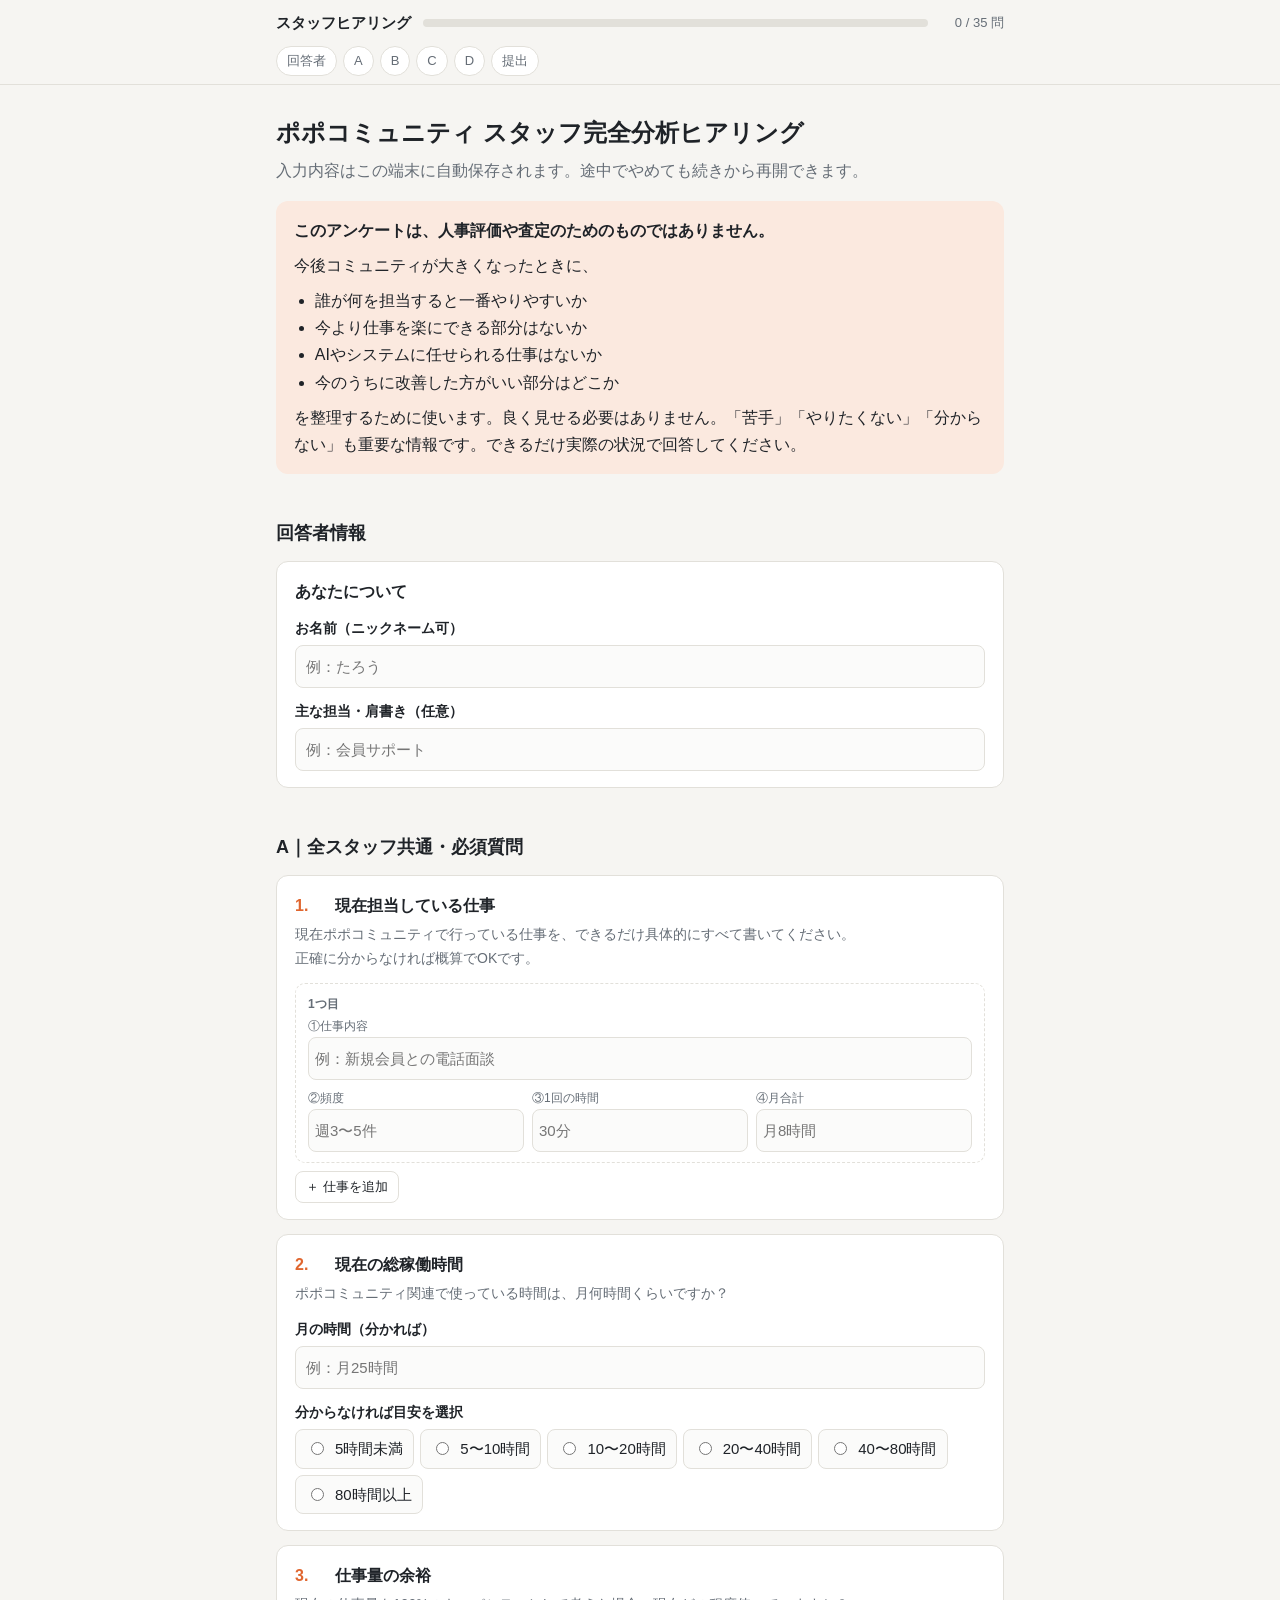
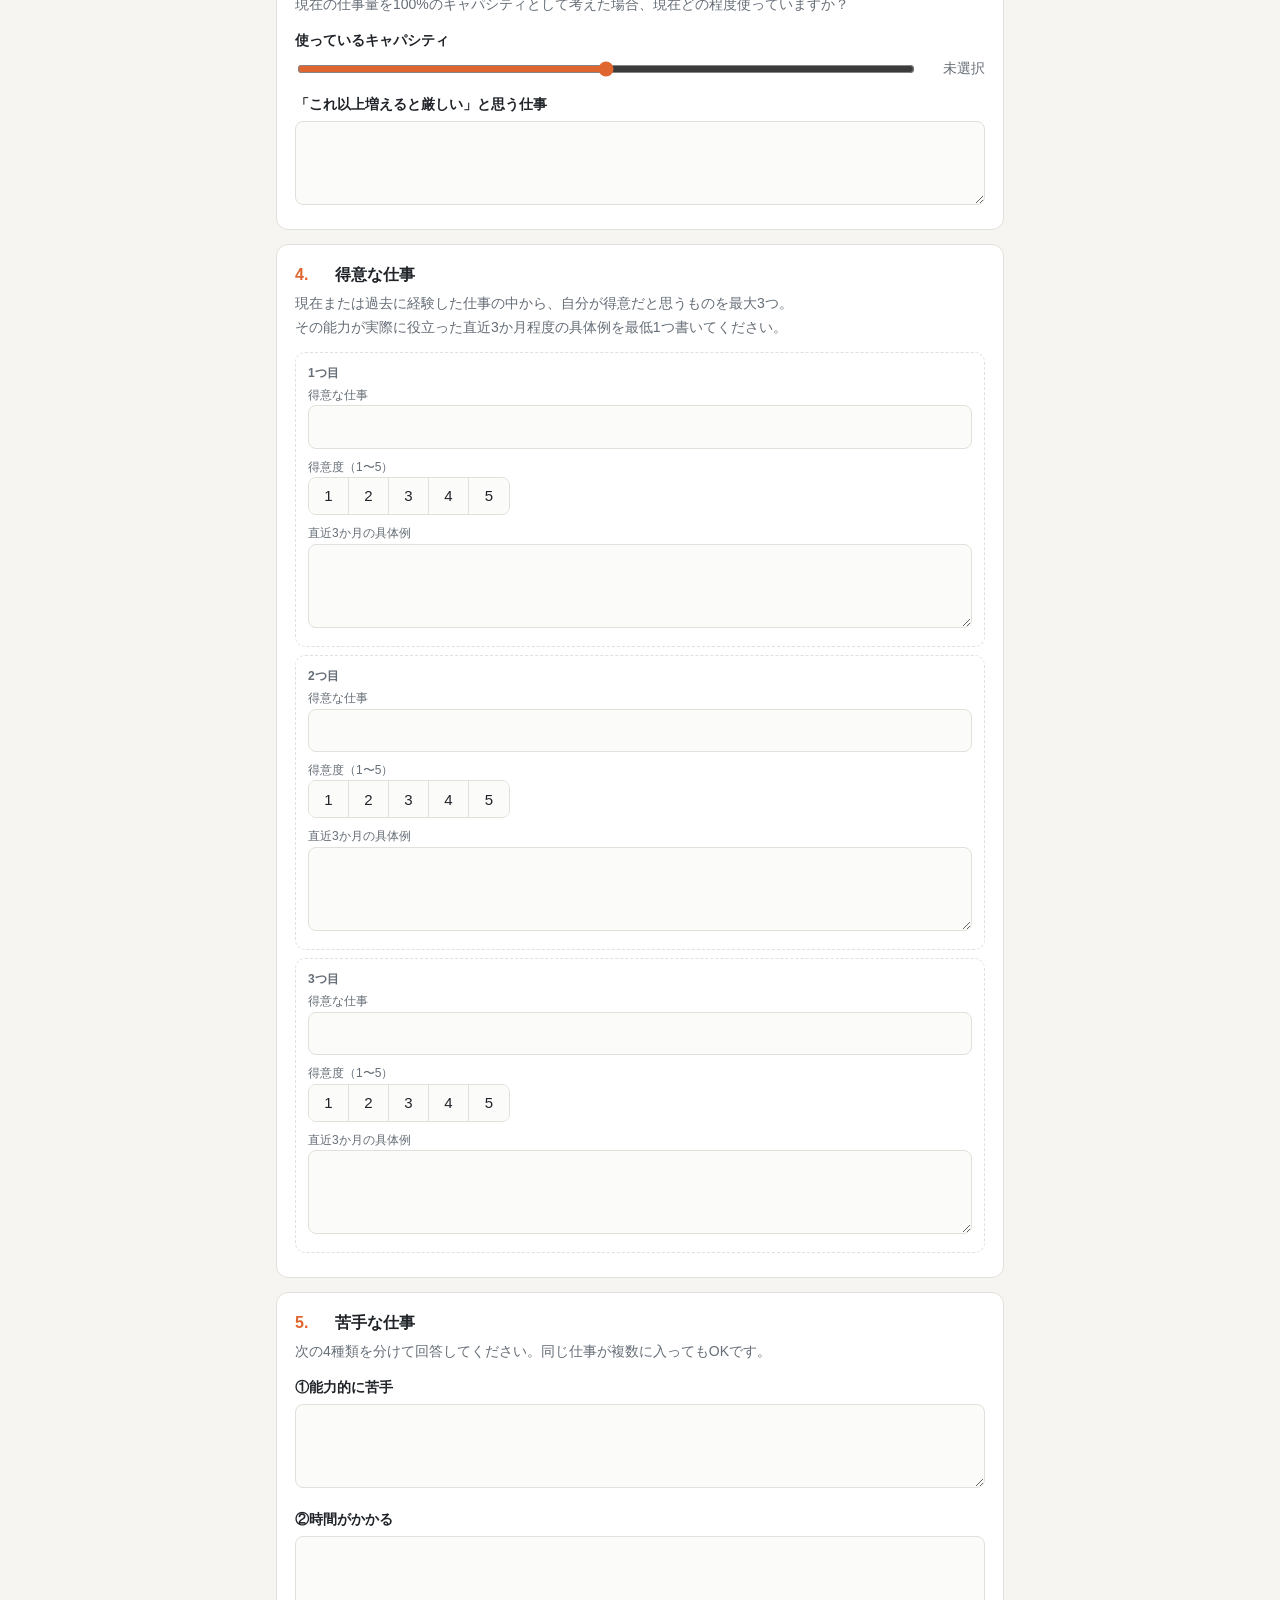
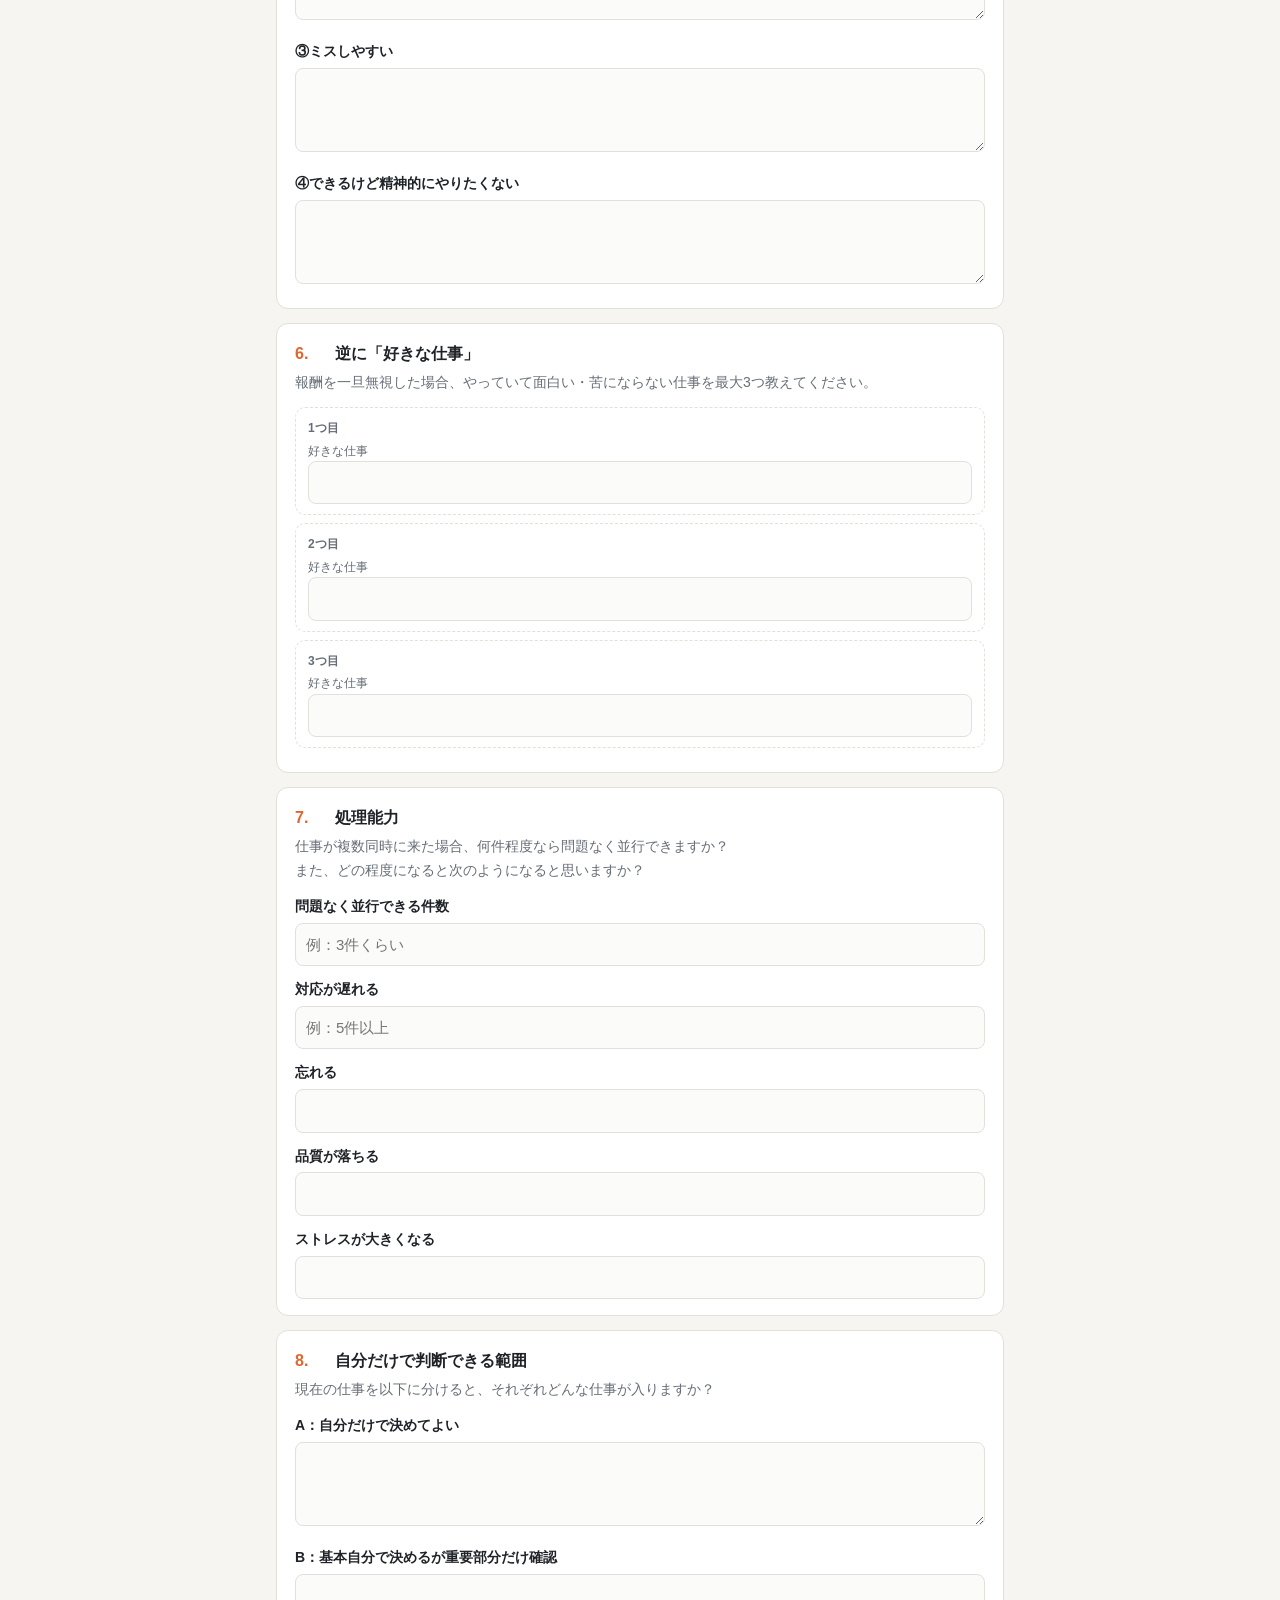
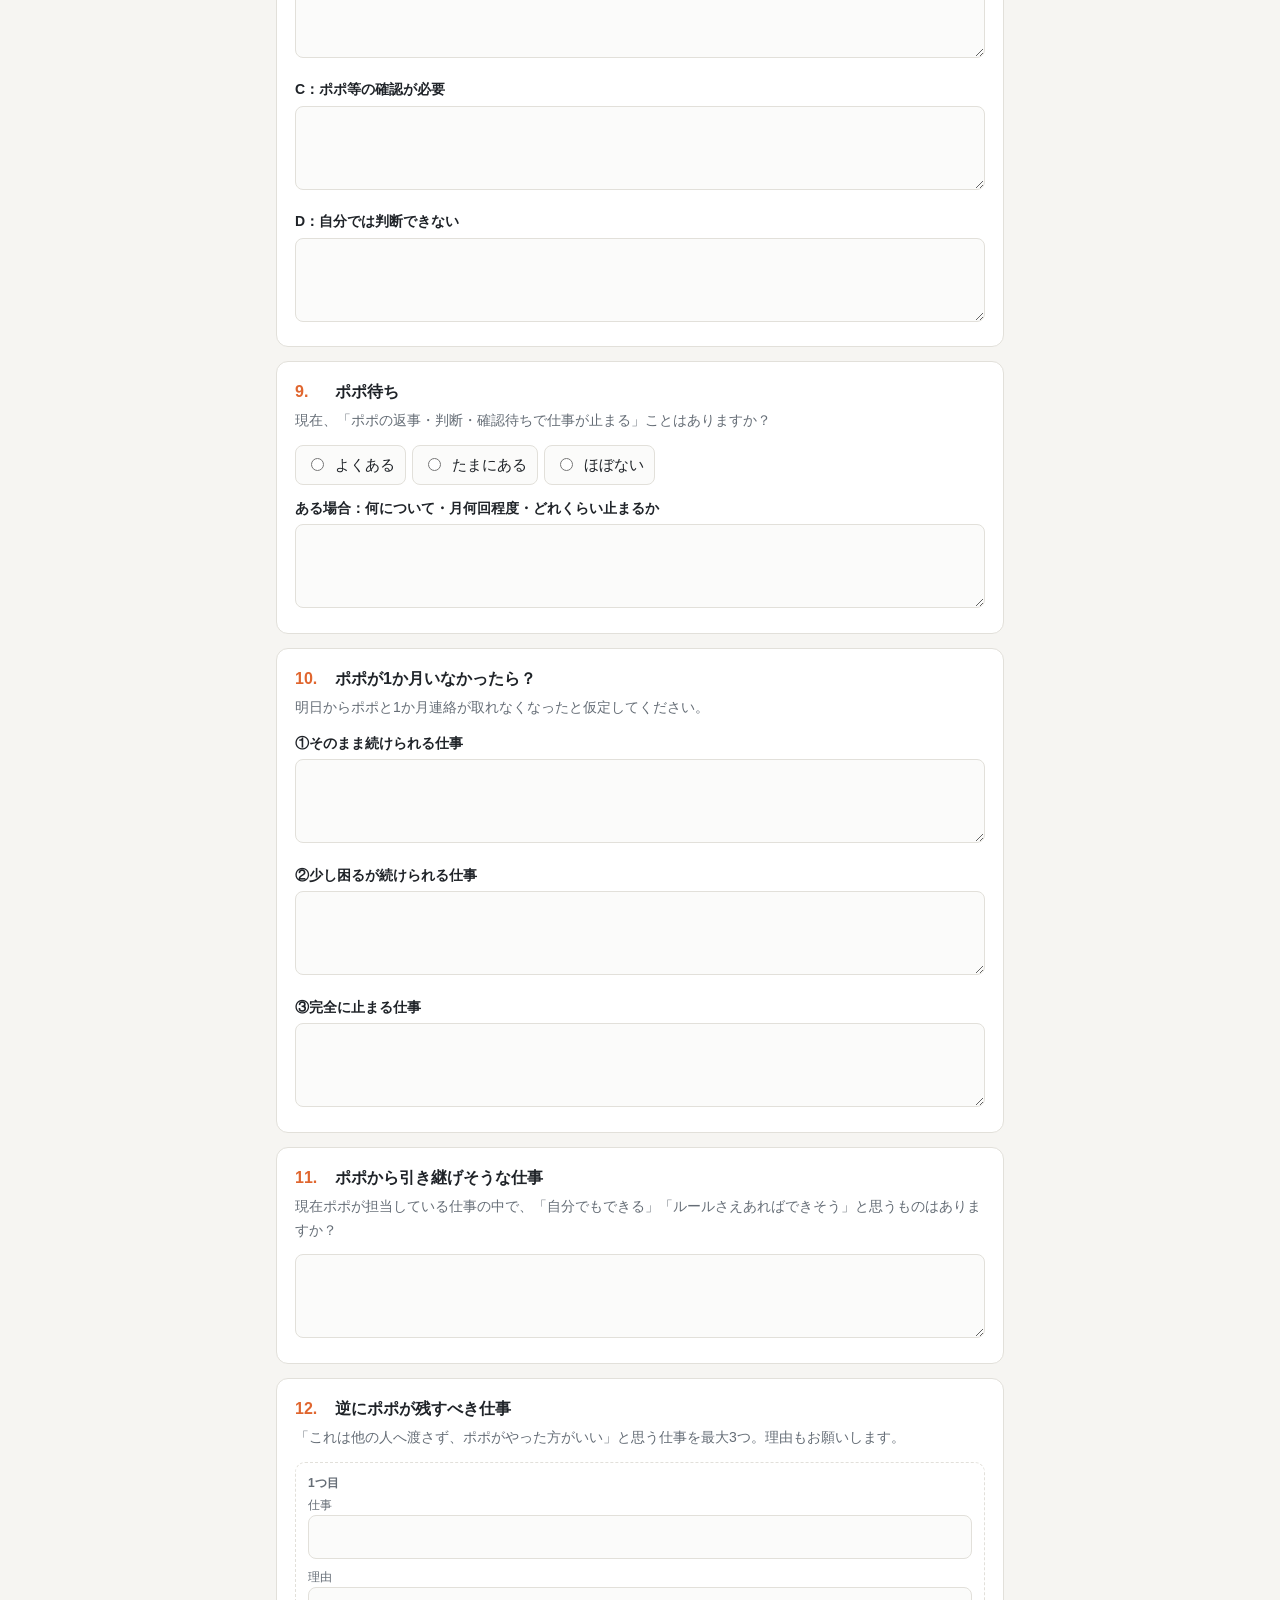
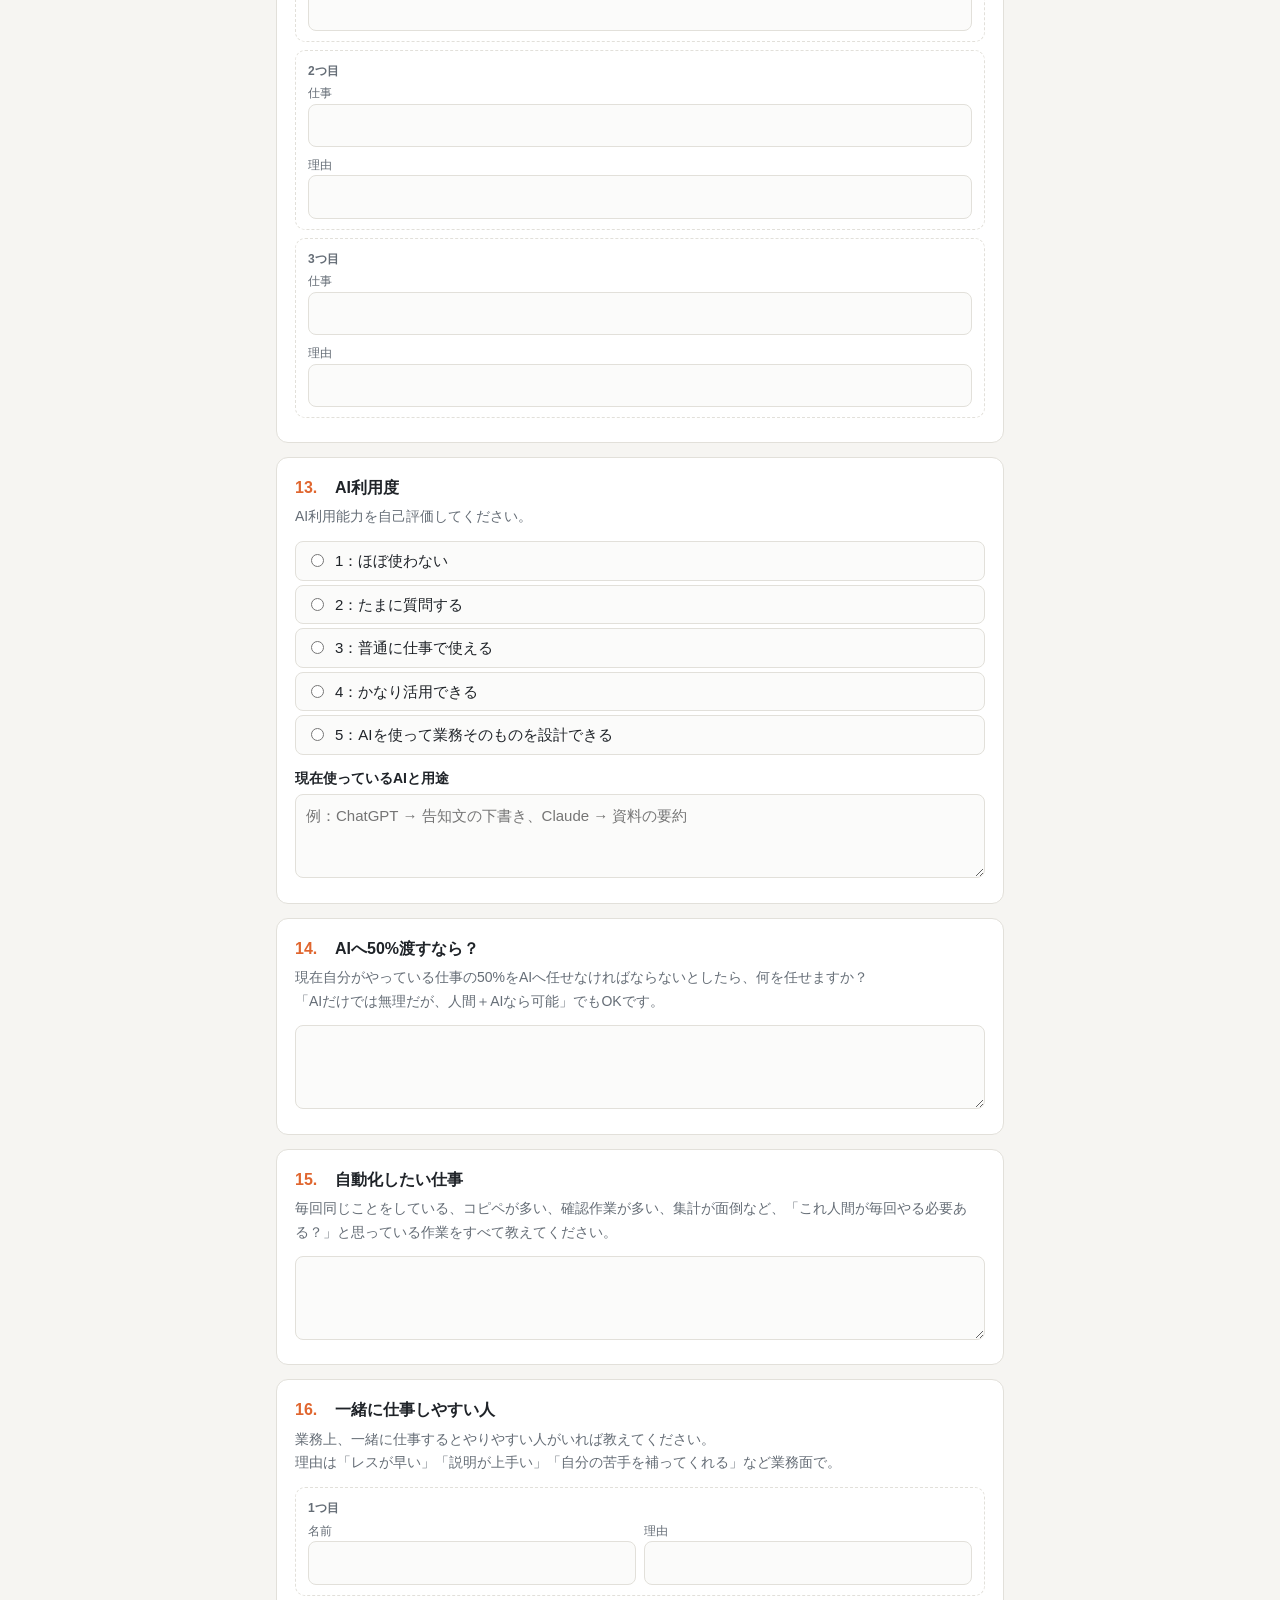
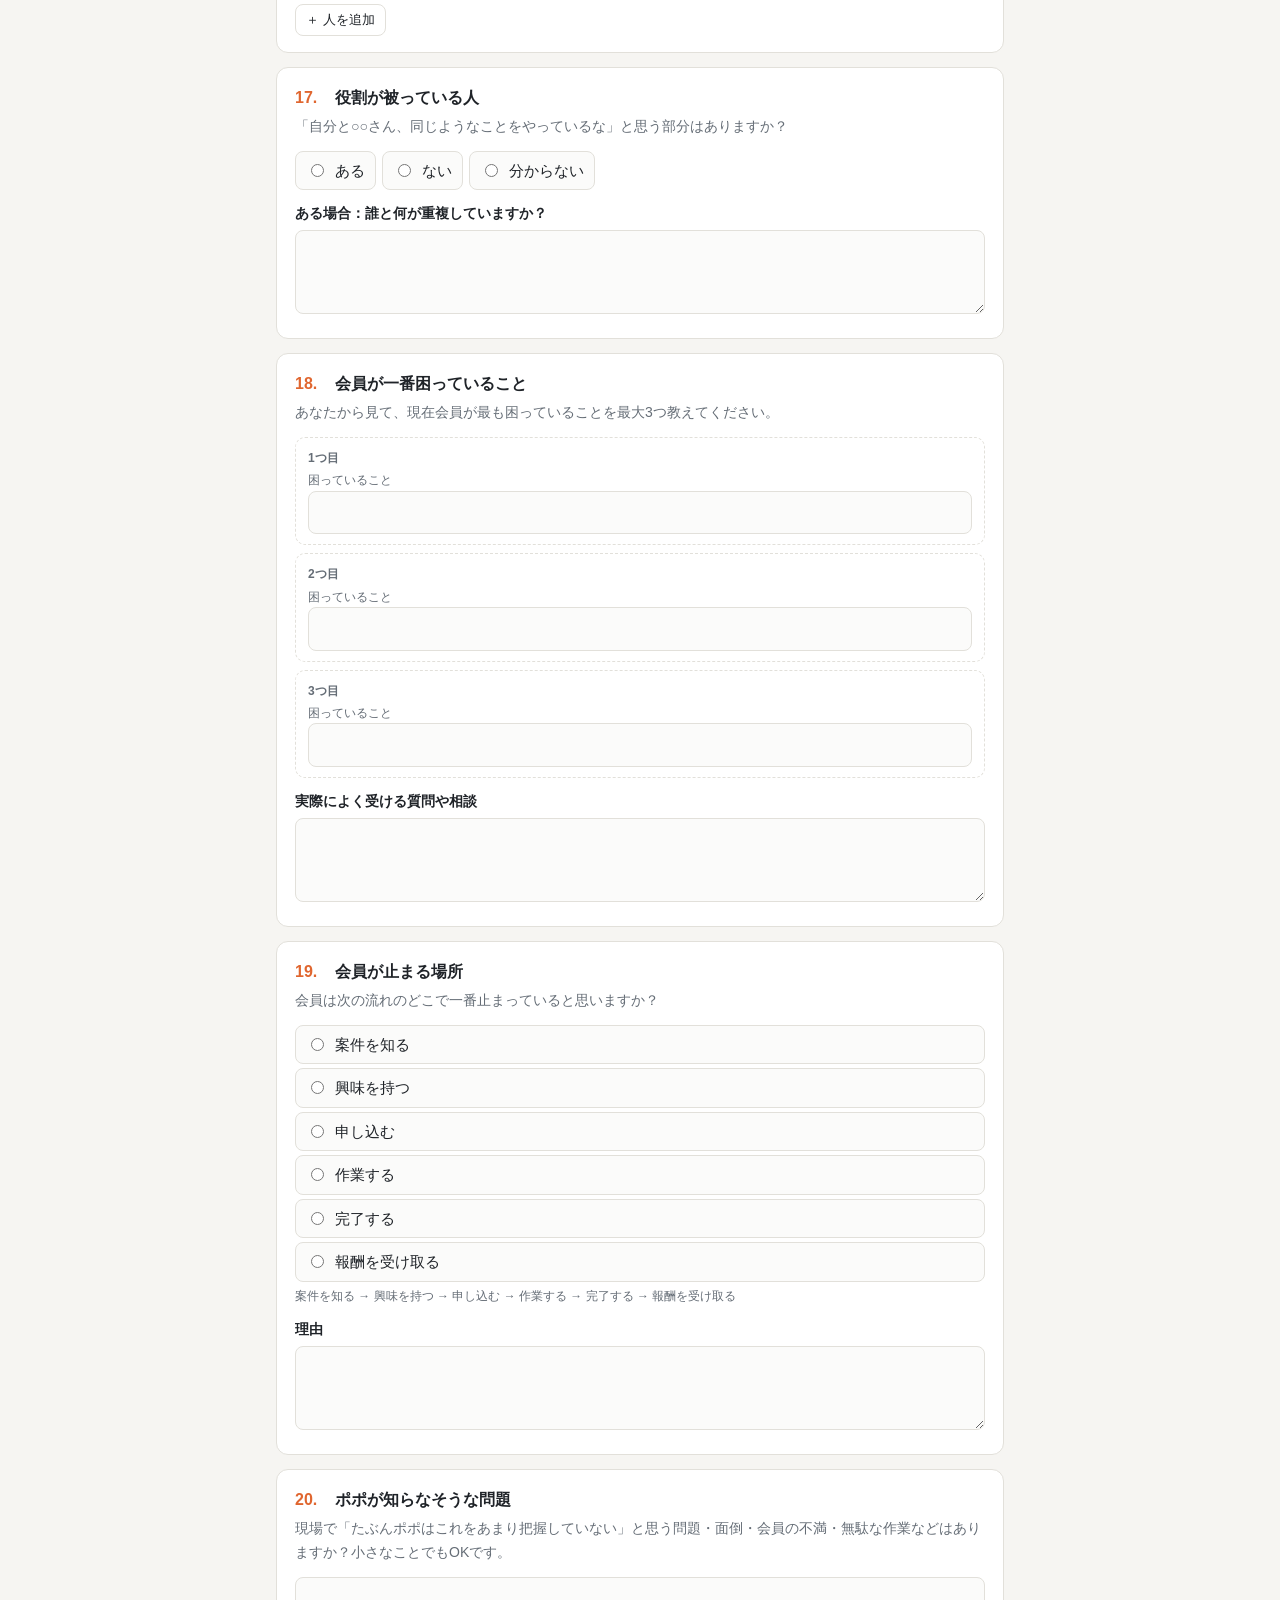
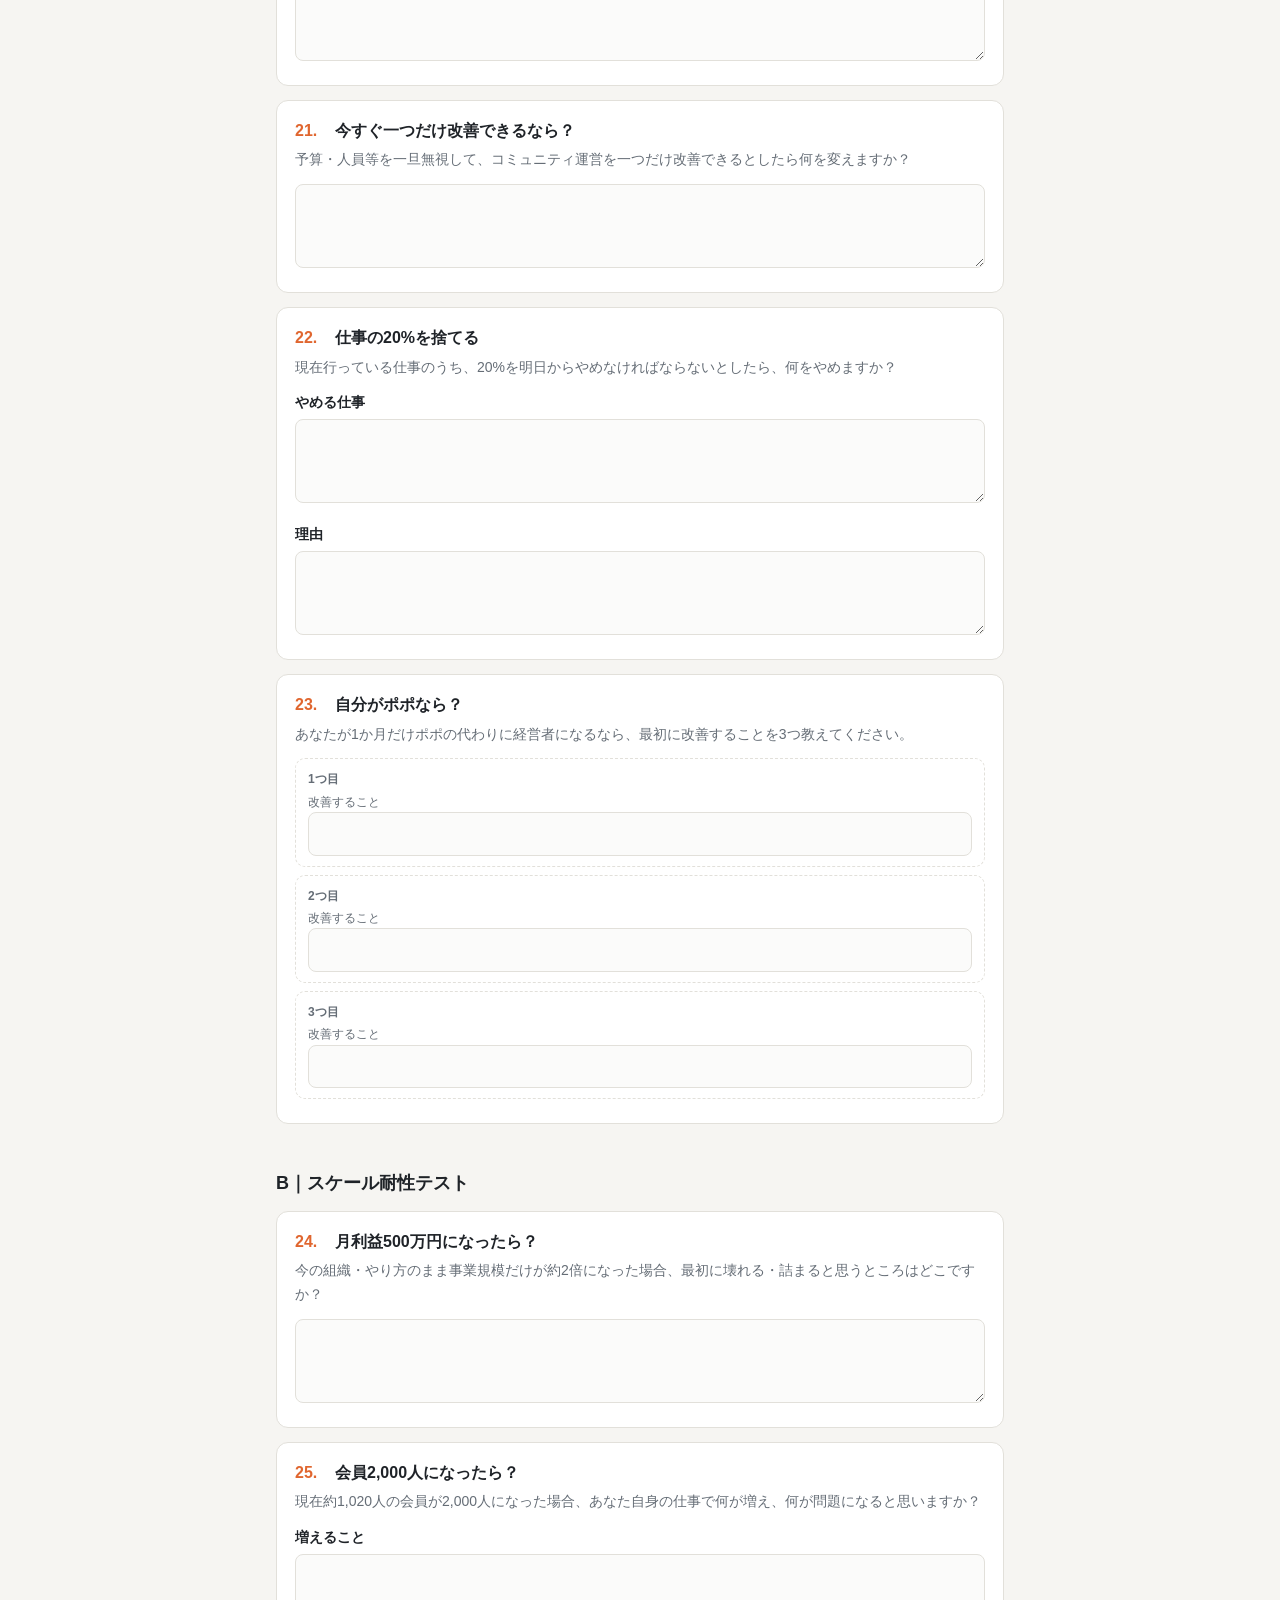
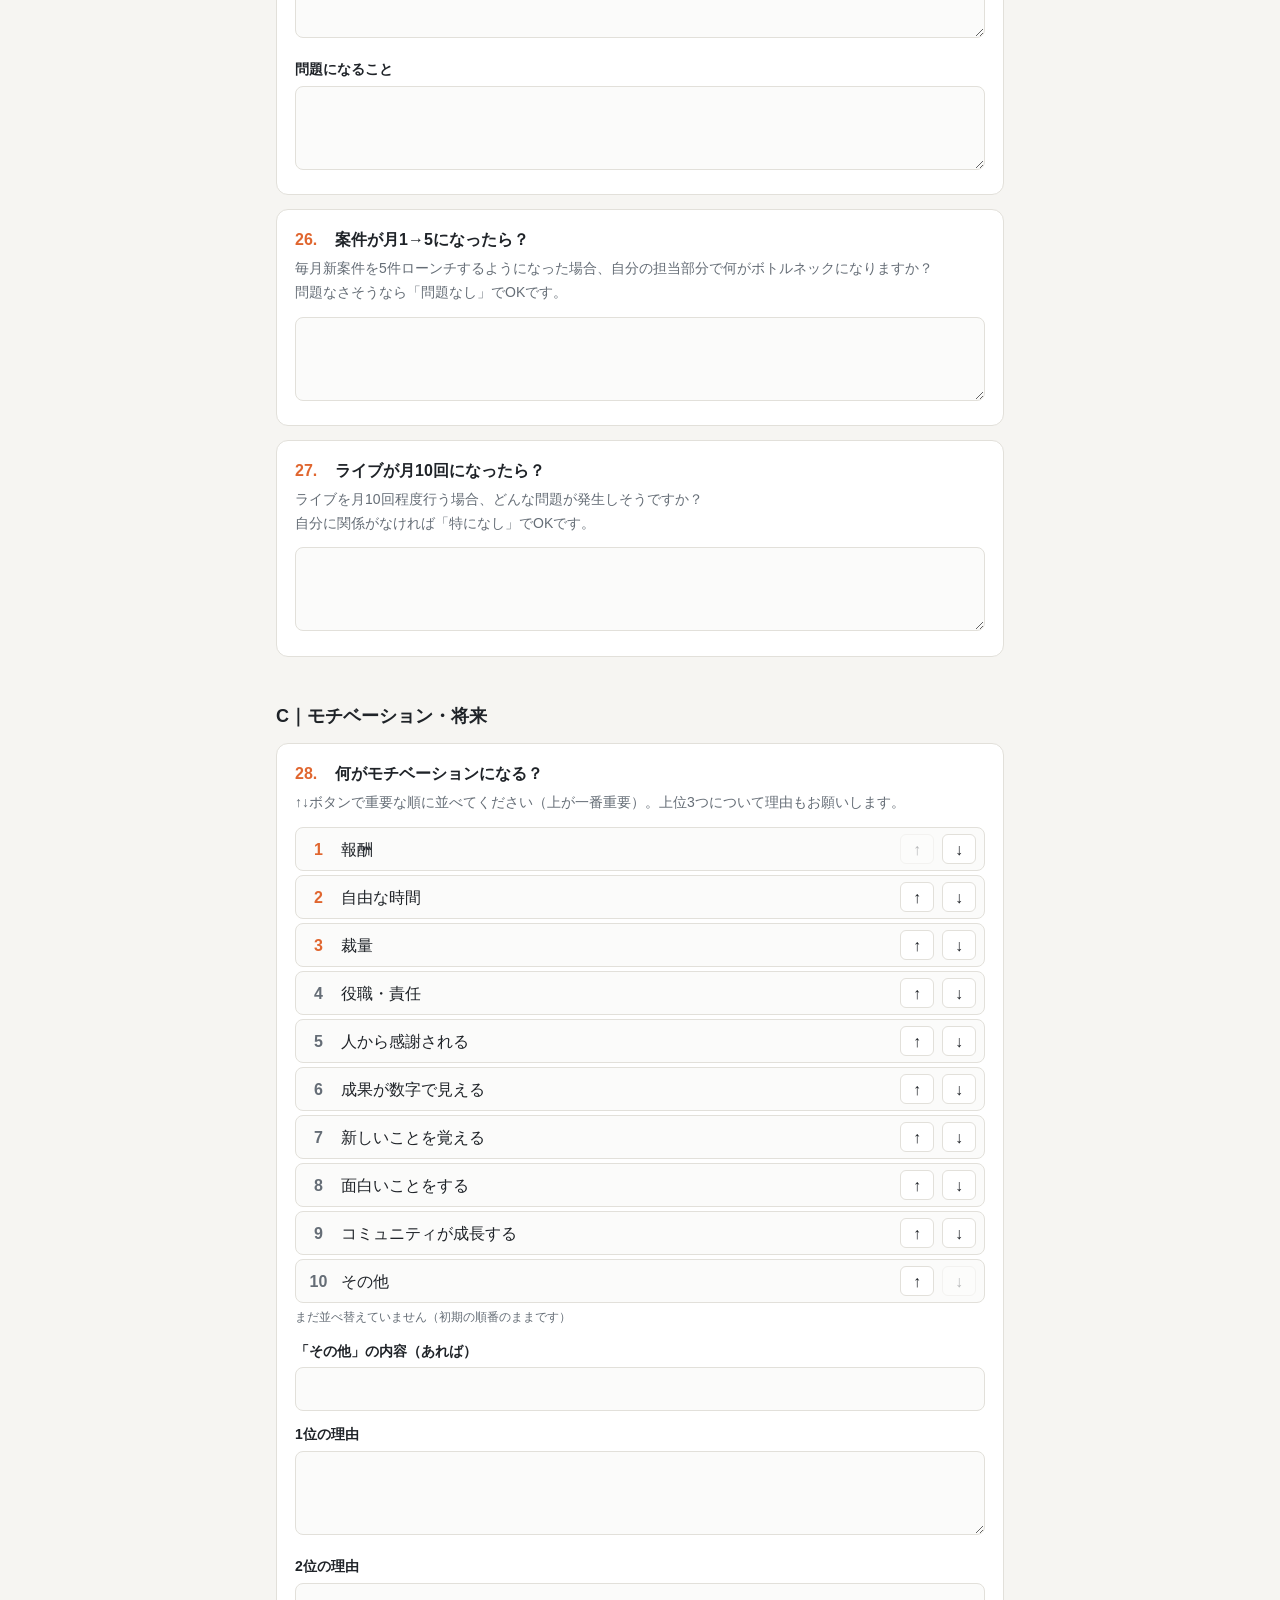
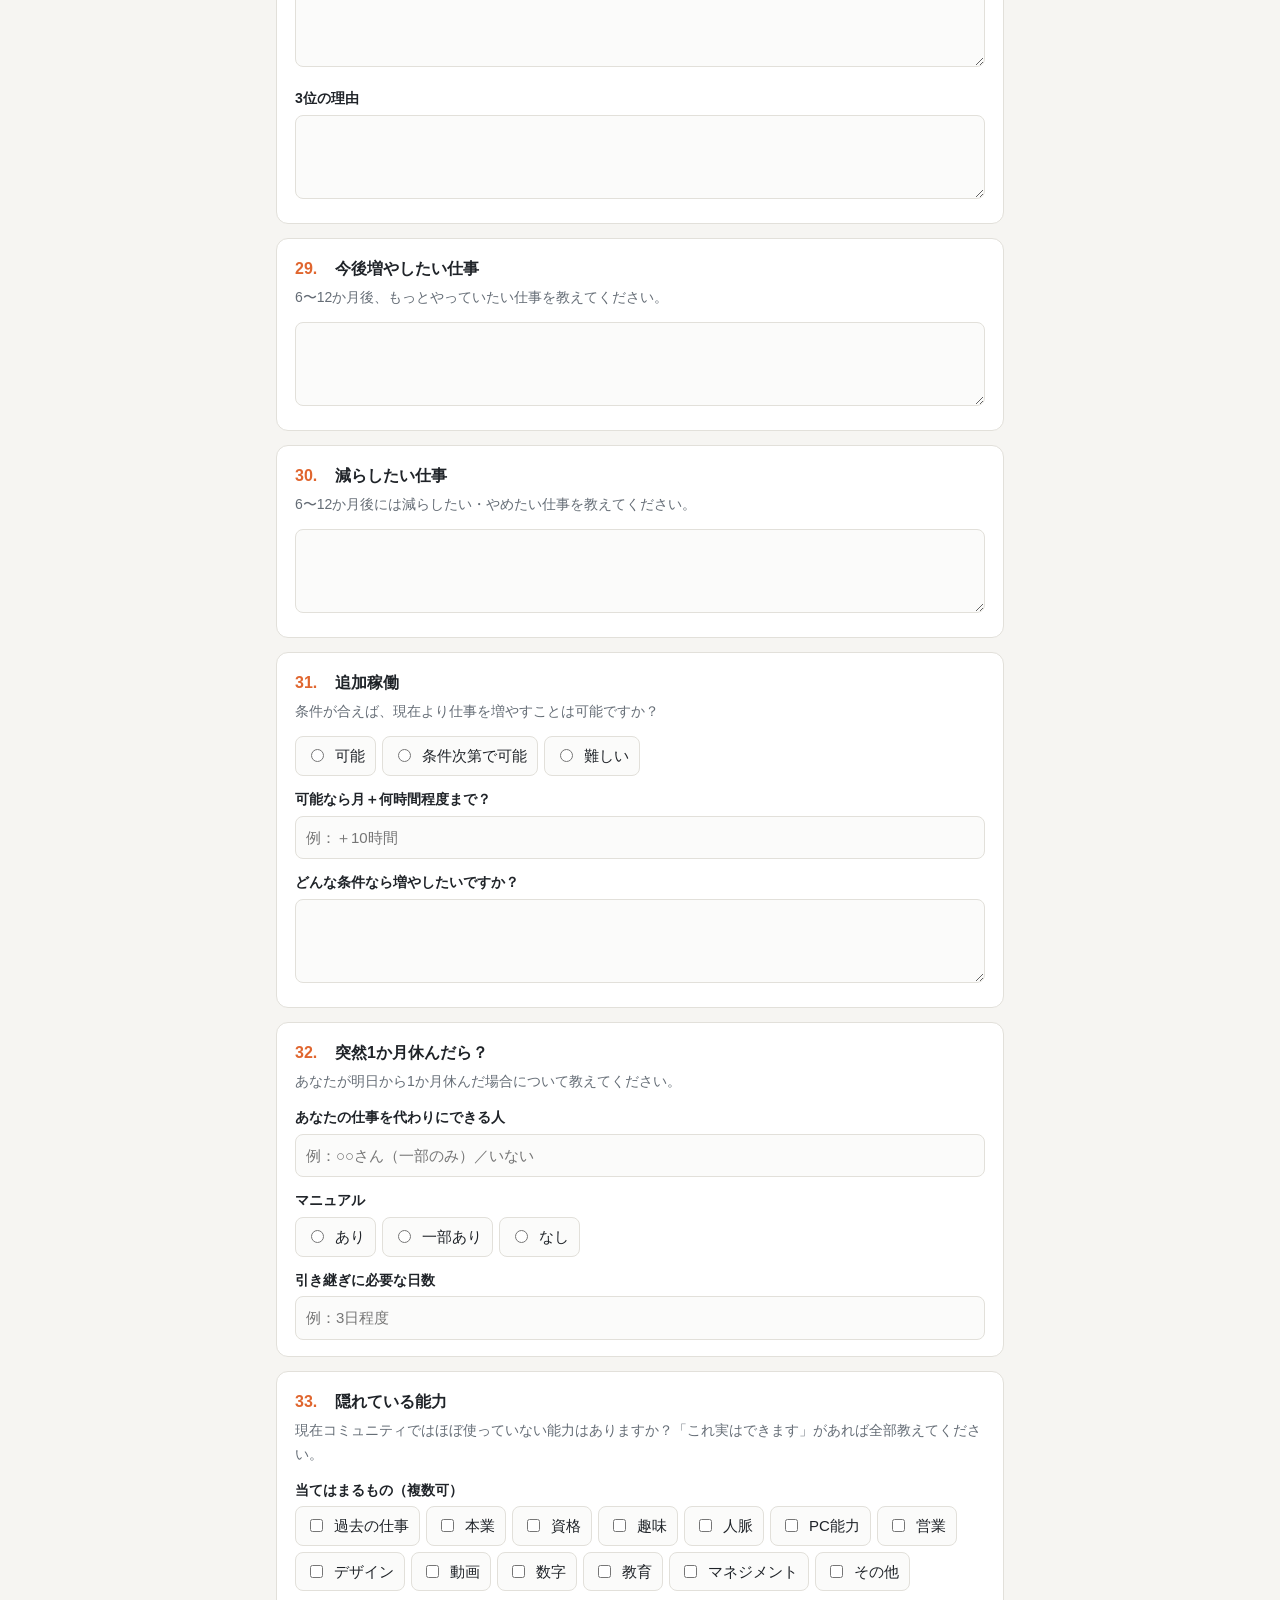
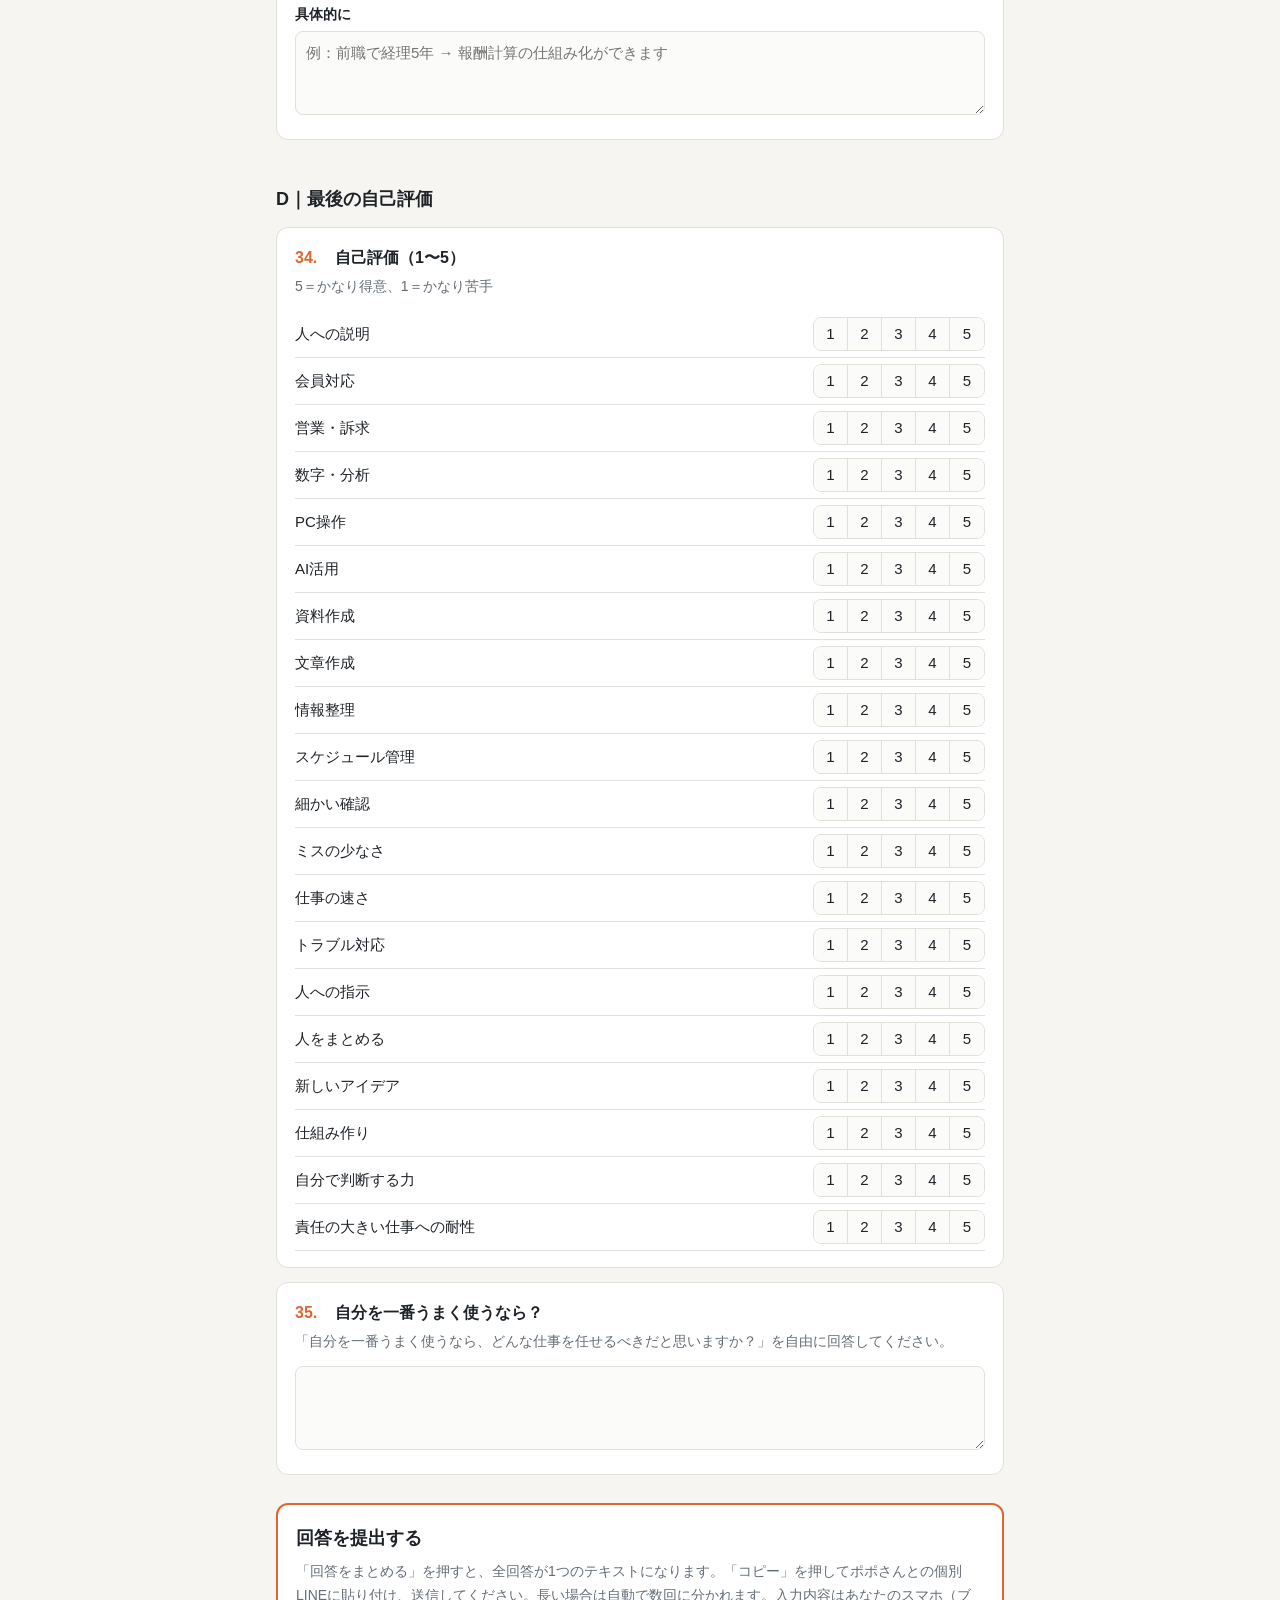
<file: popo-survey/index.html>
<!DOCTYPE html>
<html lang="ja">
<head>
<meta charset="UTF-8">
<meta name="viewport" content="width=device-width, initial-scale=1.0">
<meta name="robots" content="noindex">
<title>スタッフヒアリング</title>
<style>
  :root {
    --bg: #f6f5f2;
    --card: #ffffff;
    --text: #1f2328;
    --muted: #656d76;
    --line: #e2e0da;
    --accent: #e0662f;
    --accent-soft: #fbe9df;
    --accent-text: #ffffff;
    --ok: #2f8f5b;
    --field: #fbfbfa;
  }
  @media (prefers-color-scheme: dark) {
    :root:not([data-theme="light"]) {
      --bg: #17181a;
      --card: #212226;
      --text: #e8e6e3;
      --muted: #9a9ea5;
      --line: #34363b;
      --accent: #f08a55;
      --accent-soft: #3a2a21;
      --accent-text: #1a1a1a;
      --ok: #5cc28a;
      --field: #1b1c1f;
    }
  }
  :root[data-theme="dark"] {
    --bg: #17181a; --card: #212226; --text: #e8e6e3; --muted: #9a9ea5; --line: #34363b;
    --accent: #f08a55; --accent-soft: #3a2a21; --accent-text: #1a1a1a; --ok: #5cc28a; --field: #1b1c1f;
  }
  * { box-sizing: border-box; }
  body {
    margin: 0; background: var(--bg); color: var(--text);
    font-family: -apple-system, BlinkMacSystemFont, "Hiragino Sans", "Hiragino Kaku Gothic ProN", "Noto Sans JP", Meiryo, sans-serif;
    line-height: 1.7; font-size: 16px;
  }
  .wrap { max-width: 760px; margin: 0 auto; padding: 0 16px 120px; }
  header.top {
    position: sticky; top: 0; z-index: 10; background: var(--bg);
    border-bottom: 1px solid var(--line);
  }
  header.top .inner { max-width: 760px; margin: 0 auto; padding: 10px 16px; display: flex; align-items: center; gap: 12px; }
  header.top .ttl { font-weight: 700; font-size: 15px; white-space: nowrap; }
  .bar { flex: 1; height: 8px; background: var(--line); border-radius: 99px; overflow: hidden; }
  .bar > i { display: block; height: 100%; width: 0; background: var(--accent); transition: width .3s; }
  .pct { font-size: 13px; color: var(--muted); white-space: nowrap; min-width: 64px; text-align: right; }
  nav.secs { max-width: 760px; margin: 0 auto; padding: 0 16px 8px; display: flex; gap: 6px; overflow-x: auto; }
  nav.secs a {
    font-size: 13px; padding: 3px 10px; border-radius: 99px; border: 1px solid var(--line);
    color: var(--muted); text-decoration: none; white-space: nowrap; background: var(--card);
  }
  h1 { font-size: 24px; margin: 28px 0 4px; }
  .sub { color: var(--muted); margin: 0 0 16px; }
  .intro { background: var(--accent-soft); border-radius: 12px; padding: 16px 18px; margin-bottom: 20px; }
  .intro p { margin: 0 0 8px; }
  .intro ul { margin: 4px 0 8px; padding-left: 1.3em; }
  .intro p:last-child { margin-bottom: 0; }
  h2.sec { font-size: 18px; margin: 36px 0 12px; padding-top: 8px; scroll-margin-top: 100px; }
  .q {
    background: var(--card); border: 1px solid var(--line); border-radius: 12px;
    padding: 16px 18px; margin-bottom: 14px; scroll-margin-top: 100px;
  }
  .q h3 { font-size: 16px; margin: 0 0 4px; display: flex; gap: 8px; align-items: baseline; }
  .q h3 .no { color: var(--accent); font-weight: 800; min-width: 2em; }
  .q h3 .done { margin-left: auto; font-size: 12px; color: var(--ok); font-weight: 600; visibility: hidden; white-space: nowrap; }
  .q.answered h3 .done { visibility: visible; }
  .desc { color: var(--muted); font-size: 14px; margin: 0 0 10px; white-space: pre-line; }
  .part { margin-top: 12px; }
  .part > label.pl, .part > .pl { display: block; font-size: 14px; font-weight: 600; margin-bottom: 4px; }
  input[type=text], input[type=number], textarea {
    width: 100%; font: inherit; font-size: 15px; color: var(--text); background: var(--field);
    border: 1px solid var(--line); border-radius: 8px; padding: 8px 10px;
  }
  textarea { min-height: 84px; resize: vertical; }
  input:focus, textarea:focus { outline: 2px solid var(--accent); outline-offset: -1px; border-color: transparent; }
  .opts { display: flex; flex-direction: column; gap: 4px; }
  .opts.inline { flex-direction: row; flex-wrap: wrap; gap: 6px; }
  .opt {
    display: flex; gap: 8px; align-items: flex-start; padding: 6px 10px; border: 1px solid var(--line);
    border-radius: 8px; cursor: pointer; font-size: 15px; background: var(--field);
  }
  .opt input { margin-top: 6px; accent-color: var(--accent); }
  .opt.on { border-color: var(--accent); background: var(--accent-soft); }
  .scale { display: inline-flex; border: 1px solid var(--line); border-radius: 8px; overflow: hidden; }
  .scale button {
    font: inherit; font-size: 15px; width: 40px; height: 36px; border: 0; border-right: 1px solid var(--line);
    background: var(--field); color: var(--text); cursor: pointer;
  }
  .scale button:last-child { border-right: 0; }
  .scale button.on { background: var(--accent); color: var(--accent-text); font-weight: 700; }
  .scale-hint { font-size: 12px; color: var(--muted); margin-left: 8px; }
  .rows .row {
    border: 1px dashed var(--line); border-radius: 10px; padding: 10px 12px; margin-bottom: 8px; position: relative;
  }
  .rows .row .rn { font-size: 12px; color: var(--muted); font-weight: 700; margin-bottom: 2px; }
  .rows .row .cols { display: grid; grid-template-columns: 1fr 1fr; gap: 8px; }
  .rows .row .cols .c.full { grid-column: 1 / -1; }
  .rows .row .cols.c3 { grid-template-columns: repeat(3, 1fr); }
  .rows .row .cols.c3 input { padding: 8px 6px; }
  .rows .row .cols .c label { font-size: 12px; color: var(--muted); display: block; }
  .rows .del {
    position: absolute; top: 6px; right: 8px; border: 0; background: none; color: var(--muted);
    cursor: pointer; font-size: 13px;
  }
  .btn {
    font: inherit; font-size: 14px; padding: 7px 14px; border-radius: 8px; cursor: pointer;
    border: 1px solid var(--line); background: var(--card); color: var(--text);
  }
  .btn.primary { background: var(--accent); color: var(--accent-text); border-color: var(--accent); font-weight: 700; }
  .btn.small { font-size: 13px; padding: 4px 10px; }
  .pctwrap { display: flex; align-items: center; gap: 12px; }
  .pctwrap input[type=range] { flex: 1; accent-color: var(--accent); }
  .pctwrap .val { min-width: 56px; font-weight: 700; font-size: 18px; text-align: right; }
  .pctwrap .val.empty { color: var(--muted); font-weight: 400; font-size: 14px; }
  ol.rank { list-style: none; padding: 0; margin: 0; }
  ol.rank li {
    display: flex; align-items: center; gap: 8px; padding: 6px 8px; border: 1px solid var(--line);
    border-radius: 8px; margin-bottom: 4px; background: var(--field);
  }
  ol.rank li .n { width: 1.8em; text-align: center; font-weight: 800; color: var(--muted); }
  ol.rank li:nth-child(-n+3) .n { color: var(--accent); }
  ol.rank li .nm { flex: 1; }
  ol.rank li button {
    font: inherit; border: 1px solid var(--line); background: var(--card); color: var(--text);
    border-radius: 6px; width: 34px; height: 30px; cursor: pointer;
  }
  ol.rank li button:disabled { opacity: .3; cursor: default; }
  .grid { width: 100%; border-collapse: collapse; }
  .grid td { padding: 6px 0; border-bottom: 1px solid var(--line); vertical-align: middle; }
  .grid td:first-child { padding-right: 8px; font-size: 15px; }
  .grid td:last-child { text-align: right; white-space: nowrap; }
  .grid .scale button { width: 34px; height: 32px; }
  .note { font-size: 12px; color: var(--muted); margin-top: 4px; }
  .finish {
    background: var(--card); border: 2px solid var(--accent); border-radius: 12px; padding: 18px; margin-top: 28px;
  }
  .finish h2 { margin: 0 0 6px; font-size: 18px; }
  .actions { display: flex; flex-wrap: wrap; gap: 8px; margin-top: 10px; }
  .saved { font-size: 12px; color: var(--muted); }
  .sendst { margin: 12px 0 0; padding: 10px 12px; border-radius: 8px; background: var(--accent-soft); font-size: 14px; }
  .sendst.ok { background: transparent; border: 1px solid var(--ok); color: var(--ok); font-weight: 600; }
  .btn:disabled { opacity: .6; cursor: default; }
  dialog {
    width: min(720px, calc(100vw - 32px)); max-height: calc(100vh - 48px); border: 1px solid var(--line);
    border-radius: 12px; padding: 0; background: var(--card); color: var(--text);
  }
  dialog::backdrop { background: rgba(0,0,0,.45); }
  dialog .dh { padding: 14px 16px; border-bottom: 1px solid var(--line); display: flex; align-items: center; gap: 8px; }
  dialog .dh b { flex: 1; }
  dialog pre {
    margin: 0; padding: 14px 16px; white-space: pre-wrap; word-break: break-word; font-size: 13px;
    max-height: 60vh; overflow: auto; font-family: inherit;
  }
  dialog .df { padding: 12px 16px; border-top: 1px solid var(--line); display: flex; flex-wrap: wrap; gap: 8px; }
  .toast {
    position: fixed; left: 50%; bottom: 24px; transform: translateX(-50%); background: var(--text); color: var(--bg);
    padding: 8px 16px; border-radius: 99px; font-size: 14px; opacity: 0; transition: opacity .2s; pointer-events: none; z-index: 50;
  }
  .toast.show { opacity: 1; }
  @media (max-width: 560px) {
    .rows .row .cols:not(.c3) { grid-template-columns: 1fr; }
    .grid td { display: block; border: 0; padding: 2px 0; text-align: left !important; }
    .grid tr { display: block; border-bottom: 1px solid var(--line); padding: 6px 0; }
    header.top .ttl { display: none; }
  }
  @media print {
    header.top, .actions, .finish, .rows .del, .addrow { display: none !important; }
    .q { break-inside: avoid; }
  }
</style>
</head>
<body>

<header class="top">
  <div class="inner">
    <span class="ttl">スタッフヒアリング</span>
    <div class="bar"><i id="barFill"></i></div>
    <span class="pct" id="pct">0 / 0</span>
  </div>
  <nav class="secs" id="secNav"></nav>
</header>

<div class="wrap">
  <h1>ポポコミュニティ スタッフ完全分析ヒアリング</h1>
  <p class="sub">入力内容はこの端末に自動保存されます。途中でやめても続きから再開できます。</p>

  <div class="intro">
    <p><b>このアンケートは、人事評価や査定のためのものではありません。</b></p>
    <p>今後コミュニティが大きくなったときに、</p>
    <ul>
      <li>誰が何を担当すると一番やりやすいか</li>
      <li>今より仕事を楽にできる部分はないか</li>
      <li>AIやシステムに任せられる仕事はないか</li>
      <li>今のうちに改善した方がいい部分はどこか</li>
    </ul>
    <p>を整理するために使います。良く見せる必要はありません。「苦手」「やりたくない」「分からない」も重要な情報です。できるだけ実際の状況で回答してください。</p>
  </div>

  <div id="form"></div>

  <div class="finish" id="finish">
    <h2>回答を提出する</h2>
    <p class="desc" style="margin:0" id="finishDesc"></p>
    <div class="actions">
      <button class="btn primary" id="btnSend" hidden>ポポさんに送信する</button>
      <button class="btn" id="btnExport">LINEで送る</button>
      <button class="btn" id="btnJson">バックアップ保存（JSON）</button>
      <button class="btn" id="btnImport">バックアップから復元</button>
      <button class="btn" id="btnPrint">印刷 / PDF</button>
      <button class="btn" id="btnReset">すべて消去</button>
      <input type="file" id="fileIn" accept="application/json,.json" hidden>
    </div>
    <p class="sendst" id="sendStatus" hidden></p>
    <p class="saved" id="savedAt"></p>
  </div>
</div>

<dialog id="dlg">
  <div class="dh"><b>回答まとめ</b><button class="btn small" id="dlgClose">閉じる</button></div>
  <pre id="dlgText"></pre>
  <div class="df">
    <div id="copyBox" style="display:flex;flex-wrap:wrap;gap:8px;width:100%"></div>
    <button class="btn" id="dlgDl">テキストファイルを保存</button>
  </div>
</dialog>

<div class="toast" id="toast"></div>

<script>
(function () {
  "use strict";

  // ---------- 質問定義 ----------
  var SECTIONS = [
    { id: "S0", title: "回答者情報" },
    { id: "A", title: "A｜全スタッフ共通・必須質問" },
    { id: "B", title: "B｜スケール耐性テスト" },
    { id: "C", title: "C｜モチベーション・将来" },
    { id: "D", title: "D｜最後の自己評価" }
  ];

  var Q = [
    { id: "q0", sec: "S0", no: "", title: "あなたについて", parts: [
      { k: "text", key: "name", label: "お名前（ニックネーム可）", ph: "例：たろう" },
      { k: "text", key: "role", label: "主な担当・肩書き（任意）", ph: "例：会員サポート" }
    ]},

    // ---- A ----
    { id: "q1", sec: "A", no: "1", title: "現在担当している仕事",
      desc: "現在ポポコミュニティで行っている仕事を、できるだけ具体的にすべて書いてください。\n正確に分からなければ概算でOKです。",
      parts: [
        { k: "rows", key: "tasks", min: 1, max: 30, compact: true, addLabel: "＋ 仕事を追加", cols: [
          { key: "what", label: "①仕事内容", ph: "例：新規会員との電話面談", full: true },
          { key: "freq", label: "②頻度", short: "頻度", ph: "週3〜5件" },
          { key: "per", label: "③1回の時間", short: "1回", ph: "30分" },
          { key: "month", label: "④月合計", short: "月計", ph: "月8時間" }
        ]}
      ]},
    { id: "q2", sec: "A", no: "2", title: "現在の総稼働時間",
      desc: "ポポコミュニティ関連で使っている時間は、月何時間くらいですか？",
      parts: [
        { k: "text", key: "hours", label: "月の時間（分かれば）", ph: "例：月25時間" },
        { k: "radio", key: "range", label: "分からなければ目安を選択", inline: true,
          opts: ["5時間未満", "5〜10時間", "10〜20時間", "20〜40時間", "40〜80時間", "80時間以上"] }
      ]},
    { id: "q3", sec: "A", no: "3", title: "仕事量の余裕",
      desc: "現在の仕事量を100%のキャパシティとして考えた場合、現在どの程度使っていますか？",
      parts: [
        { k: "percent", key: "usage", label: "使っているキャパシティ" },
        { k: "area", key: "hard", label: "「これ以上増えると厳しい」と思う仕事" }
      ]},
    { id: "q4", sec: "A", no: "4", title: "得意な仕事",
      desc: "現在または過去に経験した仕事の中から、自分が得意だと思うものを最大3つ。\nその能力が実際に役立った直近3か月程度の具体例を最低1つ書いてください。",
      parts: [
        { k: "rows", key: "items", fixed: 3, cols: [
          { key: "what", label: "得意な仕事", ph: "", full: true },
          { key: "lv", label: "得意度（1〜5）", k: "scale", full: true },
          { key: "ex", label: "直近3か月の具体例", k: "area", full: true }
        ]}
      ]},
    { id: "q5", sec: "A", no: "5", title: "苦手な仕事",
      desc: "次の4種類を分けて回答してください。同じ仕事が複数に入ってもOKです。",
      parts: [
        { k: "area", key: "ability", label: "①能力的に苦手" },
        { k: "area", key: "slow", label: "②時間がかかる" },
        { k: "area", key: "mistake", label: "③ミスしやすい" },
        { k: "area", key: "mental", label: "④できるけど精神的にやりたくない" }
      ]},
    { id: "q6", sec: "A", no: "6", title: "逆に「好きな仕事」",
      desc: "報酬を一旦無視した場合、やっていて面白い・苦にならない仕事を最大3つ教えてください。",
      parts: [
        { k: "rows", key: "items", fixed: 3, cols: [ { key: "what", label: "好きな仕事", full: true } ] }
      ]},
    { id: "q7", sec: "A", no: "7", title: "処理能力",
      desc: "仕事が複数同時に来た場合、何件程度なら問題なく並行できますか？\nまた、どの程度になると次のようになると思いますか？",
      parts: [
        { k: "text", key: "ok", label: "問題なく並行できる件数", ph: "例：3件くらい" },
        { k: "text", key: "late", label: "対応が遅れる", ph: "例：5件以上" },
        { k: "text", key: "forget", label: "忘れる", ph: "" },
        { k: "text", key: "quality", label: "品質が落ちる", ph: "" },
        { k: "text", key: "stress", label: "ストレスが大きくなる", ph: "" }
      ]},
    { id: "q8", sec: "A", no: "8", title: "自分だけで判断できる範囲",
      desc: "現在の仕事を以下に分けると、それぞれどんな仕事が入りますか？",
      parts: [
        { k: "area", key: "a", label: "A：自分だけで決めてよい" },
        { k: "area", key: "b", label: "B：基本自分で決めるが重要部分だけ確認" },
        { k: "area", key: "c", label: "C：ポポ等の確認が必要" },
        { k: "area", key: "d", label: "D：自分では判断できない" }
      ]},
    { id: "q9", sec: "A", no: "9", title: "ポポ待ち",
      desc: "現在、「ポポの返事・判断・確認待ちで仕事が止まる」ことはありますか？",
      parts: [
        { k: "radio", key: "has", inline: true, opts: ["よくある", "たまにある", "ほぼない"] },
        { k: "area", key: "detail", label: "ある場合：何について・月何回程度・どれくらい止まるか" }
      ]},
    { id: "q10", sec: "A", no: "10", title: "ポポが1か月いなかったら？",
      desc: "明日からポポと1か月連絡が取れなくなったと仮定してください。",
      parts: [
        { k: "area", key: "keep", label: "①そのまま続けられる仕事" },
        { k: "area", key: "trouble", label: "②少し困るが続けられる仕事" },
        { k: "area", key: "stop", label: "③完全に止まる仕事" }
      ]},
    { id: "q11", sec: "A", no: "11", title: "ポポから引き継げそうな仕事",
      desc: "現在ポポが担当している仕事の中で、「自分でもできる」「ルールさえあればできそう」と思うものはありますか？",
      parts: [ { k: "area", key: "v" } ]},
    { id: "q12", sec: "A", no: "12", title: "逆にポポが残すべき仕事",
      desc: "「これは他の人へ渡さず、ポポがやった方がいい」と思う仕事を最大3つ。理由もお願いします。",
      parts: [
        { k: "rows", key: "items", fixed: 3, cols: [
          { key: "what", label: "仕事", full: true },
          { key: "why", label: "理由", full: true }
        ]}
      ]},
    { id: "q13", sec: "A", no: "13", title: "AI利用度",
      desc: "AI利用能力を自己評価してください。",
      parts: [
        { k: "scale", key: "lv", opts: [
          "ほぼ使わない", "たまに質問する", "普通に仕事で使える", "かなり活用できる", "AIを使って業務そのものを設計できる"
        ]},
        { k: "area", key: "tools", label: "現在使っているAIと用途", ph: "例：ChatGPT → 告知文の下書き、Claude → 資料の要約" }
      ]},
    { id: "q14", sec: "A", no: "14", title: "AIへ50%渡すなら？",
      desc: "現在自分がやっている仕事の50%をAIへ任せなければならないとしたら、何を任せますか？\n「AIだけでは無理だが、人間＋AIなら可能」でもOKです。",
      parts: [ { k: "area", key: "v" } ]},
    { id: "q15", sec: "A", no: "15", title: "自動化したい仕事",
      desc: "毎回同じことをしている、コピペが多い、確認作業が多い、集計が面倒など、「これ人間が毎回やる必要ある？」と思っている作業をすべて教えてください。",
      parts: [ { k: "area", key: "v" } ]},
    { id: "q16", sec: "A", no: "16", title: "一緒に仕事しやすい人",
      desc: "業務上、一緒に仕事するとやりやすい人がいれば教えてください。\n理由は「レスが早い」「説明が上手い」「自分の苦手を補ってくれる」など業務面で。",
      parts: [
        { k: "rows", key: "items", min: 1, max: 10, addLabel: "＋ 人を追加", cols: [
          { key: "who", label: "名前" },
          { key: "why", label: "理由" }
        ]}
      ]},
    { id: "q17", sec: "A", no: "17", title: "役割が被っている人",
      desc: "「自分と○○さん、同じようなことをやっているな」と思う部分はありますか？",
      parts: [
        { k: "radio", key: "has", inline: true, opts: ["ある", "ない", "分からない"] },
        { k: "area", key: "detail", label: "ある場合：誰と何が重複していますか？" }
      ]},
    { id: "q18", sec: "A", no: "18", title: "会員が一番困っていること",
      desc: "あなたから見て、現在会員が最も困っていることを最大3つ教えてください。",
      parts: [
        { k: "rows", key: "items", fixed: 3, cols: [ { key: "what", label: "困っていること", full: true } ] },
        { k: "area", key: "faq", label: "実際によく受ける質問や相談" }
      ]},
    { id: "q19", sec: "A", no: "19", title: "会員が止まる場所",
      desc: "会員は次の流れのどこで一番止まっていると思いますか？",
      parts: [
        { k: "radio", key: "where", opts: ["案件を知る", "興味を持つ", "申し込む", "作業する", "完了する", "報酬を受け取る"], arrow: true },
        { k: "area", key: "why", label: "理由" }
      ]},
    { id: "q20", sec: "A", no: "20", title: "ポポが知らなそうな問題",
      desc: "現場で「たぶんポポはこれをあまり把握していない」と思う問題・面倒・会員の不満・無駄な作業などはありますか？小さなことでもOKです。",
      parts: [ { k: "area", key: "v" } ]},
    { id: "q21", sec: "A", no: "21", title: "今すぐ一つだけ改善できるなら？",
      desc: "予算・人員等を一旦無視して、コミュニティ運営を一つだけ改善できるとしたら何を変えますか？",
      parts: [ { k: "area", key: "v" } ]},
    { id: "q22", sec: "A", no: "22", title: "仕事の20%を捨てる",
      desc: "現在行っている仕事のうち、20%を明日からやめなければならないとしたら、何をやめますか？",
      parts: [
        { k: "area", key: "what", label: "やめる仕事" },
        { k: "area", key: "why", label: "理由" }
      ]},
    { id: "q23", sec: "A", no: "23", title: "自分がポポなら？",
      desc: "あなたが1か月だけポポの代わりに経営者になるなら、最初に改善することを3つ教えてください。",
      parts: [
        { k: "rows", key: "items", fixed: 3, cols: [ { key: "what", label: "改善すること", full: true } ] }
      ]},

    // ---- B ----
    { id: "q24", sec: "B", no: "24", title: "月利益500万円になったら？",
      desc: "今の組織・やり方のまま事業規模だけが約2倍になった場合、最初に壊れる・詰まると思うところはどこですか？",
      parts: [ { k: "area", key: "v" } ]},
    { id: "q25", sec: "B", no: "25", title: "会員2,000人になったら？",
      desc: "現在約1,020人の会員が2,000人になった場合、あなた自身の仕事で何が増え、何が問題になると思いますか？",
      parts: [
        { k: "area", key: "inc", label: "増えること" },
        { k: "area", key: "prob", label: "問題になること" }
      ]},
    { id: "q26", sec: "B", no: "26", title: "案件が月1→5になったら？",
      desc: "毎月新案件を5件ローンチするようになった場合、自分の担当部分で何がボトルネックになりますか？\n問題なさそうなら「問題なし」でOKです。",
      parts: [ { k: "area", key: "v" } ]},
    { id: "q27", sec: "B", no: "27", title: "ライブが月10回になったら？",
      desc: "ライブを月10回程度行う場合、どんな問題が発生しそうですか？\n自分に関係がなければ「特になし」でOKです。",
      parts: [ { k: "area", key: "v" } ]},

    // ---- C ----
    { id: "q28", sec: "C", no: "28", title: "何がモチベーションになる？",
      desc: "↑↓ボタンで重要な順に並べてください（上が一番重要）。上位3つについて理由もお願いします。",
      parts: [
        { k: "rank", key: "order", items: ["報酬", "自由な時間", "裁量", "役職・責任", "人から感謝される", "成果が数字で見える", "新しいことを覚える", "面白いことをする", "コミュニティが成長する", "その他"] },
        { k: "text", key: "other", label: "「その他」の内容（あれば）" },
        { k: "area", key: "r1", label: "1位の理由" },
        { k: "area", key: "r2", label: "2位の理由" },
        { k: "area", key: "r3", label: "3位の理由" }
      ]},
    { id: "q29", sec: "C", no: "29", title: "今後増やしたい仕事",
      desc: "6〜12か月後、もっとやっていたい仕事を教えてください。",
      parts: [ { k: "area", key: "v" } ]},
    { id: "q30", sec: "C", no: "30", title: "減らしたい仕事",
      desc: "6〜12か月後には減らしたい・やめたい仕事を教えてください。",
      parts: [ { k: "area", key: "v" } ]},
    { id: "q31", sec: "C", no: "31", title: "追加稼働",
      desc: "条件が合えば、現在より仕事を増やすことは可能ですか？",
      parts: [
        { k: "radio", key: "can", inline: true, opts: ["可能", "条件次第で可能", "難しい"] },
        { k: "text", key: "hours", label: "可能なら月＋何時間程度まで？", ph: "例：＋10時間" },
        { k: "area", key: "cond", label: "どんな条件なら増やしたいですか？" }
      ]},
    { id: "q32", sec: "C", no: "32", title: "突然1か月休んだら？",
      desc: "あなたが明日から1か月休んだ場合について教えてください。",
      parts: [
        { k: "text", key: "who", label: "あなたの仕事を代わりにできる人", ph: "例：○○さん（一部のみ）／いない" },
        { k: "radio", key: "manual", label: "マニュアル", inline: true, opts: ["あり", "一部あり", "なし"] },
        { k: "text", key: "days", label: "引き継ぎに必要な日数", ph: "例：3日程度" }
      ]},
    { id: "q33", sec: "C", no: "33", title: "隠れている能力",
      desc: "現在コミュニティではほぼ使っていない能力はありますか？「これ実はできます」があれば全部教えてください。",
      parts: [
        { k: "checks", key: "cats", label: "当てはまるもの（複数可）", opts: ["過去の仕事", "本業", "資格", "趣味", "人脈", "PC能力", "営業", "デザイン", "動画", "数字", "教育", "マネジメント", "その他"] },
        { k: "area", key: "detail", label: "具体的に", ph: "例：前職で経理5年 → 報酬計算の仕組み化ができます" }
      ]},

    // ---- D ----
    { id: "q34", sec: "D", no: "34", title: "自己評価（1〜5）",
      desc: "5＝かなり得意、1＝かなり苦手",
      parts: [
        { k: "grid", key: "g", items: ["人への説明", "会員対応", "営業・訴求", "数字・分析", "PC操作", "AI活用", "資料作成", "文章作成", "情報整理", "スケジュール管理", "細かい確認", "ミスの少なさ", "仕事の速さ", "トラブル対応", "人への指示", "人をまとめる", "新しいアイデア", "仕組み作り", "自分で判断する力", "責任の大きい仕事への耐性"] }
      ]},
    { id: "q35", sec: "D", no: "35", title: "自分を一番うまく使うなら？",
      desc: "「自分を一番うまく使うなら、どんな仕事を任せるべきだと思いますか？」を自由に回答してください。",
      parts: [ { k: "area", key: "v" } ]}
  ];

  // ---------- 送信先 ----------
  // ポポさんが setup.html の手順で発行した Google Apps Script の URL を入れる。
  // 空のままだと自動送信は無効になり、LINEに貼り付ける方法だけになる。
  var ENDPOINT = "";

  // ---------- 保存 ----------
  var STORE_KEY = "popo-staff-hearing-v1";
  var S = { answers: {}, updated: null };
  try {
    var raw = localStorage.getItem(STORE_KEY);
    if (raw) { var parsed = JSON.parse(raw); if (parsed && parsed.answers) S = parsed; }
  } catch (e) {}

  var saveTimer = null;
  function save() {
    S.updated = new Date().toISOString();
    clearTimeout(saveTimer);
    saveTimer = setTimeout(function () {
      saveTimer = null;
      try { localStorage.setItem(STORE_KEY, JSON.stringify(S)); } catch (e) {}
      showSaved();
    }, 300);
  }
  function flush() {
    if (!saveTimer) return;
    clearTimeout(saveTimer); saveTimer = null;
    try { localStorage.setItem(STORE_KEY, JSON.stringify(S)); } catch (e) {}
  }
  window.addEventListener("pagehide", flush);
  document.addEventListener("visibilitychange", function () { if (document.visibilityState === "hidden") flush(); });
  function showSaved() {
    var el = document.getElementById("savedAt");
    if (S.updated) el.textContent = "最終保存：" + new Date(S.updated).toLocaleString("ja-JP");
  }
  function get(qid, key) { return S.answers[qid] ? S.answers[qid][key] : undefined; }
  function set(qid, key, val) {
    if (!S.answers[qid]) S.answers[qid] = {};
    S.answers[qid][key] = val;
    save();
    markAnswered(qid);
    updateProgress();
  }

  // ---------- 表示 ----------
  function h(tag, attrs, kids) {
    var el = document.createElement(tag);
    if (attrs) for (var a in attrs) {
      if (a === "class") el.className = attrs[a];
      else if (a === "text") el.textContent = attrs[a];
      else if (a.slice(0, 2) === "on") el.addEventListener(a.slice(2), attrs[a]);
      else el.setAttribute(a, attrs[a]);
    }
    (kids || []).forEach(function (k) { if (k) el.appendChild(typeof k === "string" ? document.createTextNode(k) : k); });
    return el;
  }

  function autoGrow(t) { t.style.height = "auto"; t.style.height = Math.max(84, t.scrollHeight + 2) + "px"; }

  function textInput(val, ph, onChange) {
    var i = h("input", { type: "text", placeholder: ph || "" });
    i.value = val || "";
    i.addEventListener("input", function () { onChange(i.value); });
    return i;
  }
  function areaInput(val, ph, onChange) {
    var t = h("textarea", { placeholder: ph || "" });
    t.value = val || "";
    t.addEventListener("input", function () { autoGrow(t); onChange(t.value); });
    requestAnimationFrame(function () { autoGrow(t); });
    return t;
  }
  function scaleInput(val, onChange) {
    var wrap = h("span", { class: "scale" });
    var btns = [];
    for (var n = 1; n <= 5; n++) (function (n) {
      var b = h("button", { type: "button", text: String(n), "aria-pressed": String(val === n) });
      if (val === n) b.classList.add("on");
      b.addEventListener("click", function () {
        var nv = (val === n) ? null : n;
        val = nv;
        btns.forEach(function (x, i) { x.classList.toggle("on", nv === i + 1); x.setAttribute("aria-pressed", String(nv === i + 1)); });
        onChange(nv);
      });
      btns.push(b); wrap.appendChild(b);
    })(n);
    return wrap;
  }
  function optList(type, name, opts, val, inline, onChange) {
    var box = h("div", { class: "opts" + (inline ? " inline" : "") });
    var labels = [];
    opts.forEach(function (o, idx) {
      var checked = type === "radio" ? val === o : (val || []).indexOf(o) >= 0;
      var inp = h("input", { type: type, name: name, value: o });
      inp.checked = checked;
      var lb = h("label", { class: "opt" + (checked ? " on" : "") }, [inp, h("span", { text: o })]);
      labels.push(lb);
      if (type === "radio") {
        // クリックで選択解除できるように
        lb.addEventListener("click", function (e) {
          e.preventDefault();
          var nv = (val === o) ? null : o;
          val = nv;
          labels.forEach(function (l, i) {
            var on = opts[i] === nv; l.classList.toggle("on", on); l.querySelector("input").checked = on;
          });
          onChange(nv);
        });
      } else {
        inp.addEventListener("change", function () {
          var cur = (val || []).slice();
          if (inp.checked) { if (cur.indexOf(o) < 0) cur.push(o); }
          else cur = cur.filter(function (x) { return x !== o; });
          cur.sort(function (a, b) { return opts.indexOf(a) - opts.indexOf(b); });
          val = cur;
          lb.classList.toggle("on", inp.checked);
          onChange(cur);
        });
      }
      box.appendChild(lb);
    });
    return box;
  }

  function renderPart(q, p) {
    var box = h("div", { class: "part" });
    var lab = p.label ? h("div", { class: "pl", text: p.label }) : null;
    if (lab) box.appendChild(lab);
    var cur = get(q.id, p.key);
    var setter = function (v) { set(q.id, p.key, v); };

    if (p.k === "text") box.appendChild(textInput(cur, p.ph, setter));
    else if (p.k === "area") box.appendChild(areaInput(cur, p.ph, setter));
    else if (p.k === "radio") {
      box.appendChild(optList("radio", q.id + "_" + p.key, p.opts, cur, p.inline, setter));
      if (p.arrow) box.appendChild(h("div", { class: "note", text: p.opts.join(" → ") }));
    }
    else if (p.k === "checks") box.appendChild(optList("checkbox", q.id + "_" + p.key, p.opts, cur, true, setter));
    else if (p.k === "scale") {
      if (p.opts) {
        var named = p.opts.map(function (o, i) { return (i + 1) + "：" + o; });
        var curName = cur ? named[cur - 1] : null;
        box.appendChild(optList("radio", q.id + "_" + p.key, named, curName, false, function (v) {
          set(q.id, p.key, v ? named.indexOf(v) + 1 : null);
        }));
      } else box.appendChild(scaleInput(cur, setter));
    }
    else if (p.k === "percent") box.appendChild(renderPercent(cur, setter));
    else if (p.k === "rows") box.appendChild(renderRows(q, p));
    else if (p.k === "rank") box.appendChild(renderRank(q, p));
    else if (p.k === "grid") box.appendChild(renderGrid(q, p));
    return box;
  }

  function renderPercent(cur, setter) {
    var wrap = h("div", { class: "pctwrap" });
    var r = h("input", { type: "range", min: "0", max: "100", step: "5", "aria-label": "キャパシティ使用率" });
    r.value = cur == null ? 50 : cur;
    var v = h("span", { class: "val" + (cur == null ? " empty" : ""), text: cur == null ? "未選択" : cur + "%" });
    r.addEventListener("input", function () {
      v.textContent = r.value + "%"; v.classList.remove("empty"); setter(Number(r.value));
    });
    wrap.appendChild(r); wrap.appendChild(v);
    return wrap;
  }

  function renderRows(q, p) {
    var wrap = h("div", { class: "rows" });
    var list = h("div");
    wrap.appendChild(list);
    var rows = get(q.id, p.key);
    if (!Array.isArray(rows)) rows = [];
    var target = p.fixed || Math.max(p.min || 1, rows.length);
    while (rows.length < target) rows.push({});

    function commit() { set(q.id, p.key, rows); }
    function draw() {
      list.innerHTML = "";
      rows.forEach(function (row, ri) {
        var r = h("div", { class: "row" });
        r.appendChild(h("div", { class: "rn", text: (ri + 1) + "つ目" }));
        if (!p.fixed && rows.length > (p.min || 1)) {
          r.appendChild(h("button", { type: "button", class: "del", text: "削除", onclick: function () {
            rows.splice(ri, 1); commit(); draw();
          }}));
        }
        var cols = h("div", { class: "cols" + (p.compact ? " c3" : "") });
        p.cols.forEach(function (c) {
          var cell = h("div", { class: "c" + (c.full || p.cols.length === 1 ? " full" : "") });
          cell.appendChild(h("label", { text: c.label }));
          var onCh = function (v) { row[c.key] = v; commit(); };
          if (c.k === "scale") cell.appendChild(scaleInput(row[c.key], onCh));
          else if (c.k === "area") cell.appendChild(areaInput(row[c.key], c.ph, onCh));
          else cell.appendChild(textInput(row[c.key], c.ph, onCh));
          cols.appendChild(cell);
        });
        r.appendChild(cols);
        list.appendChild(r);
      });
      addBtn.style.display = (!p.fixed && rows.length < (p.max || 99)) ? "" : "none";
    }
    var addBtn = h("button", { type: "button", class: "btn small addrow", text: p.addLabel || "＋ 追加", onclick: function () {
      rows.push({}); draw();
      var last = list.lastChild && list.lastChild.querySelector("input,textarea");
      if (last) last.focus();
    }});
    wrap.appendChild(addBtn);
    draw();
    return wrap;
  }

  function renderRank(q, p) {
    var ol = h("ol", { class: "rank" });
    var order = get(q.id, p.key);
    var touched = Array.isArray(order);
    if (!touched) order = p.items.slice();
    var hint = h("div", { class: "note", text: touched ? "" : "まだ並べ替えていません（初期の順番のままです）" });
    function move(i, d) {
      var j = i + d; if (j < 0 || j >= order.length) return;
      var t = order[i]; order[i] = order[j]; order[j] = t;
      touched = true; hint.textContent = "";
      set(q.id, p.key, order.slice()); draw();
      var btn = ol.children[j] && ol.children[j].querySelector(d < 0 ? ".up" : ".down");
      if (btn && !btn.disabled) btn.focus();
    }
    function draw() {
      ol.innerHTML = "";
      order.forEach(function (it, i) {
        ol.appendChild(h("li", null, [
          h("span", { class: "n", text: String(i + 1) }),
          h("span", { class: "nm", text: it }),
          (function () { var b = h("button", { type: "button", class: "up", text: "↑", "aria-label": it + "を上へ", onclick: function () { move(i, -1); } }); b.disabled = i === 0; return b; })(),
          (function () { var b = h("button", { type: "button", class: "down", text: "↓", "aria-label": it + "を下へ", onclick: function () { move(i, 1); } }); b.disabled = i === order.length - 1; return b; })()
        ]));
      });
    }
    draw();
    var wrap = h("div", null, [ol, hint]);
    return wrap;
  }

  function renderGrid(q, p) {
    var vals = get(q.id, p.key) || {};
    var tb = h("tbody");
    p.items.forEach(function (it) {
      tb.appendChild(h("tr", null, [
        h("td", { text: it }),
        h("td", null, [scaleInput(vals[it], function (v) {
          if (v == null) delete vals[it]; else vals[it] = v;
          set(q.id, p.key, Object.assign({}, vals));
        })])
      ]));
    });
    return h("table", { class: "grid" }, [tb]);
  }

  // ---------- 回答済み判定・進捗 ----------
  function hasValue(v) {
    if (v == null) return false;
    if (typeof v === "string") return v.trim() !== "";
    if (typeof v === "number") return true;
    if (Array.isArray(v)) return v.some(hasValue);
    if (typeof v === "object") { for (var k in v) if (hasValue(v[k])) return true; return false; }
    return !!v;
  }
  function isAnswered(q) {
    var a = S.answers[q.id];
    if (!a) return false;
    return q.parts.some(function (p) { return hasValue(a[p.key]); });
  }
  function markAnswered(qid) {
    var el = document.getElementById(qid);
    var q = Q.filter(function (x) { return x.id === qid; })[0];
    if (el && q) el.classList.toggle("answered", isAnswered(q));
  }
  function updateProgress() {
    var qs = Q.filter(function (q) { return q.no; });
    var done = qs.filter(isAnswered).length;
    document.getElementById("barFill").style.width = (done / qs.length * 100) + "%";
    document.getElementById("pct").textContent = done + " / " + qs.length + " 問";
  }

  // ---------- 描画 ----------
  var form = document.getElementById("form");
  var nav = document.getElementById("secNav");
  function build() {
    form.innerHTML = ""; nav.innerHTML = "";
    SECTIONS.forEach(function (s) {
      var qs = Q.filter(function (q) { return q.sec === s.id; });
      form.appendChild(h("h2", { class: "sec", id: "sec-" + s.id, text: s.title }));
      nav.appendChild(h("a", { href: "#sec-" + s.id, text: s.id === "S0" ? "回答者" : s.id }));
      qs.forEach(function (q) {
        var card = h("section", { class: "q", id: q.id });
        card.appendChild(h("h3", null, [
          q.no ? h("span", { class: "no", text: q.no + "." }) : null,
          h("span", { text: q.title }),
          q.no ? h("span", { class: "done", text: "✓ 回答済み" }) : null
        ]));
        if (q.desc) card.appendChild(h("p", { class: "desc", text: q.desc }));
        q.parts.forEach(function (p) { card.appendChild(renderPart(q, p)); });
        form.appendChild(card);
        markAnswered(q.id);
      });
    });
    nav.appendChild(h("a", { href: "#finish", text: "提出" }));
    updateProgress();
    showSaved();
  }
  build();

  // ---------- 書き出し ----------
  var CIRC = "①②③④⑤⑥⑦⑧⑨⑩⑪⑫⑬⑭⑮⑯⑰⑱⑲⑳";
  function indent(s) { return String(s).trim().split("\n").map(function (l) { return "  " + l; }).join("\n"); }
  function partText(q, p) {
    var v = get(q.id, p.key);
    var lbl = p.label ? "【" + p.label + "】" : "";
    if (p.k === "rows") {
      var rows = (v || []).filter(hasValue);
      if (!rows.length) return lbl ? lbl + " （未回答）" : "（未回答）";
      var lines = rows.map(function (r, i) {
        var head = (CIRC[i] || (i + 1) + ".") + " ";
        var segs = p.cols.map(function (c, ci) {
          var val = r[c.key];
          if (!hasValue(val)) return null;
          if (c.k === "scale") val = val + "/5";
          if (ci === 0 && p.cols.length > 1 && c.key === "what") return String(val).trim();
          if (p.cols.length === 1) return String(val).trim();
          return (c.short || c.label.replace(/^[①-⑳]/, "").replace(/（1〜5）$/, "")) + "：" + String(val).trim();
        }).filter(Boolean);
        return head + segs.join("｜");
      });
      return (lbl ? lbl + "\n" : "") + lines.join("\n");
    }
    if (p.k === "rank") {
      if (!Array.isArray(v)) return "（未回答）";
      var other = get(q.id, "other");
      return v.map(function (x, i) {
        return (i + 1) + ". " + x + (x === "その他" && hasValue(other) ? "（" + other.trim() + "）" : "");
      }).join("\n");
    }
    if (p.k === "grid") {
      v = v || {};
      return p.items.map(function (it) { return "・" + it + "：" + (v[it] || "-"); }).join("\n");
    }
    if (q.id === "q28" && p.key === "other") return null; // ランキング内に表示済み
    if (!hasValue(v)) return lbl ? lbl + " （未回答）" : "（未回答）";
    var s;
    if (p.k === "checks") s = v.join("、");
    else if (p.k === "percent") s = v + "%";
    else if (p.k === "scale") s = v + "/5" + (p.opts ? "（" + p.opts[v - 1] + "）" : "");
    else s = String(v).trim();
    if (s.indexOf("\n") >= 0) return lbl ? lbl + "\n" + indent(s) : s;
    return lbl ? lbl + " " + s : s;
  }
  function buildText() {
    var name = (get("q0", "name") || "").trim() || "（名前未入力）";
    var role = (get("q0", "role") || "").trim();
    var out = [];
    out.push("━━━━━━━━━━━━━━");
    out.push("ポポコミュニティ スタッフヒアリング回答");
    out.push("回答者：" + name + (role ? "（" + role + "）" : ""));
    out.push("作成日：" + new Date().toLocaleDateString("ja-JP"));
    var qs = Q.filter(function (q) { return q.no; });
    out.push("回答済み：" + qs.filter(isAnswered).length + " / " + qs.length + " 問");
    out.push("━━━━━━━━━━━━━━");
    SECTIONS.forEach(function (s) {
      if (s.id === "S0") return;
      out.push("", "■ " + s.title);
      Q.filter(function (q) { return q.sec === s.id; }).forEach(function (q) {
        out.push("", "▼" + q.no + "．" + q.title);
        q.parts.forEach(function (p) { var t = partText(q, p); if (t != null) out.push(t); });
      });
    });
    return out.join("\n");
  }
  function fileBase() {
    var name = (get("q0", "name") || "").trim().replace(/[\\/:*?"<>|\s]+/g, "_") || "回答";
    var d = new Date();
    var ymd = d.getFullYear() + String(d.getMonth() + 1).padStart(2, "0") + String(d.getDate()).padStart(2, "0");
    return "ヒアリング回答_" + name + "_" + ymd;
  }
  function download(text, filename, type) {
    var blob = new Blob([text], { type: type });
    var url = URL.createObjectURL(blob);
    var a = h("a", { href: url, download: filename });
    document.body.appendChild(a); a.click(); a.remove();
    setTimeout(function () { URL.revokeObjectURL(url); }, 1000);
  }
  var toastTimer;
  function toast(msg) {
    var t = document.getElementById("toast");
    t.textContent = msg; t.classList.add("show");
    clearTimeout(toastTimer); toastTimer = setTimeout(function () { t.classList.remove("show"); }, 2000);
  }

  var dlg = document.getElementById("dlg");
  // LINEの1メッセージ上限に収まるよう、質問の区切りで分割する
  var CHUNK = 4000;
  function splitText(text) {
    if (text.length <= CHUNK) return [text];
    var blocks = text.split(/\n(?=\n[■▼])/);
    var parts = [], cur = "";
    blocks.forEach(function (b) {
      if (cur && (cur + "\n" + b).length > CHUNK) { parts.push(cur); cur = b.replace(/^\n/, ""); }
      else cur = cur ? cur + "\n" + b : b;
    });
    if (cur) parts.push(cur);
    var name = (get("q0", "name") || "").trim();
    return parts.map(function (t, i) {
      return "【" + (i + 1) + "/" + parts.length + "】" + (i && name ? name + "（続き）" : "") + "\n" + t;
    });
  }
  function copyText(text) {
    function fallback() {
      var ta = h("textarea"); ta.value = text; ta.style.position = "fixed"; ta.style.opacity = "0";
      document.body.appendChild(ta); ta.select();
      try { document.execCommand("copy"); toast("コピーしました"); } catch (e) { toast("コピーできませんでした。手動で選択してください"); }
      ta.remove();
    }
    if (navigator.clipboard && navigator.clipboard.writeText) {
      navigator.clipboard.writeText(text).then(function () { toast("コピーしました"); }, fallback);
    } else fallback();
  }
  var copyBox = document.getElementById("copyBox");
  document.getElementById("btnExport").addEventListener("click", function () {
    var text = buildText();
    var parts = splitText(text);
    document.getElementById("dlgText").textContent = text;
    copyBox.innerHTML = "";
    if (parts.length > 1) {
      copyBox.appendChild(h("p", { class: "note", style: "margin:0 0 6px;width:100%",
        text: "回答が長いため" + parts.length + "回に分けて送ってください。順番にコピー → LINEに貼り付け → 送信 を繰り返します。" }));
    }
    parts.forEach(function (t, i) {
      var b = h("button", { type: "button", class: "btn primary",
        text: parts.length > 1 ? "コピー " + (i + 1) + "/" + parts.length : "テキストをコピー" });
      b.addEventListener("click", function () { copyText(t); b.textContent = (parts.length > 1 ? (i + 1) + "/" + parts.length + " " : "") + "コピー済み ✓"; });
      copyBox.appendChild(b);
    });
    if (dlg.showModal) dlg.showModal(); else dlg.setAttribute("open", "");
  });
  document.getElementById("dlgClose").addEventListener("click", function () { dlg.close ? dlg.close() : dlg.removeAttribute("open"); });
  document.getElementById("dlgDl").addEventListener("click", function () {
    download(buildText(), fileBase() + ".txt", "text/plain;charset=utf-8");
  });
  // ---------- 送信 ----------
  var btnSend = document.getElementById("btnSend");
  var btnExport = document.getElementById("btnExport");
  var sendStatus = document.getElementById("sendStatus");
  function setStatus(msg, ok) {
    sendStatus.hidden = !msg; sendStatus.textContent = msg || "";
    sendStatus.classList.toggle("ok", !!ok);
  }
  function renderSendArea() {
    var desc = document.getElementById("finishDesc");
    if (ENDPOINT) {
      btnSend.hidden = false;
      btnExport.textContent = "送信できないときはLINEで送る";
      desc.textContent = "「ポポさんに送信する」を押すと、回答がポポさんのスプレッドシートとメールに直接届きます。ポポさん以外（他のスタッフやページの管理者）には見えません。送信後に書き直して、もう一度送信することもできます。";
    } else {
      btnSend.hidden = true;
      btnExport.textContent = "回答をまとめる（LINEで送る）";
      btnExport.classList.add("primary");
      desc.textContent = "「回答をまとめる」を押すと、全回答が1つのテキストになります。「コピー」を押してポポさんとの個別LINEに貼り付け、送信してください。長い場合は自動で数回に分かれます。入力内容はあなたのスマホ（ブラウザ）の中にだけ保存され、どこにも自動送信されないので、ポポさん以外の人に見られることはありません。";
    }
    if (S.submittedAt) setStatus("✓ " + new Date(S.submittedAt).toLocaleString("ja-JP") + " にポポさんへ送信済み", true);
    else setStatus("");
  }
  function newId() {
    return Date.now().toString(36) + "-" + Math.random().toString(36).slice(2, 10);
  }
  function postAnswers(payload) {
    var body = JSON.stringify(payload);
    // Content-Type を付けない（text/plain）ことで、Apps Script でも CORS の事前確認なしに送れる
    return fetch(ENDPOINT, { method: "POST", body: body })
      .then(function (r) { return r.json(); })
      .then(function (d) {
        if (!d || !d.ok) { var e = new Error((d && d.error) || "送信先でエラーが起きました"); e.server = true; throw e; }
        return true;
      })
      .catch(function (err) {
        if (err.server) throw err;
        // 返事が読めなかった場合だけ、返事を待たない方式で再送する（同じIDは送信先で重複登録されない）
        return fetch(ENDPOINT, { method: "POST", mode: "no-cors", body: body }).then(function () { return false; });
      });
  }
  btnSend.addEventListener("click", function () {
    var name = (get("q0", "name") || "").trim();
    if (!name) {
      alert("最初の「お名前」を入力してから送信してください。");
      document.getElementById("q0").scrollIntoView({ behavior: "smooth" });
      return;
    }
    var qs = Q.filter(function (q) { return q.no; });
    var left = qs.length - qs.filter(isAnswered).length;
    var msg = (left ? "未回答の質問が " + left + " 問あります。\n" : "") +
      (S.submittedAt ? "前回の送信内容を、今の内容で送り直します。\n" : "") + "ポポさんに送信しますか？";
    if (!confirm(msg)) return;
    flush();
    if (!S.pendingId) { S.pendingId = newId(); save(); }
    var payload = {
      id: S.pendingId, name: name, role: (get("q0", "role") || "").trim(),
      progress: (qs.length - left) + "/" + qs.length, text: buildText(), answers: S.answers
    };
    btnSend.disabled = true; btnSend.textContent = "送信中…";
    setStatus("送信中です。画面を閉じずにお待ちください。");
    postAnswers(payload).then(function (confirmed) {
      S.submittedAt = new Date().toISOString(); delete S.pendingId; save();
      renderSendArea();
      if (!confirmed) setStatus("✓ 送信しました（" + new Date(S.submittedAt).toLocaleString("ja-JP") + "）。念のため、ポポさんに「送りました」と一言伝えてください。", true);
      toast("送信しました");
    }, function (err) {
      setStatus("送信できませんでした（" + err.message + "）。電波の良い場所でもう一度押すか、「LINEで送る」を使ってください。");
    }).then(function () { btnSend.disabled = false; btnSend.textContent = "ポポさんに送信する"; });
  });
  renderSendArea();

  document.getElementById("btnJson").addEventListener("click", function () {
    download(JSON.stringify({ app: "popo-staff-hearing", version: 1, answers: S.answers, updated: S.updated }, null, 2),
      fileBase() + ".json", "application/json");
  });
  var fileIn = document.getElementById("fileIn");
  document.getElementById("btnImport").addEventListener("click", function () { fileIn.click(); });
  fileIn.addEventListener("change", function () {
    var f = fileIn.files && fileIn.files[0]; if (!f) return;
    var rd = new FileReader();
    rd.onload = function () {
      try {
        var d = JSON.parse(rd.result);
        if (!d || typeof d.answers !== "object") throw new Error("bad");
        if (!confirm("現在の入力内容をバックアップの内容で上書きします。よろしいですか？")) return;
        S.answers = d.answers; save(); build(); toast("復元しました");
      } catch (e) { alert("このファイルは読み込めませんでした。"); }
      fileIn.value = "";
    };
    rd.readAsText(f);
  });
  document.getElementById("btnPrint").addEventListener("click", function () { window.print(); });
  document.getElementById("btnReset").addEventListener("click", function () {
    if (!confirm("入力した回答をすべて消去します。元に戻せません。よろしいですか？")) return;
    S = { answers: {}, updated: null };
    try { localStorage.removeItem(STORE_KEY); } catch (e) {}
    document.getElementById("savedAt").textContent = "";
    build(); renderSendArea(); window.scrollTo(0, 0); toast("消去しました");
  });
})();
</script>
</body>
</html>
</file>
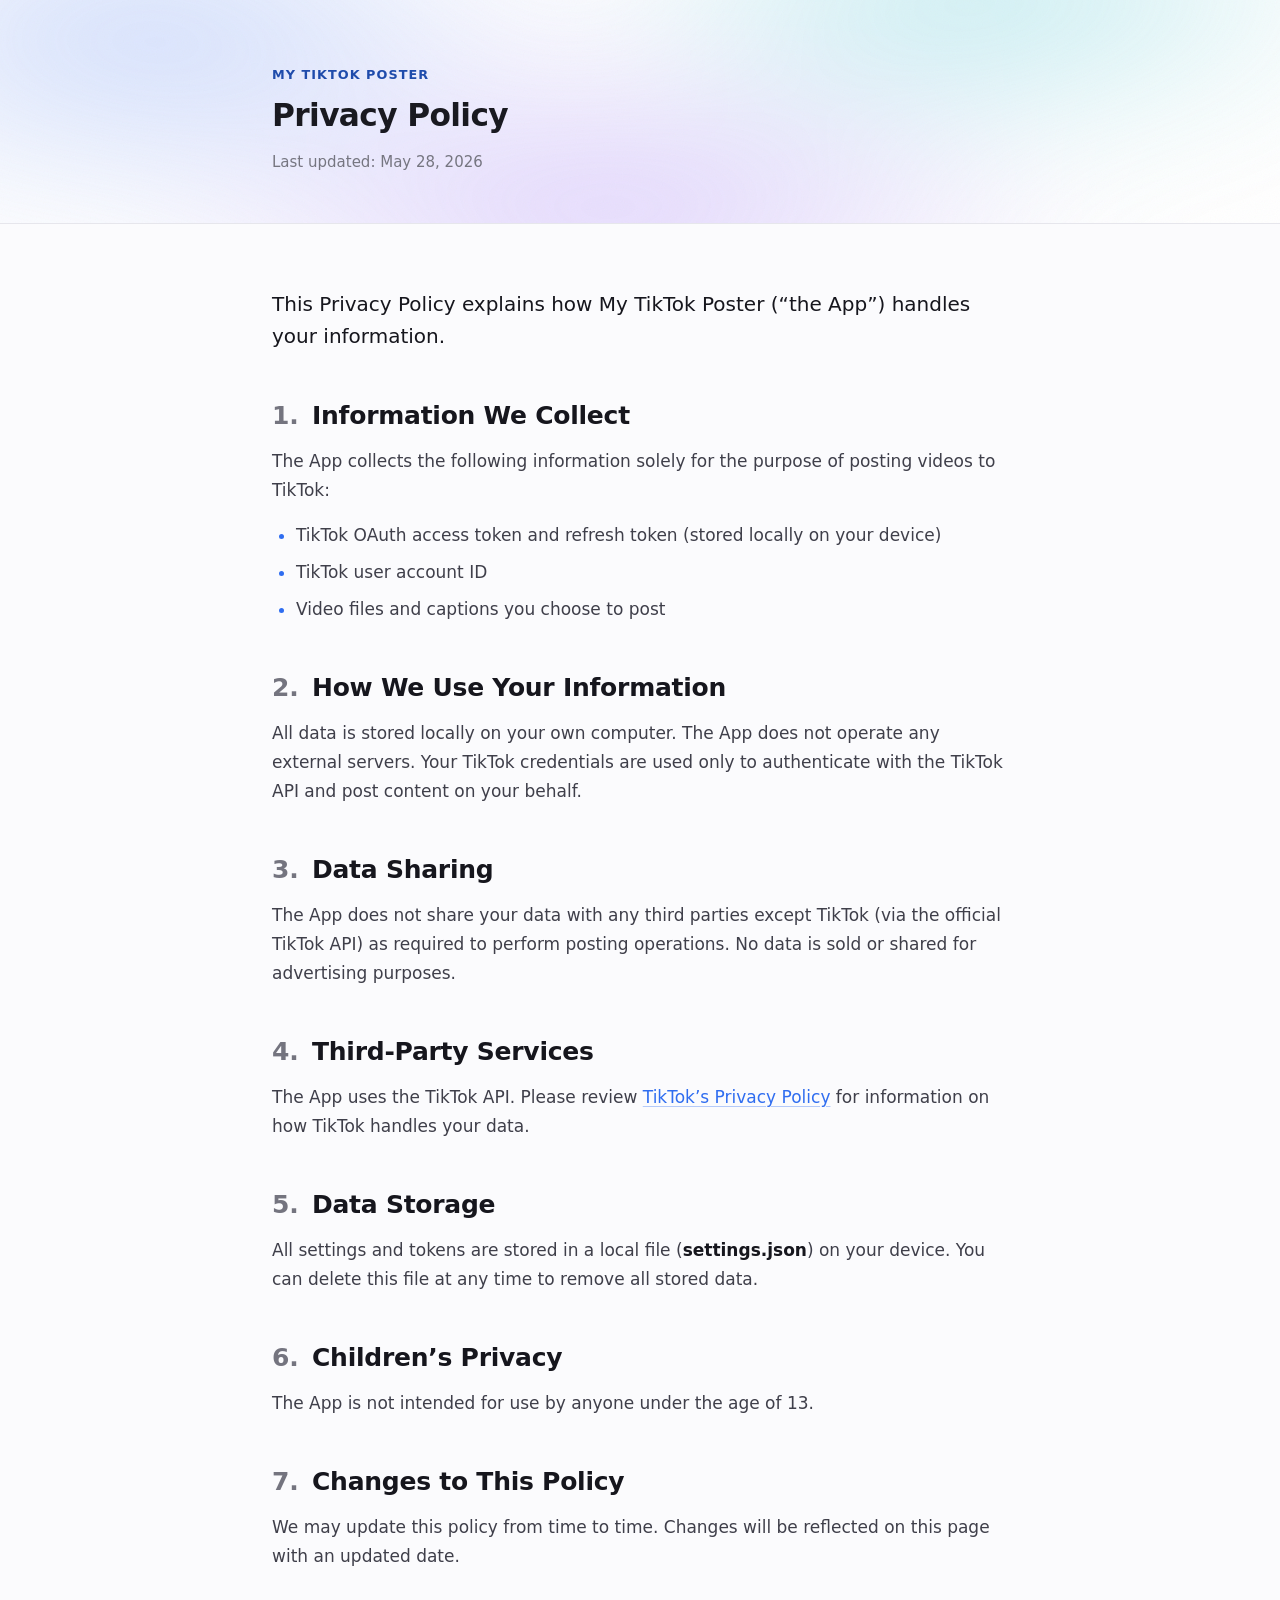
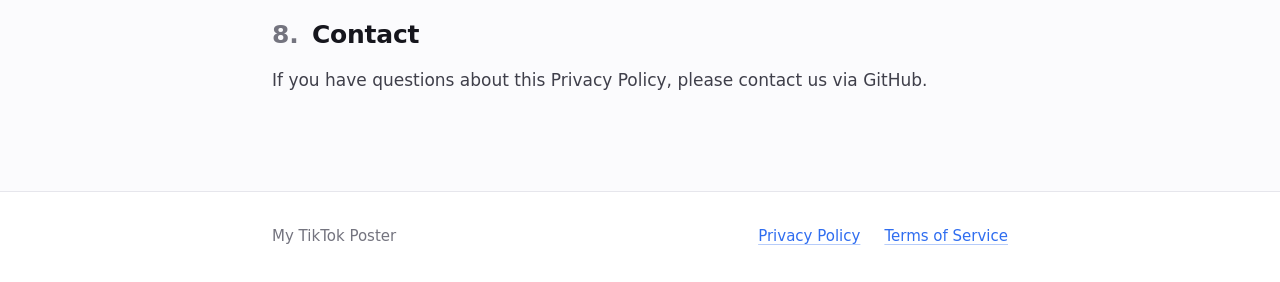
<file: privacy-policy.html>
<!DOCTYPE html>
<html lang="en">
<head>
<meta charset="UTF-8">
<meta name="viewport" content="width=device-width, initial-scale=1.0">
<title>Privacy Policy - My TikTok Poster</title>
<meta name="description" content="How My TikTok Poster handles your information. All data is stored locally on your own device.">
<meta name="color-scheme" content="light dark">
<link rel="stylesheet" href="assets/site.css">
</head>
<body>

<header class="masthead">
  <div class="masthead-inner">
    <p class="eyebrow">My TikTok Poster</p>
    <h1>Privacy Policy</h1>
    <p class="meta">Last updated: May 28, 2026</p>
  </div>
</header>

<main>
  <p class="lede">This Privacy Policy explains how My TikTok Poster (&ldquo;the App&rdquo;) handles your information.</p>

  <section>
    <h2><span class="num">1.</span>Information We Collect</h2>
    <p>The App collects the following information solely for the purpose of posting videos to TikTok:</p>
    <ul>
      <li>TikTok OAuth access token and refresh token (stored locally on your device)</li>
      <li>TikTok user account ID</li>
      <li>Video files and captions you choose to post</li>
    </ul>
  </section>

  <section>
    <h2><span class="num">2.</span>How We Use Your Information</h2>
    <p>All data is stored locally on your own computer. The App does not operate any external servers. Your TikTok credentials are used only to authenticate with the TikTok API and post content on your behalf.</p>
  </section>

  <section>
    <h2><span class="num">3.</span>Data Sharing</h2>
    <p>The App does not share your data with any third parties except TikTok (via the official TikTok API) as required to perform posting operations. No data is sold or shared for advertising purposes.</p>
  </section>

  <section>
    <h2><span class="num">4.</span>Third-Party Services</h2>
    <p>The App uses the TikTok API. Please review <a href="https://www.tiktok.com/legal/privacy-policy" target="_blank" rel="noopener">TikTok&rsquo;s Privacy Policy</a> for information on how TikTok handles your data.</p>
  </section>

  <section>
    <h2><span class="num">5.</span>Data Storage</h2>
    <p>All settings and tokens are stored in a local file (<strong>settings.json</strong>) on your device. You can delete this file at any time to remove all stored data.</p>
  </section>

  <section>
    <h2><span class="num">6.</span>Children&rsquo;s Privacy</h2>
    <p>The App is not intended for use by anyone under the age of 13.</p>
  </section>

  <section>
    <h2><span class="num">7.</span>Changes to This Policy</h2>
    <p>We may update this policy from time to time. Changes will be reflected on this page with an updated date.</p>
  </section>

  <section>
    <h2><span class="num">8.</span>Contact</h2>
    <p>If you have questions about this Privacy Policy, please contact us via GitHub.</p>
  </section>
</main>

<footer>
  <div class="footer-inner">
    <span>My TikTok Poster</span>
    <nav class="footer-nav">
      <a href="privacy-policy.html" aria-current="page">Privacy Policy</a>
      <a href="terms.html">Terms of Service</a>
    </nav>
  </div>
</footer>

</body>
</html>
</file>
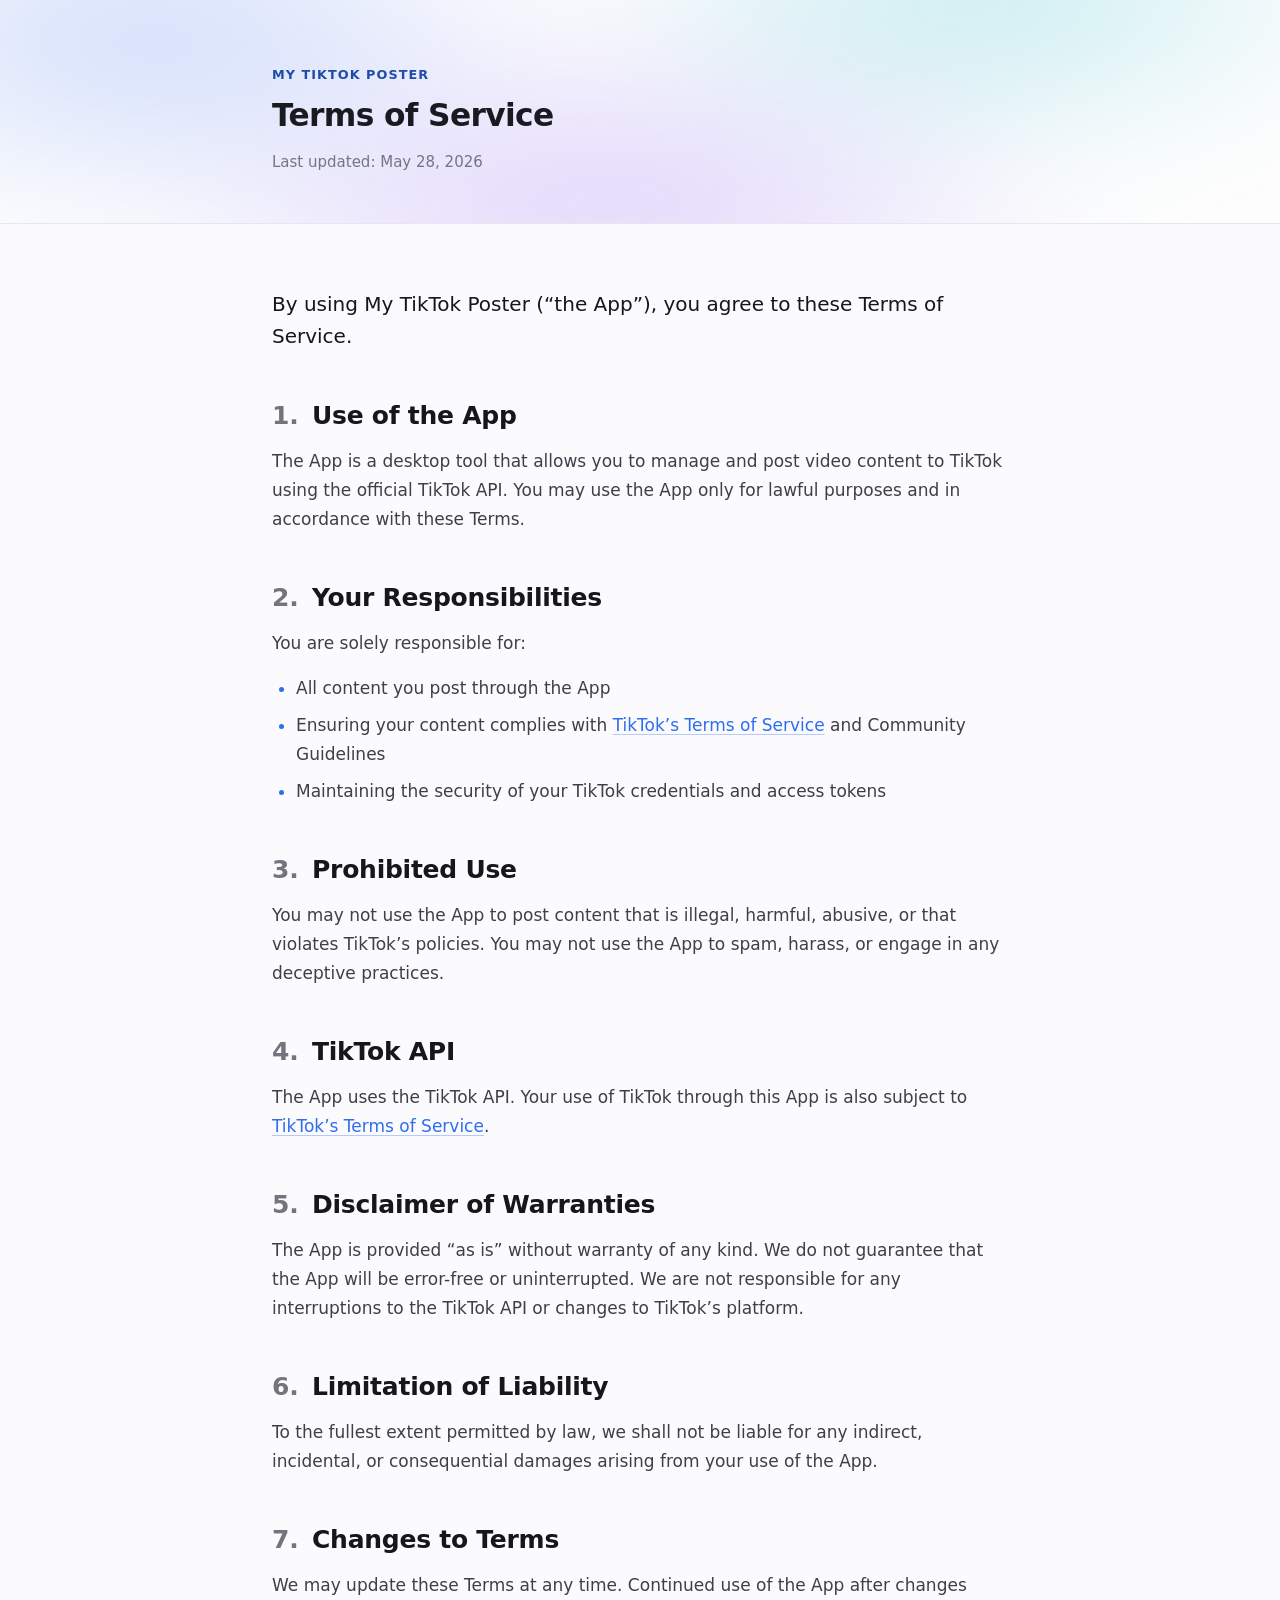
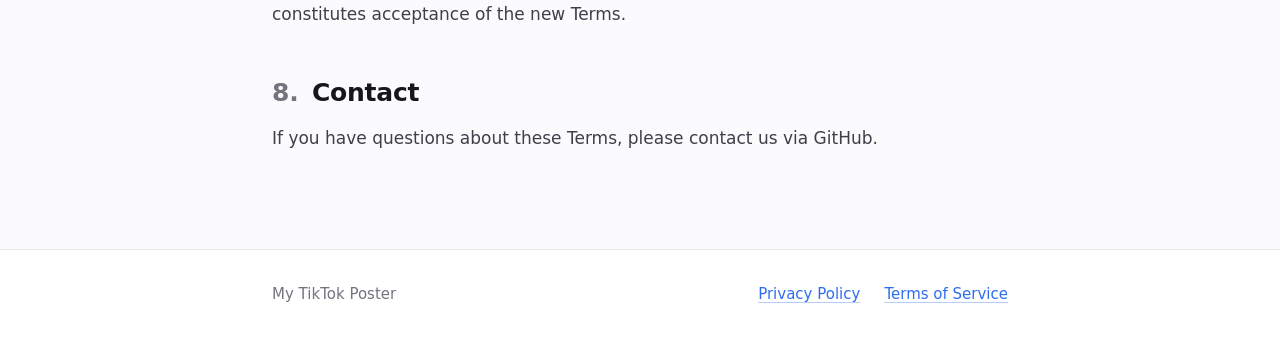
<file: terms.html>
<!DOCTYPE html>
<html lang="en">
<head>
<meta charset="UTF-8">
<meta name="viewport" content="width=device-width, initial-scale=1.0">
<title>Terms of Service - My TikTok Poster</title>
<meta name="description" content="Terms of Service for My TikTok Poster, a desktop tool for posting video content to TikTok via the official TikTok API.">
<meta name="color-scheme" content="light dark">
<link rel="stylesheet" href="assets/site.css">
</head>
<body>

<header class="masthead">
  <div class="masthead-inner">
    <p class="eyebrow">My TikTok Poster</p>
    <h1>Terms of Service</h1>
    <p class="meta">Last updated: May 28, 2026</p>
  </div>
</header>

<main>
  <p class="lede">By using My TikTok Poster (&ldquo;the App&rdquo;), you agree to these Terms of Service.</p>

  <section>
    <h2><span class="num">1.</span>Use of the App</h2>
    <p>The App is a desktop tool that allows you to manage and post video content to TikTok using the official TikTok API. You may use the App only for lawful purposes and in accordance with these Terms.</p>
  </section>

  <section>
    <h2><span class="num">2.</span>Your Responsibilities</h2>
    <p>You are solely responsible for:</p>
    <ul>
      <li>All content you post through the App</li>
      <li>Ensuring your content complies with <a href="https://www.tiktok.com/legal/terms-of-service" target="_blank" rel="noopener">TikTok&rsquo;s Terms of Service</a> and Community Guidelines</li>
      <li>Maintaining the security of your TikTok credentials and access tokens</li>
    </ul>
  </section>

  <section>
    <h2><span class="num">3.</span>Prohibited Use</h2>
    <p>You may not use the App to post content that is illegal, harmful, abusive, or that violates TikTok&rsquo;s policies. You may not use the App to spam, harass, or engage in any deceptive practices.</p>
  </section>

  <section>
    <h2><span class="num">4.</span>TikTok API</h2>
    <p>The App uses the TikTok API. Your use of TikTok through this App is also subject to <a href="https://www.tiktok.com/legal/terms-of-service" target="_blank" rel="noopener">TikTok&rsquo;s Terms of Service</a>.</p>
  </section>

  <section>
    <h2><span class="num">5.</span>Disclaimer of Warranties</h2>
    <p>The App is provided &ldquo;as is&rdquo; without warranty of any kind. We do not guarantee that the App will be error-free or uninterrupted. We are not responsible for any interruptions to the TikTok API or changes to TikTok&rsquo;s platform.</p>
  </section>

  <section>
    <h2><span class="num">6.</span>Limitation of Liability</h2>
    <p>To the fullest extent permitted by law, we shall not be liable for any indirect, incidental, or consequential damages arising from your use of the App.</p>
  </section>

  <section>
    <h2><span class="num">7.</span>Changes to Terms</h2>
    <p>We may update these Terms at any time. Continued use of the App after changes constitutes acceptance of the new Terms.</p>
  </section>

  <section>
    <h2><span class="num">8.</span>Contact</h2>
    <p>If you have questions about these Terms, please contact us via GitHub.</p>
  </section>
</main>

<footer>
  <div class="footer-inner">
    <span>My TikTok Poster</span>
    <nav class="footer-nav">
      <a href="privacy-policy.html">Privacy Policy</a>
      <a href="terms.html" aria-current="page">Terms of Service</a>
    </nav>
  </div>
</footer>

</body>
</html>
</file>
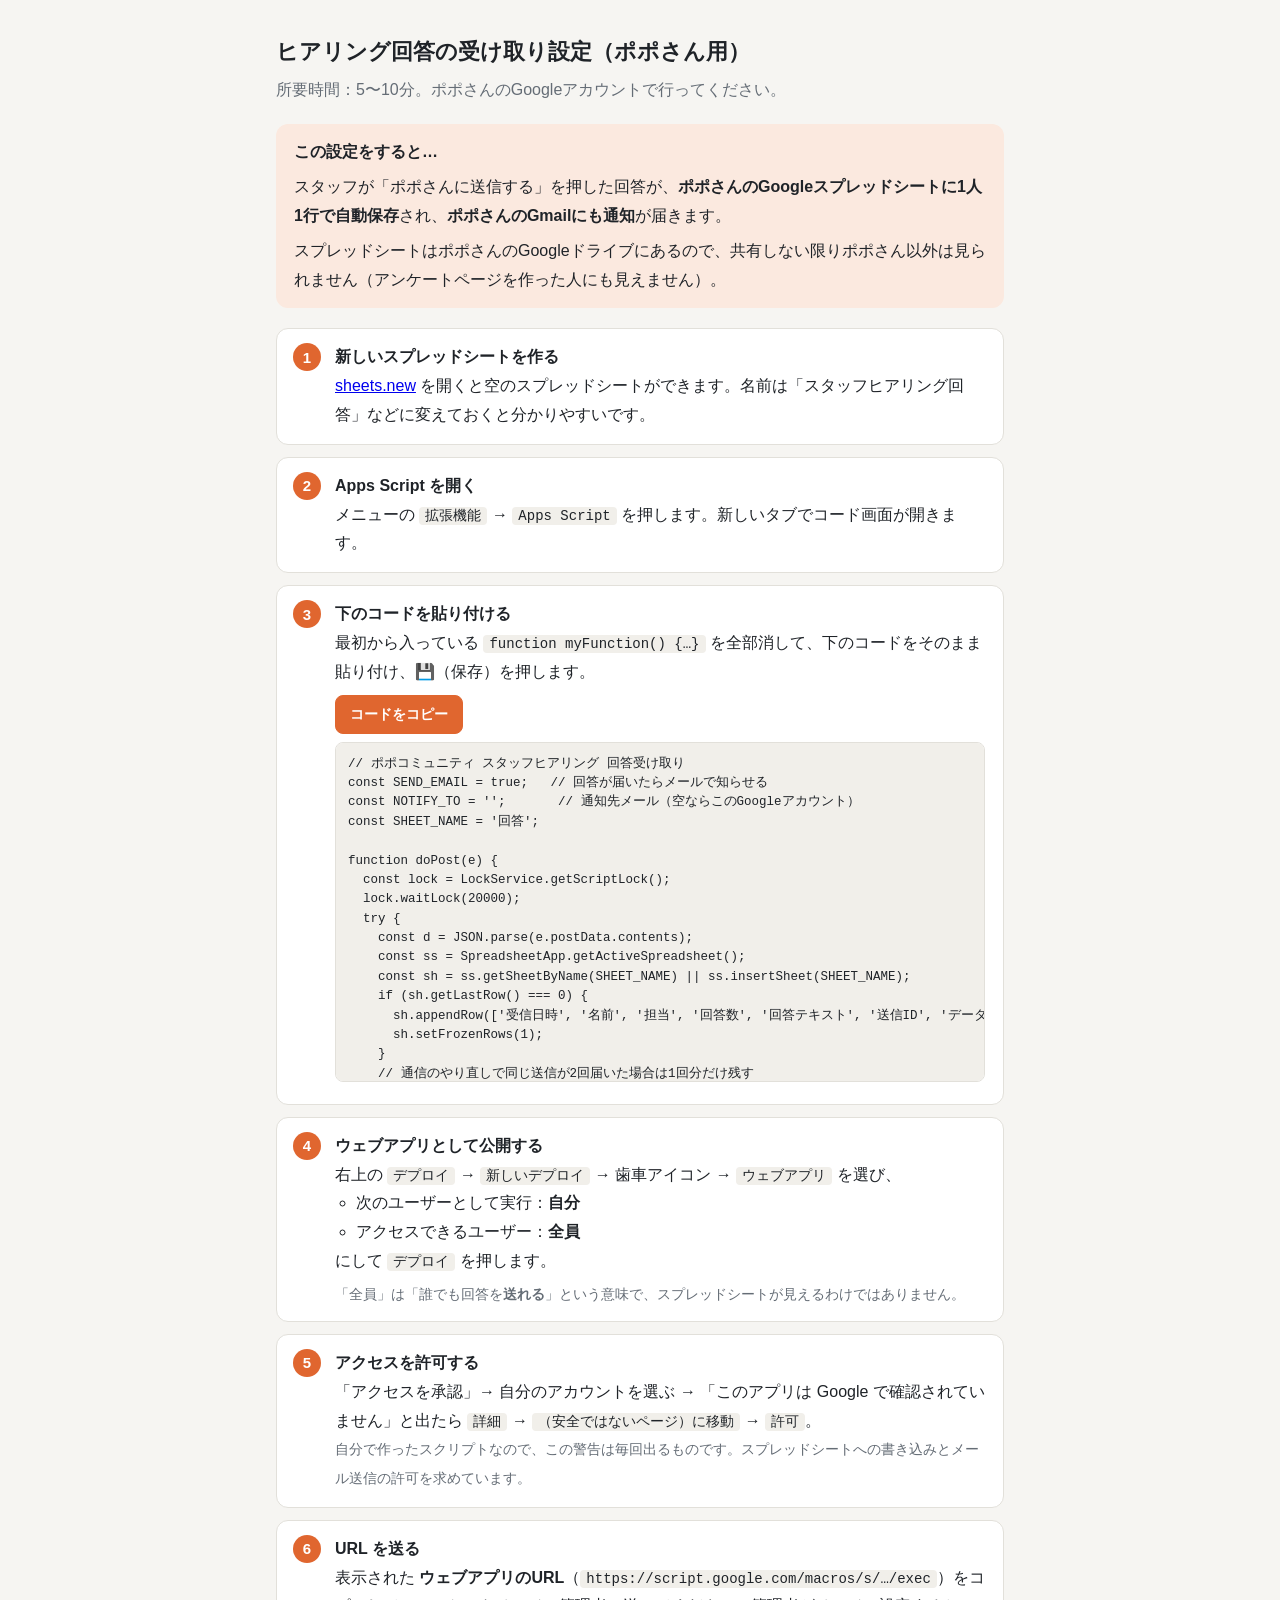
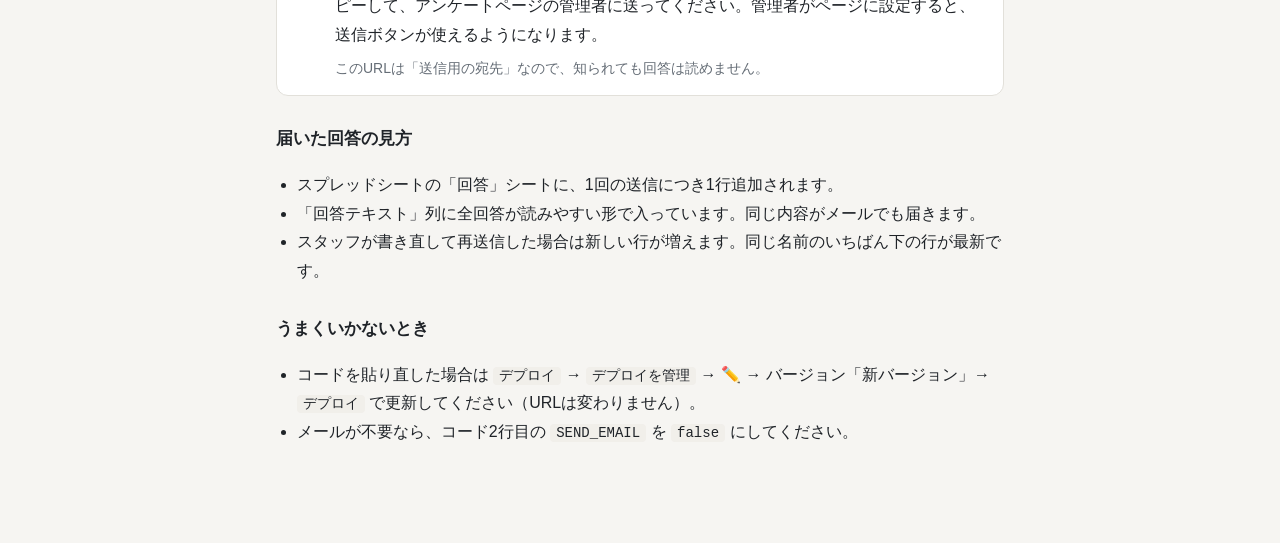
<file: popo-survey/setup.html>
<!DOCTYPE html>
<html lang="ja">
<head>
<meta charset="UTF-8">
<meta name="viewport" content="width=device-width, initial-scale=1.0">
<meta name="robots" content="noindex">
<title>回答受け取り設定</title>
<style>
  :root {
    --bg: #f6f5f2; --card: #ffffff; --text: #1f2328; --muted: #656d76; --line: #e2e0da;
    --accent: #e0662f; --accent-soft: #fbe9df; --code: #f1efea;
  }
  @media (prefers-color-scheme: dark) {
    :root:not([data-theme="light"]) {
      --bg: #17181a; --card: #212226; --text: #e8e6e3; --muted: #9a9ea5; --line: #34363b;
      --accent: #f08a55; --accent-soft: #3a2a21; --code: #1b1c1f;
    }
  }
  :root[data-theme="dark"] {
    --bg: #17181a; --card: #212226; --text: #e8e6e3; --muted: #9a9ea5; --line: #34363b;
    --accent: #f08a55; --accent-soft: #3a2a21; --code: #1b1c1f;
  }
  * { box-sizing: border-box; }
  body {
    margin: 0; background: var(--bg); color: var(--text); line-height: 1.8; font-size: 16px;
    font-family: -apple-system, BlinkMacSystemFont, "Hiragino Sans", "Hiragino Kaku Gothic ProN", "Noto Sans JP", Meiryo, sans-serif;
  }
  .wrap { max-width: 760px; margin: 0 auto; padding: 24px 16px 80px; }
  h1 { font-size: 22px; margin: 8px 0 4px; }
  .sub { color: var(--muted); margin: 0 0 20px; }
  .box { background: var(--accent-soft); border-radius: 12px; padding: 14px 18px; margin-bottom: 20px; }
  .box p { margin: 0 0 6px; } .box p:last-child { margin: 0; }
  ol.steps { list-style: none; counter-reset: s; padding: 0; margin: 0; }
  ol.steps > li {
    counter-increment: s; background: var(--card); border: 1px solid var(--line); border-radius: 12px;
    padding: 14px 18px 14px 58px; margin-bottom: 12px; position: relative;
  }
  ol.steps > li::before {
    content: counter(s); position: absolute; left: 16px; top: 14px; width: 28px; height: 28px; border-radius: 50%;
    background: var(--accent); color: #fff; font-weight: 800; display: grid; place-items: center; font-size: 15px;
  }
  ol.steps b { font-weight: 700; }
  code { background: var(--code); padding: 1px 6px; border-radius: 4px; font-size: 14px; }
  pre {
    background: var(--code); border: 1px solid var(--line); border-radius: 8px; padding: 12px; overflow: auto;
    font-size: 12.5px; line-height: 1.55; max-height: 340px; margin: 8px 0;
  }
  .btn {
    font: inherit; font-size: 14px; padding: 6px 14px; border-radius: 8px; cursor: pointer;
    border: 1px solid var(--accent); background: var(--accent); color: #fff; font-weight: 700;
  }
  .muted { color: var(--muted); font-size: 14px; }
  h2 { font-size: 17px; margin: 28px 0 8px; }
  ul { padding-left: 1.3em; }
</style>
</head>
<body>
<div class="wrap">
  <h1>ヒアリング回答の受け取り設定（ポポさん用）</h1>
  <p class="sub">所要時間：5〜10分。ポポさんのGoogleアカウントで行ってください。</p>

  <div class="box">
    <p><b>この設定をすると…</b></p>
    <p>スタッフが「ポポさんに送信する」を押した回答が、<b>ポポさんのGoogleスプレッドシートに1人1行で自動保存</b>され、<b>ポポさんのGmailにも通知</b>が届きます。</p>
    <p>スプレッドシートはポポさんのGoogleドライブにあるので、共有しない限りポポさん以外は見られません（アンケートページを作った人にも見えません）。</p>
  </div>

  <ol class="steps">
    <li>
      <b>新しいスプレッドシートを作る</b><br>
      <a href="https://sheets.new" target="_blank" rel="noopener">sheets.new</a> を開くと空のスプレッドシートができます。名前は「スタッフヒアリング回答」などに変えておくと分かりやすいです。
    </li>
    <li>
      <b>Apps Script を開く</b><br>
      メニューの <code>拡張機能</code> → <code>Apps Script</code> を押します。新しいタブでコード画面が開きます。
    </li>
    <li>
      <b>下のコードを貼り付ける</b><br>
      最初から入っている <code>function myFunction() {…}</code> を全部消して、下のコードをそのまま貼り付け、💾（保存）を押します。
      <div style="margin-top:8px"><button class="btn" id="copyBtn" type="button">コードをコピー</button> <span class="muted" id="copyMsg"></span></div>
      <pre id="code"></pre>
    </li>
    <li>
      <b>ウェブアプリとして公開する</b><br>
      右上の <code>デプロイ</code> → <code>新しいデプロイ</code> → 歯車アイコン → <code>ウェブアプリ</code> を選び、
      <ul>
        <li>次のユーザーとして実行：<b>自分</b></li>
        <li>アクセスできるユーザー：<b>全員</b></li>
      </ul>
      にして <code>デプロイ</code> を押します。
      <p class="muted" style="margin:6px 0 0">「全員」は「誰でも回答を<b>送れる</b>」という意味で、スプレッドシートが見えるわけではありません。</p>
    </li>
    <li>
      <b>アクセスを許可する</b><br>
      「アクセスを承認」→ 自分のアカウントを選ぶ → 「このアプリは Google で確認されていません」と出たら <code>詳細</code> → <code>（安全ではないページ）に移動</code> → <code>許可</code>。<br>
      <span class="muted">自分で作ったスクリプトなので、この警告は毎回出るものです。スプレッドシートへの書き込みとメール送信の許可を求めています。</span>
    </li>
    <li>
      <b>URL を送る</b><br>
      表示された <b>ウェブアプリのURL</b>（<code>https://script.google.com/macros/s/…/exec</code>）をコピーして、アンケートページの管理者に送ってください。管理者がページに設定すると、送信ボタンが使えるようになります。
      <p class="muted" style="margin:6px 0 0">このURLは「送信用の宛先」なので、知られても回答は読めません。</p>
    </li>
  </ol>

  <h2>届いた回答の見方</h2>
  <ul>
    <li>スプレッドシートの「回答」シートに、1回の送信につき1行追加されます。</li>
    <li>「回答テキスト」列に全回答が読みやすい形で入っています。同じ内容がメールでも届きます。</li>
    <li>スタッフが書き直して再送信した場合は新しい行が増えます。同じ名前のいちばん下の行が最新です。</li>
  </ul>

  <h2>うまくいかないとき</h2>
  <ul>
    <li>コードを貼り直した場合は <code>デプロイ</code> → <code>デプロイを管理</code> → ✏️ → バージョン「新バージョン」→ <code>デプロイ</code> で更新してください（URLは変わりません）。</li>
    <li>メールが不要なら、コード2行目の <code>SEND_EMAIL</code> を <code>false</code> にしてください。</li>
  </ul>
</div>

<script>
var CODE = [
"// ポポコミュニティ スタッフヒアリング 回答受け取り",
"const SEND_EMAIL = true;   // 回答が届いたらメールで知らせる",
"const NOTIFY_TO = '';       // 通知先メール（空ならこのGoogleアカウント）",
"const SHEET_NAME = '回答';",
"",
"function doPost(e) {",
"  const lock = LockService.getScriptLock();",
"  lock.waitLock(20000);",
"  try {",
"    const d = JSON.parse(e.postData.contents);",
"    const ss = SpreadsheetApp.getActiveSpreadsheet();",
"    const sh = ss.getSheetByName(SHEET_NAME) || ss.insertSheet(SHEET_NAME);",
"    if (sh.getLastRow() === 0) {",
"      sh.appendRow(['受信日時', '名前', '担当', '回答数', '回答テキスト', '送信ID', 'データ(JSON)']);",
"      sh.setFrozenRows(1);",
"    }",
"    // 通信のやり直しで同じ送信が2回届いた場合は1回分だけ残す",
"    const last = sh.getLastRow();",
"    const ids = last > 1 ? sh.getRange(2, 6, last - 1, 1).getValues().flat() : [];",
"    if (ids.indexOf(String(d.id)) === -1) {",
"      sh.appendRow([new Date(), safe(d.name), safe(d.role), safe(d.progress),",
"                    safe(d.text), safe(d.id), safe(JSON.stringify(d.answers))]);",
"      if (SEND_EMAIL) {",
"        const to = NOTIFY_TO || Session.getEffectiveUser().getEmail();",
"        MailApp.sendEmail(to, '【スタッフヒアリング】' + String(d.name || '名前なし') + 'さんの回答', String(d.text || ''));",
"      }",
"    }",
"    return json({ ok: true });",
"  } catch (err) {",
"    return json({ ok: false, error: String(err) });",
"  } finally {",
"    lock.releaseLock();",
"  }",
"}",
"",
"// = や + で始まる文字が数式として動かないようにする",
"function safe(v) {",
"  const s = String(v == null ? '' : v).slice(0, 49000);",
"  return /^[=+\\-@]/.test(s) ? \"'\" + s : s;",
"}",
"",
"function json(o) {",
"  return ContentService.createTextOutput(JSON.stringify(o)).setMimeType(ContentService.MimeType.JSON);",
"}"
].join("\n");
document.getElementById("code").textContent = CODE;
document.getElementById("copyBtn").addEventListener("click", function () {
  var msg = document.getElementById("copyMsg");
  function done() { msg.textContent = "コピーしました"; }
  function fallback() {
    var ta = document.createElement("textarea"); ta.value = CODE; document.body.appendChild(ta); ta.select();
    try { document.execCommand("copy"); done(); } catch (e) { msg.textContent = "コードを長押しして選択してください"; }
    ta.remove();
  }
  if (navigator.clipboard && navigator.clipboard.writeText) navigator.clipboard.writeText(CODE).then(done, fallback);
  else fallback();
});
</script>
</body>
</html>
</file>
<file: assets/site.css>
/* ============================================================
   My TikTok Poster — shared stylesheet
   Everything below is driven by two scales (type + space)
   and one accent colour. No arbitrary values.
   ============================================================ */

:root {
  /* --- type scale: 1.25 ratio (major third), 16px base --- */
  --text-xs:   0.80rem;   /* 12.8px */
  --text-sm:   0.9375rem; /* 15px   */
  --text-base: 1.0625rem; /* 17px   */
  --text-lg:   1.25rem;   /* 20px   */
  --text-xl:   1.5625rem; /* 25px   */
  --text-2xl:  1.953rem;  /* 31px   */

  /* --- space scale: multiples of 4px, nothing in between --- */
  --space-1: 0.25rem;
  --space-2: 0.5rem;
  --space-3: 0.75rem;
  --space-4: 1rem;
  --space-6: 1.5rem;
  --space-8: 2rem;
  --space-12: 3rem;
  --space-16: 4rem;
  --space-24: 6rem;

  /* --- radius --- */
  --radius-sm: 6px;
  --radius-md: 10px;
  --radius-lg: 16px;

  /* --- colour: neutrals + exactly one accent --- */
  --bg:           #fbfbfd;
  --surface:      #ffffff;
  --border:       #e6e6ec;
  --text-strong:  #16161d;
  --text:         #3f3f4a;
  --text-muted:   #74747f;
  --accent:       #2f6df0;
  --accent-soft:  #eef3fe;
  --accent-ink:   #1b49ab;

  /* gradient stops for the masthead wash */
  --wash-a: #4f7ff5;
  --wash-b: #19b6c9;
  --wash-c: #8b5cf6;

  /* Line length cap — the single most underrated readability control.
     Deliberately in rem, not ch: `ch` resolves against the *using*
     element's font-size, so a shared `--measure` in ch silently makes
     the small-text footer narrower than the body. rem is root-relative
     and stays identical everywhere. 46rem ~= 68 characters at 17px. */
  --measure: 46rem;
  --font: ui-sans-serif, system-ui, -apple-system, "Segoe UI",
          "Hiragino Sans", "Noto Sans JP", "Yu Gothic UI", sans-serif;
}

@media (prefers-color-scheme: dark) {
  :root:not([data-theme="light"]) {
    --bg:          #0e0e12;
    --surface:     #16161d;
    --border:      #2a2a34;
    --text-strong: #f4f4f7;
    --text:        #c3c3cf;
    --text-muted:  #8b8b98;
    --accent:      #7aa2ff;
    --accent-soft: #1a2340;
    --accent-ink:  #b6cbff;
    --wash-a: #3558bd;
    --wash-b: #0f7f8d;
    --wash-c: #6336c4;
  }
}

:root[data-theme="dark"] {
  --bg:          #0e0e12;
  --surface:     #16161d;
  --border:      #2a2a34;
  --text-strong: #f4f4f7;
  --text:        #c3c3cf;
  --text-muted:  #8b8b98;
  --accent:      #7aa2ff;
  --accent-soft: #1a2340;
  --accent-ink:  #b6cbff;
  --wash-a: #3558bd;
  --wash-b: #0f7f8d;
  --wash-c: #6336c4;
}

/* ---------- reset ---------- */
*, *::before, *::after { box-sizing: border-box; }
html { -webkit-text-size-adjust: 100%; }
body {
  margin: 0;
  background: var(--bg);
  color: var(--text);
  font-family: var(--font);
  font-size: var(--text-base);
  line-height: 1.7;              /* body copy: generous */
  -webkit-font-smoothing: antialiased;
}

/* ---------- masthead ---------- */
.masthead {
  position: relative;
  overflow: hidden;
  border-bottom: 1px solid var(--border);
  background: var(--surface);
  padding: var(--space-16) 0 var(--space-12);
}

/* Blurred colour blobs, interpolated in oklab so the midpoints
   stay saturated instead of going muddy. This is the whole
   "mesh gradient" trick — three blobs and a blur. */
.masthead::before {
  content: "";
  position: absolute;
  inset: -40% -10% auto -10%;
  height: 420px;
  background:
    radial-gradient(40% 60% at 18% 30%, var(--wash-a) 0%, transparent 70%),
    radial-gradient(38% 55% at 72% 18%, var(--wash-b) 0%, transparent 70%),
    radial-gradient(45% 60% at 48% 72%, var(--wash-c) 0%, transparent 70%);
  filter: blur(72px);
  opacity: 0.30;
  pointer-events: none;
}

/* Fine noise over the gradient kills the banding you otherwise
   get across a wide soft wash. ~4% opacity is plenty. */
.masthead::after {
  content: "";
  position: absolute;
  inset: 0;
  pointer-events: none;
  opacity: 0.045;
  background-image: url("data:image/svg+xml,%3Csvg xmlns='http://www.w3.org/2000/svg' width='160' height='160'%3E%3Cfilter id='n'%3E%3CfeTurbulence type='fractalNoise' baseFrequency='0.85' numOctaves='3'/%3E%3C/filter%3E%3Crect width='160' height='160' filter='url(%23n)'/%3E%3C/svg%3E");
}

.masthead > * { position: relative; }

/* Shared measure wrapper. The padding is INSIDE the max-width, so every
   band on the page resolves to the same left edge at every viewport. */
.masthead-inner,
main,
.footer-inner {
  max-width: calc(var(--measure) + var(--space-8));
  margin-inline: auto;
  padding-inline: var(--space-4);
}

.eyebrow {
  margin: 0 0 var(--space-3);
  font-size: var(--text-xs);
  font-weight: 600;
  letter-spacing: 0.08em;
  text-transform: uppercase;
  color: var(--accent-ink);
}

h1 {
  margin: 0;
  font-size: var(--text-2xl);
  line-height: 1.15;             /* headings: tight */
  letter-spacing: -0.02em;       /* large text needs negative tracking */
  font-weight: 680;
  color: var(--text-strong);
}

.meta {
  margin: var(--space-4) 0 0;
  font-size: var(--text-sm);
  color: var(--text-muted);
}

/* ---------- body ---------- */
main {
  margin-block: var(--space-16) var(--space-24);
}

.lede {
  margin: 0 0 var(--space-12);
  font-size: var(--text-lg);
  line-height: 1.6;
  color: var(--text-strong);
}

section + section { margin-top: var(--space-12); }

h2 {
  margin: 0 0 var(--space-4);
  font-size: var(--text-xl);
  line-height: 1.25;
  letter-spacing: -0.01em;
  font-weight: 650;
  color: var(--text-strong);
}

/* The section number sits in the margin so headings stay flush
   left and the numbers read as an index, not as part of the text. */
h2 .num {
  display: inline-block;
  min-width: 1.6em;
  font-variant-numeric: tabular-nums;
  font-weight: 550;
  color: var(--text-muted);
}

p { margin: 0 0 var(--space-4); }
p:last-child { margin-bottom: 0; }

ul {
  margin: 0 0 var(--space-4);
  padding-left: var(--space-6);
}
li { margin-bottom: var(--space-2); }
li::marker { color: var(--accent); }

strong { color: var(--text-strong); font-weight: 620; }

a {
  color: var(--accent);
  text-decoration-color: color-mix(in oklab, var(--accent) 35%, transparent);
  text-underline-offset: 0.18em;
  border-radius: var(--radius-sm);
  transition: text-decoration-color 140ms ease, color 140ms ease;
}
a:hover { text-decoration-color: currentColor; }
a:focus-visible {
  outline: 2px solid var(--accent);
  outline-offset: 3px;
}

/* ---------- callout ---------- */
.note {
  margin: 0 0 var(--space-4);
  padding: var(--space-4) var(--space-6);
  border: 1px solid var(--border);
  border-left: 3px solid var(--accent);
  border-radius: var(--radius-md);
  background: var(--accent-soft);
  color: var(--text-strong);
  font-size: var(--text-sm);
}
.note p:last-child { margin-bottom: 0; }

/* ---------- footer ---------- */
footer {
  border-top: 1px solid var(--border);
  background: var(--surface);
  padding-block: var(--space-8);
}
.footer-inner {
  display: flex;
  flex-wrap: wrap;
  gap: var(--space-4) var(--space-6);
  align-items: baseline;
  justify-content: space-between;
  font-size: var(--text-sm);
  color: var(--text-muted);
}
.footer-nav {
  display: flex;
  flex-wrap: wrap;
  gap: var(--space-6);
}

/* ---------- responsive: one breakpoint, driven by content ---------- */
@media (max-width: 34rem) {
  :root { --text-2xl: 1.6rem; --text-xl: 1.3rem; }
  .masthead { padding-block: var(--space-12) var(--space-8); }
  main { margin-top: var(--space-12); }
}

@media (prefers-reduced-motion: reduce) {
  * { transition: none !important; animation: none !important; }
}
</file>
